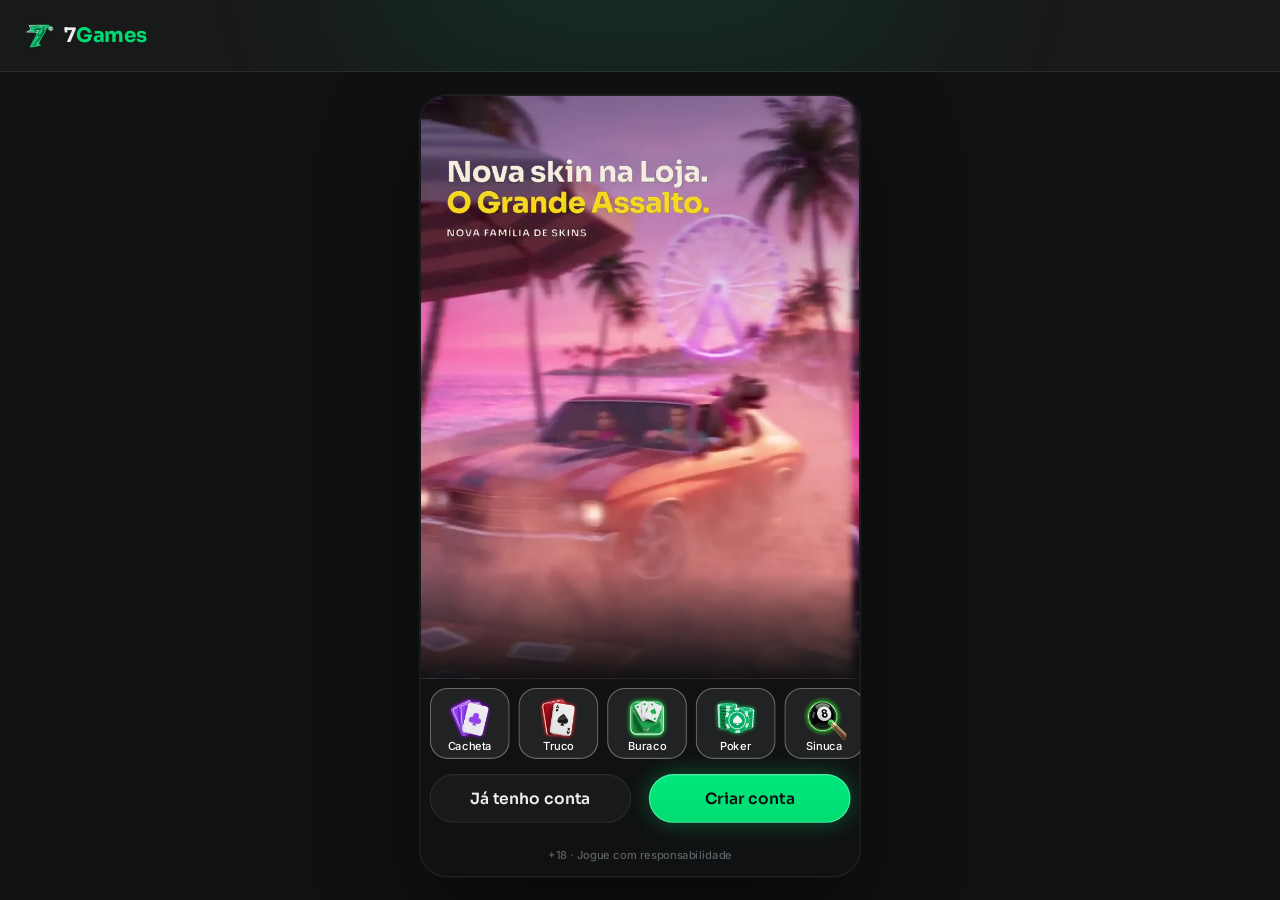
<file: index.html>
<!doctype html>
<html lang="pt-BR">
<head>
<meta charset="utf-8">
<meta name="viewport" content="width=device-width, initial-scale=1, viewport-fit=cover, user-scalable=no">
<meta name="robots" content="noindex, nofollow">
<meta name="theme-color" content="#141e2a">
<meta name="mobile-web-app-capable" content="yes">
<meta name="apple-mobile-web-app-capable" content="yes">
<meta name="apple-mobile-web-app-status-bar-style" content="black-translucent">
<title>7Games · protótipo</title>
<link rel="icon" href="assets/ui/logo_icon.webp">
<link rel="preconnect" href="https://fonts.googleapis.com">
<link rel="preconnect" href="https://fonts.gstatic.com" crossorigin>
<link rel="stylesheet" href="https://fonts.googleapis.com/css2?family=Inter:wght@400;500;600;700&family=Sora:wght@600;700;800&display=swap">
<link rel="stylesheet" href="css/tokens.css?v=7games-11261814">
<link rel="stylesheet" href="css/ui.css?v=7games-11261814">
<link rel="stylesheet" href="css/screens.css?v=7games-11261814">
<link rel="stylesheet" href="css/game.css?v=7games-11261814">
<link rel="stylesheet" href="css/desk.css?v=7games-11261814">
<link rel="stylesheet" href="css/missoes.css?v=7games-11261814">
</head>
<body>
<svg width="0" height="0" style="position:absolute" aria-hidden="true">
  <defs><clipPath id="hexclip" clipPathUnits="objectBoundingBox"><path id="hexpath" d=""/></clipPath></defs>
  <symbol id="s-E" viewBox="0 0 16 20"><path d="M8 0C5 4 0 7.5 0 11.5C0 14 2 16 4.5 16C5.7 16 6.8 15.5 7.5 14.7C7.3 16.6 6.5 18.3 5 20H11C9.5 18.3 8.7 16.6 8.5 14.7C9.2 15.5 10.3 16 11.5 16C14 16 16 14 16 11.5C16 7.5 11 4 8 0Z"/></symbol>
  <symbol id="s-C" viewBox="0 0 20 18.4"><path d="M10 18.35L8.55 17.03C3.4 12.36 0 9.28 0 5.5C0 2.420 2.42 0 5.5 0C7.24 0 8.91 0.81 10 2.09C11.09 0.81 12.76 0 14.5 0C17.58 0 20 2.42 20 5.5C20 9.28 16.6 12.36 11.45 17.04L10 18.35Z"/></symbol>
  <symbol id="s-O" viewBox="0 0 15 20"><path d="M7.5 0L15 10L7.5 20L0 10L7.5 0Z"/></symbol>
  <symbol id="s-P" viewBox="0 0 18 18.5"><path d="M9 0C11.3 0 13.2 1.9 13.2 4.2C13.2 5 13 5.7 12.6 6.3C13 6.2 13.4 6.1 13.8 6.1C16.1 6.1 18 8 18 10.3C18 12.6 16.1 14.5 13.8 14.5C12.5 14.5 11.3 13.9 10.5 12.9C10.7 14.9 11.6 16.8 13.1 18.5H4.9C6.4 16.8 7.3 14.9 7.5 12.9C6.7 13.9 5.5 14.5 4.2 14.5C1.9 14.5 0 12.6 0 10.3C0 8 1.9 6.1 4.2 6.1C4.6 6.1 5 6.2 5.4 6.3C5 5.7 4.8 5 4.8 4.2C4.8 1.9 6.7 0 9 0Z"/></symbol>
  <symbol id="i-copy" viewBox="0 0 448 512"><path d="M208 0H332.1c12.7 0 24.9 5.1 33.9 14.1l67.9 67.9c9 9 14.1 21.2 14.1 33.9V336c0 26.5-21.5 48-48 48H208c-26.5 0-48-21.5-48-48V48c0-26.5 21.5-48 48-48zM48 128h80v64H64V448H256V416h64v48c0 26.5-21.5 48-48 48H48c-26.5 0-48-21.5-48-48V176c0-26.5 21.5-48 48-48z"/></symbol>
  <symbol id="i-share" viewBox="0 0 448 512"><path d="M352 224c53 0 96-43 96-96s-43-96-96-96s-96 43-96 96c0 4 .2 8 .7 11.9l-94.1 47C145.4 170.2 121.9 160 96 160c-53 0-96 43-96 96s43 96 96 96c25.9 0 49.4-10.2 66.6-26.9l94.1 47c-.5 3.9-.7 7.8-.7 11.9c0 53 43 96 96 96s96-43 96-96s-43-96-96-96c-25.9 0-49.4 10.2-66.6 26.9l-94.1-47c.5-3.9 .7-7.8 .7-11.9s-.2-8-.7-11.9l94.1-47C302.6 213.8 326.1 224 352 224z"/></symbol>
  <symbol id="i-wa" viewBox="0 0 448 512"><path d="M380.9 97.1C339 55.1 283.2 32 223.9 32c-122.4 0-222 99.6-222 222 0 39.1 10.2 77.3 29.6 111L0 480l117.7-30.9c32.4 17.7 68.9 27 106.1 27h.1c122.3 0 224.1-99.6 224.1-222 0-59.3-25.2-115-67.1-157zm-157 341.6c-33.2 0-65.7-8.9-94-25.7l-6.7-4-69.8 18.3L72 359.2l-4.4-7c-18.5-29.4-28.2-63.3-28.2-98.2 0-101.7 82.8-184.5 184.6-184.5 49.3 0 95.6 19.2 130.4 54.1 34.8 34.9 56.2 81.2 56.1 130.5 0 101.8-84.9 184.6-186.6 184.6zm101.2-138.2c-5.5-2.8-32.8-16.2-37.9-18-5.1-1.9-8.8-2.8-12.5 2.8-3.7 5.6-14.3 18-17.6 21.8-3.2 3.7-6.5 4.2-12 1.4-32.6-16.3-54-29.1-75.5-66-5.7-9.8 5.7-9.1 16.3-30.3 1.8-3.7.9-6.9-.5-9.7-1.4-2.8-12.5-30.1-17.1-41.2-4.5-10.8-9.1-9.3-12.5-9.5-3.2-.2-6.9-.2-10.6-.2-3.7 0-9.7 1.4-14.8 6.9-5.1 5.6-19.4 19-19.4 46.3 0 27.3 19.9 53.7 22.6 57.4 2.8 3.7 39.1 59.7 94.8 83.8 35.2 15.2 49 16.5 66.6 13.9 10.7-1.6 32.8-13.4 37.4-26.4 4.6-13 4.6-24.1 3.2-26.4-1.3-2.5-5-3.9-10.5-6.6z"/></symbol>
  <symbol id="i-pen" viewBox="0 0 512 512"><path d="M362.7 19.3L314.3 67.7 444.3 197.7l48.4-48.4c25-25 25-65.5 0-90.5L453.3 19.3c-25-25-65.5-25-90.5 0zm-71 71L58.6 323.5c-10.4 10.4-18 23.3-22.2 37.4L1 481.2C-1.5 489.7 .8 498.8 7 505s15.3 8.5 23.7 6.1l120.3-35.4c14.1-4.2 27-11.8 37.4-22.2L421.7 220.3 291.7 90.3z"/></symbol>
  <symbol id="i-plus" viewBox="0 0 448 512"><path d="M256 80c0-17.7-14.3-32-32-32s-32 14.3-32 32v144H48c-17.7 0-32 14.3-32 32s14.3 32 32 32h144v144c0 17.7 14.3 32 32 32s32-14.3 32-32V288h144c17.7 0 32-14.3 32-32s-14.3-32-32-32H256V80z"/></symbol>
  <symbol id="i-chev-l" viewBox="0 0 320 512"><path d="M9.4 233.4c-12.5 12.5-12.5 32.8 0 45.3l192 192c12.5 12.5 32.8 12.5 45.3 0s12.5-32.8 0-45.3L77.3 256 246.6 86.6c12.5-12.5 12.5-32.8 0-45.3s-32.8-12.5-45.3 0l-192 192z"/></symbol>
  <symbol id="i-chev-r" viewBox="0 0 320 512"><path d="M310.6 233.4c12.5 12.5 12.5 32.8 0 45.3l-192 192c-12.5 12.5-32.8 12.5-45.3 0s-12.5-32.8 0-45.3L242.7 256 73.4 86.6c-12.5-12.5-12.5-32.8 0-45.3s32.8-12.5 45.3 0l192 192z"/></symbol>
  <symbol id="i-chev-l-light" viewBox="0 0 320 512"><path d="M20.7 267.3c-6.2-6.2-6.2-16.4 0-22.6l192-192c6.2-6.2 16.4-6.2 22.6 0s6.2 16.4 0 22.6L54.6 256 235.3 436.7c6.2 6.2 6.2 16.4 0 22.6s-16.4 6.2-22.6 0l-192-192z"/></symbol>
  <symbol id="i-chev-r-light" viewBox="0 0 320 512"><path d="M299.3 244.7c6.2 6.2 6.2 16.4 0 22.6l-192 192c-6.2 6.2-16.4 6.2-22.6 0s-6.2-16.4 0-22.6L265.4 256 84.7 75.3c-6.2-6.2-6.2-16.4 0-22.6s16.4-6.2 22.6 0l192 192z"/></symbol>
  <symbol id="i-x" viewBox="0 0 384 512"><path d="M324.5 411.1c6.2 6.2 16.4 6.2 22.6 0s6.2-16.4 0-22.6L214.6 256 347.1 123.5c6.2-6.2 6.2-16.4 0-22.6s-16.4-6.2-22.6 0L192 233.4 59.5 100.9c-6.2-6.2-16.4-6.2-22.6 0s-6.2 16.4 0 22.6L169.4 256 36.9 388.5c-6.2 6.2-6.2 16.4 0 22.6s16.4 6.2 22.6 0L192 278.6 324.5 411.1z"/></symbol>
  <symbol id="i-search" viewBox="0 0 512 512"><path d="M384 208A176 176 0 1 0 32 208a176 176 0 1 0 352 0zM343.3 366C307 397.2 259.7 416 208 416C93.1 416 0 322.9 0 208S93.1 0 208 0S416 93.1 416 208c0 51.7-18.8 99-50 135.3L507.3 484.7c6.2 6.2 6.2 16.4 0 22.6s-16.4 6.2-22.6 0L343.3 366z"/></symbol>
  <symbol id="i-check" viewBox="0 0 512 512"><path d="M256 512A256 256 0 1 0 256 0a256 256 0 1 0 0 512zM369 209L241 337c-9.4 9.4-24.6 9.4-33.9 0l-64-64c-9.4-9.4-9.4-24.6 0-33.9s24.6-9.4 33.9 0l47 47L335 175c9.4-9.4 24.6-9.4 33.9 0s9.4 24.6 0 33.9z"/></symbol>
  <symbol id="i-eye" viewBox="0 0 576 512"><path d="M288 32c-80.8 0-145.5 36.8-192.6 80.6C48.6 156 17.3 208 2.5 243.7c-3.3 7.9-3.3 16.7 0 24.6C17.3 304 48.6 356 95.4 399.4C142.5 443.2 207.2 480 288 480s145.5-36.8 192.6-80.6c46.8-43.5 78.1-95.4 93-131.1c3.3-7.9 3.3-16.7 0-24.6c-14.9-35.7-46.2-87.7-93-131.1C433.5 68.8 368.8 32 288 32zM144 256a144 144 0 1 1 288 0 144 144 0 1 1 -288 0zm144-64c0 35.3-28.7 64-64 64c-7.1 0-13.9-1.2-20.3-3.3c-5.5-1.8-11.9 1.6-11.7 7.4c.3 6.9 1.3 13.8 3.2 20.7c13.7 51.2 66.4 81.6 117.6 67.9s81.6-66.4 67.9-117.6c-11.1-41.5-47.8-69.4-88.6-71.1c-5.8-.2-9.2 6.1-7.4 11.7c2.1 6.4 3.3 13.2 3.3 20.3z"/></symbol>
  <symbol id="i-send" viewBox="0 0 512 512"><path d="M498.1 5.6c10.1 7 15.4 19.1 13.5 31.2l-64 416c-1.5 9.7-7.4 18.2-16 23s-18.9 5.4-28 1.6L284 427.7l-68.5 74.1c-8.9 9.7-22.9 12.9-35.2 8.1S160 493.2 160 480V396.4c0-4 1.5-7.8 4.2-10.7L331.8 202.8c5.8-6.3 5.6-16-.4-22s-15.7-6.4-22-.7L106 360.8 17.7 316.6C7.1 311.3 .3 300.7 0 288.9s5.9-22.8 16.1-28.7l448-256c10.7-6.1 23.9-5.5 34 1.4z"/></symbol>
  <symbol id="i-star" viewBox="0 0 576 512"><path d="M316.9 18C311.6 7 300.4 0 288.1 0s-23.4 7-28.8 18L195 150.3 51.4 171.5c-12 1.8-22 10.2-25.7 21.7s-.7 24.2 7.9 32.7L137.8 329 113.2 474.7c-2 12 3 24.2 12.9 31.3s23 8 33.8 2.3l128.3-68.5 128.3 68.5c10.8 5.7 23.9 4.9 33.8-2.3s14.9-19.3 12.9-31.3L438.5 329 542.7 225.9c8.6-8.5 11.7-21.2 7.9-32.7s-13.7-19.9-25.7-21.7L381.2 150.3 316.9 18z"/></symbol>
  <symbol id="i-star-o" viewBox="0 0 576 512"><path d="M287.9 0c9.2 0 17.6 5.2 21.6 13.5l68.6 141.3 153.2 22.6c9 1.3 16.5 7.6 19.3 16.3s.5 18.1-5.9 24.5L433.6 328.4l26.2 155.6c1.5 9-2.2 18.1-9.7 23.5s-17.3 6-25.3 1.7l-137-73.2L151 509.1c-8.1 4.3-17.9 3.7-25.3-1.7s-11.2-14.5-9.7-23.5l26.2-155.6L31.1 218.2c-6.5-6.4-8.7-15.9-5.9-24.5s10.3-14.9 19.3-16.3l153.2-22.6L266.3 13.5C270.4 5.2 278.7 0 287.9 0zm0 79L235.4 187.2c-3.5 7.1-10.2 12.1-18.1 13.3L99 217.9 184.9 303c5.5 5.5 8.1 13.3 6.8 21L171.4 443.7l105.2-56.2c7.1-3.8 15.6-3.7 22.6 0l105.2 56.2L384.2 324.1c-1.3-7.7 1.2-15.5 6.8-21l85.9-85.1L358.6 200.5c-7.8-1.2-14.6-6.1-18.1-13.3L287.9 79z"/></symbol>
</svg>

<!-- desktop (js/desk.js): header largo, menu e chat ao vivo em volta da coluna 9:16 -->
<header class="dkh" id="dkh"></header>
<aside class="dkl" id="dkl" aria-label="Menu"></aside>
<aside class="dkr" id="dkr" aria-label="Chat ao vivo"></aside>

<div class="stage-wrap"><div class="phone" id="phone">
  <div class="status" aria-hidden="true"><span>9:41</span><span class="island"></span>
    <span class="icons"><svg width="18" height="12" viewBox="0 0 18 12" fill="#fff"><rect x="0" y="8" width="3" height="4" rx="1"/><rect x="5" y="5.5" width="3" height="6.5" rx="1"/><rect x="10" y="3" width="3" height="9" rx="1"/><rect x="15" y="0" width="3" height="12" rx="1"/></svg><svg width="16" height="12" viewBox="0 0 16 12" fill="#fff"><path d="M8 2.2c2.3 0 4.4.9 6 2.4l1.1-1.1A10 10 0 0 0 8 .6 10 10 0 0 0 .9 3.5L2 4.6a8.4 8.4 0 0 1 6-2.4zm0 3.3c1.4 0 2.7.5 3.7 1.4l1.1-1.1A7 7 0 0 0 8 3.9a7 7 0 0 0-4.8 1.9l1.1 1.1c1-.9 2.3-1.4 3.7-1.4zm0 3.3c.6 0 1.1.2 1.5.6L8 11 6.5 9.4c.4-.4.9-.6 1.5-.6z"/></svg><svg width="27" height="13" viewBox="0 0 27 13" fill="none"><rect x=".5" y=".5" width="23" height="12" rx="3.5" stroke="#fff" opacity=".4"/><rect x="2" y="2" width="20" height="9" rx="2" fill="#fff"/><rect x="25" y="4.5" width="1.6" height="4" rx=".8" fill="#fff" opacity=".4"/></svg></span>
  </div>
  <div class="app" id="app">
    <!-- telas do app (renderizadas pelo js/screens.js) -->
    <section class="scr" id="view"></section>

    <!-- tela de jogo: os motores (js/games.js) desenham dentro dela -->
    <section class="scr game-scr" id="scr-game" hidden>
      <header class="hud" id="hud"></header>
      <div class="jogo" id="jogo"><div class="board" id="board"></div></div>
      <nav class="mnav" id="mnav">
        <button data-g="voltar"><span class="back"><svg><use href="#i-chev-l-light"/></svg></span><span>Voltar</span></button>
        <button data-g="chat"><img class="ic" src="assets/icons/chat.webp" alt=""><span>Chat</span></button>
        <button data-g="mesa"><img class="ic" src="assets/icons/friends.webp" alt=""><span>Mesa</span></button>
        <button data-g="voz"><img class="ic" id="micIco" src="assets/icons/microphone-off.webp" alt=""><span>Voz</span></button>
        <button data-g="ajustes"><img class="ic" src="assets/icons/gear.webp" alt=""><span>Ajustes</span></button>
      </nav>
    </section>

    <div class="toast" id="toast"><span class="hint-pill" id="toastTxt"></span></div>
    <div id="sheet"></div>
    <div id="overlay"></div>
  </div>
</div></div>

<script src="js/core.js?v=7games-11261814"></script>
<script src="js/ui.js?v=7games-11261814"></script>
<script src="js/screens.js?v=7games-11261814"></script>
<script src="js/loja.js?v=7games-11261814"></script>
<script src="js/social.js?v=7games-11261814"></script>
<script src="js/torneios.js?v=7games-11261814"></script>
<script src="js/sala.js?v=7games-11261814"></script>
<script src="js/missoes.js?v=7games-11261814"></script>
<script src="js/games.js?v=7games-11261814"></script>
<script src="js/sinuca.js?v=7games-11261814"></script>
<script src="js/desk.js?v=7games-11261814"></script>
<script src="js/boot.js?v=7games-11261814"></script>
</body>
</html>
</file>
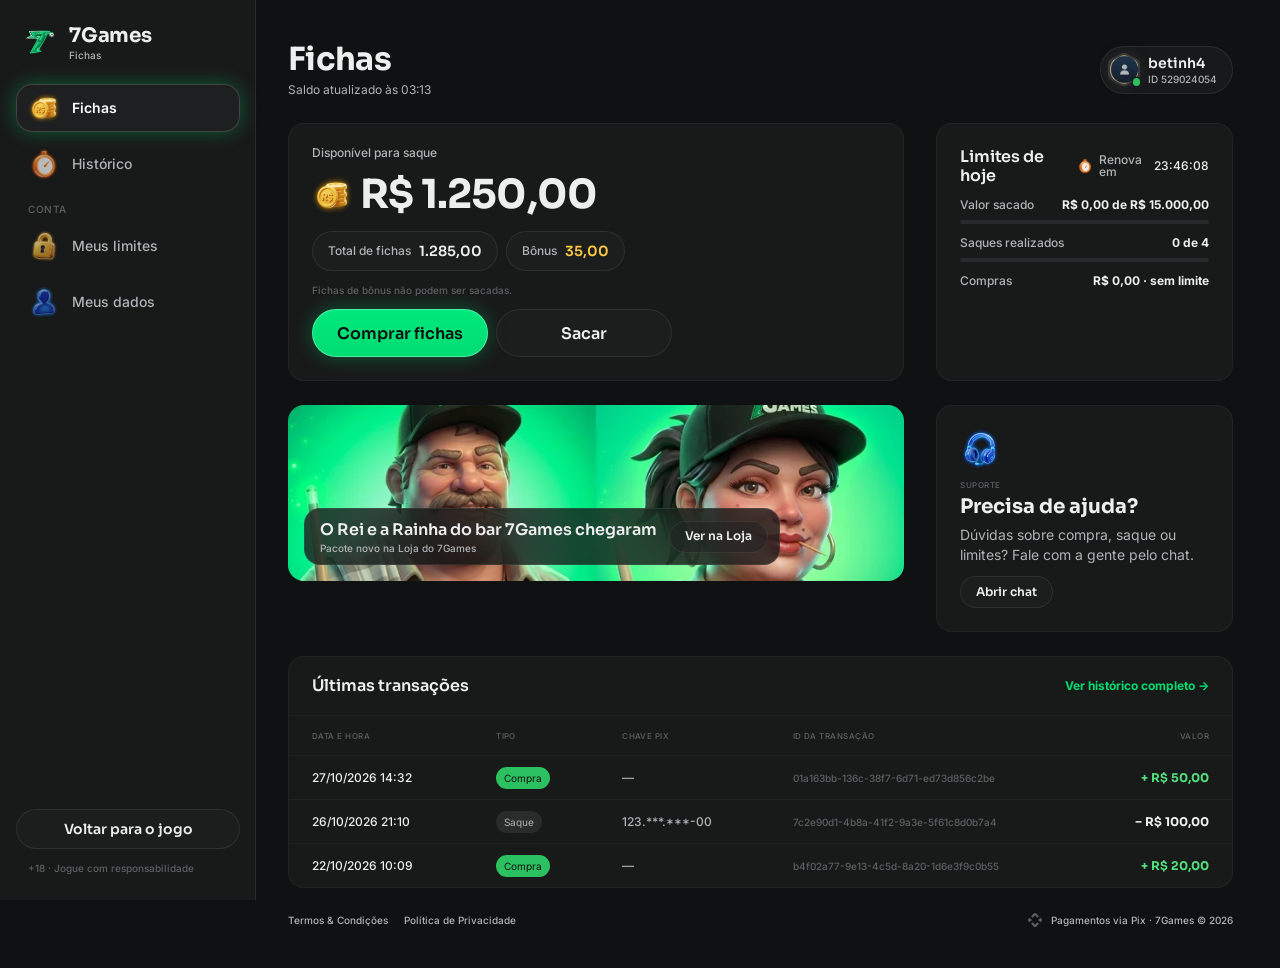
<file: fichas/index.html>
<!doctype html>
<html lang="pt-BR">
<head>
<meta charset="utf-8">
<meta name="viewport" content="width=device-width, initial-scale=1, viewport-fit=cover">
<meta name="robots" content="noindex, nofollow">
<meta name="theme-color" content="#101112">
<title>Fichas · 7Games</title>
<link rel="icon" href="../assets/ui/logo_icon.webp">
<link rel="preconnect" href="https://fonts.googleapis.com">
<link rel="preconnect" href="https://fonts.gstatic.com" crossorigin>
<link rel="stylesheet" href="https://fonts.googleapis.com/css2?family=Inter:wght@400;500;600;700&family=Sora:wght@600;700;800&display=swap">
<link rel="stylesheet" href="../css/tokens.css?v=20261119a">
<link rel="stylesheet" href="../css/ui.css?v=20261119a">
<link rel="stylesheet" href="fichas.css?v=20261119a">
</head>
<body>
<svg width="0" height="0" style="position:absolute" aria-hidden="true">
  <defs><clipPath id="hexclip" clipPathUnits="objectBoundingBox"><path id="hexpath" d=""/></clipPath></defs>
  <symbol id="i-chev-l-light" viewBox="0 0 320 512"><path d="M20.7 267.3c-6.2-6.2-6.2-16.4 0-22.6l192-192c6.2-6.2 16.4-6.2 22.6 0s6.2 16.4 0 22.6L54.6 256 235.3 436.7c6.2 6.2 6.2 16.4 0 22.6s-16.4 6.2-22.6 0l-192-192z"/></symbol>
  <symbol id="i-x" viewBox="0 0 384 512"><path d="M324.5 411.1c6.2 6.2 16.4 6.2 22.6 0s6.2-16.4 0-22.6L214.6 256 347.1 123.5c6.2-6.2 6.2-16.4 0-22.6s-16.4-6.2-22.6 0L192 233.4 59.5 100.9c-6.2-6.2-16.4-6.2-22.6 0s-6.2 16.4 0 22.6L169.4 256 36.9 388.5c-6.2 6.2-6.2 16.4 0 22.6s16.4 6.2 22.6 0L192 278.6 324.5 411.1z"/></symbol>
  <symbol id="i-check" viewBox="0 0 448 512"><path d="M438.6 105.4c12.5 12.5 12.5 32.8 0 45.3l-256 256c-12.5 12.5-32.8 12.5-45.3 0l-128-128c-12.5-12.5-12.5-32.8 0-45.3s32.8-12.5 45.3 0L160 338.7 393.4 105.4c12.5-12.5 32.8-12.5 45.3 0z"/></symbol>
  <symbol id="i-copy" viewBox="0 0 448 512"><path d="M208 0H332.1c12.7 0 24.9 5.1 33.9 14.1l67.9 67.9c9 9 14.1 21.2 14.1 33.9V336c0 26.5-21.5 48-48 48H208c-26.5 0-48-21.5-48-48V48c0-26.5 21.5-48 48-48zM48 128h80v64H64V448H256V416h64v48c0 26.5-21.5 48-48 48H48c-26.5 0-48-21.5-48-48V176c0-26.5 21.5-48 48-48z"/></symbol>
  <symbol id="i-pix" viewBox="0 0 24 24"><path d="M6.1 6.3 10.1 2.3a2.7 2.7 0 0 1 3.8 0l4 4-2.3 2.3-2.9-2.9a1 1 0 0 0-1.4 0L8.4 8.6 6.1 6.3zm11.8 11.4-4 4a2.7 2.7 0 0 1-3.8 0l-4-4 2.3-2.3 2.9 2.9a1 1 0 0 0 1.4 0l2.9-2.9 2.3 2.3zM2.3 10.1l1.6-1.6L7.4 12l-3.5 3.5-1.6-1.6a2.7 2.7 0 0 1 0-3.8zm19.4 0a2.7 2.7 0 0 1 0 3.8l-1.6 1.6-3.5-3.5 3.5-3.5 1.6 1.6z"/></symbol>
</svg>

<div class="fx">
  <aside class="side" id="side" aria-label="Menu"></aside>
  <div class="main">
    <header class="mtop" id="mtop"></header>
    <main class="page" id="page"></main>
    <footer class="foot" id="foot"></footer>
  </div>
</div>
<div class="veil" id="veil" hidden><section class="drawer" id="drawer" role="dialog" aria-modal="true"></section></div>
<div class="toast" id="toast"><span class="hint-pill" id="toastTxt"></span></div>

<script src="fichas.js?v=20261119a"></script>
</body>
</html>
</file>
<file: css/tokens.css>
/* 7Games · tokens do DS EstrelaGames (Rjx31bgpOt4m1U8DVKyWtd · modo 7Games), valores resolvidos 1:1 */
:root{
  color-scheme: dark;
  /* background */
  --bg-default:#101112; --bg-subtle:#181919; --bg-strong:#212223; --bg-raised:#28292a; --bg-inset:#010101; --bg-highlight:#ffffff14; --bg-chrome:#181919; --bg-divider:#28292a; --bg-band:#00000052;
  --bga-default-50:#10111280; --bga-default-75:#101112bf; --bga-subtle-50:#18191980; --bga-subtle-75:#181919bf;
  --bga-strong-25:#21222340; --bga-strong-50:#21222380; --bga-strong-75:#212223bf;
  --bga-secondary-16:#00dc7229; --bga-secondary-32:#00dc7252; --bga-accent-12:#ffc8411f;
  /* border */
  --border-muted:#ffffff14; --border-default:#212223; --border-strong:#383a3b; --border-focus:#00e87d;
  --border-hl-top:#ffffff29; --border-gold-top:#a7f5bfe5; --border-gold-bottom:#00e87d5c;
  /* text */
  --text-default:#edeeee; --text-muted:#b0b4b6; --text-link:#00dc72; --text-subtle:#5d6062; --text-disabled:#454849;
  --text-brand:#00dc72; --text-success:#52de7e; --text-error:#ff6b6e; --text-prize:#ffc841;
  --text-on-color:#ffffff; --text-on-color-muted:#ffffffd9; --text-on-color-subtle:#ffffffb2; --text-on-light:#101112;
  /* system */
  --sys-info:#0ef387; --sys-success:#2cc160; --sys-success-strong:#8cf0a9; --sys-warning:#ffbe2e; --sys-error:#ef4452;
  --sysa-success-25:#2cc16040; --sysa-error-25:#ef445240; --sysa-info-25:#3b74f540;
  --notification-error:#ef4452;
  /* effects */
  --hl-subtle:#ffffff29; --hl:#ffffff52; --hl-strong:#ffffff7a;
  --shadow-faint:#0000001f; --shadow-subtle:#0000003d; --shadow:#00000066; --shadow-strong:#00000080;
  --glow-info:#00e87d52; --glow-accent:#ffbe2e52; --glow-success:#52de7ea3; --glow-gold:#00dc7252; --glow-blue:#00dc72; --glow-red:#ff6b6e;
  /* surfaces */
  --surface-card-top:#181919; --surface-card-bottom:#101112; --surface-elevated-top:#28292a; --surface-elevated-bottom:#181919;
  /* buttons */
  --btn-primary-top:#00e87d; --btn-primary-bg:#1a7f48; --btn-secondary-border:#0ef387;
  --btn-disabled-top:#28292a; --btn-disabled-bg:#28292a; --btn-disabled-text:#454849;
  /* tabs */
  --tab-default-text:#b0b4b6; --tab-container:#212223; --input-border:#212223;
  --tab-padrao:#00e87d; --tab-padrao-tint:#00e87d3d; --tab-rosa:#e93d82; --tab-rosa-tint:#e93d823d;
  /* games */
  --game-truco:#e5484d; --game-paulista:#3b74f5; --game-cacheta:#8752f2; --game-tranca:#2cc160; --game-buraco:#1f9a4a;
  --game-poker:#0fa968; --game-sinuca:#2fa35a; --game-todos:#0ef387; --game-domino:#14b8a6; --game-dama:#f76b15; --game-xadrez:#5b6cff;
  --game-paulista-tint:#3b74f53d; --game-truco-tint:#e5484d3d; --game-cacheta-tint:#8752f23d; --game-buraco-tint:#1f9a4a3d; --game-poker-tint:#0fa9683d; --game-sinuca-tint:#2fa35a3d;
  /* crew */
  --crew-engenheiro:#4fb3ff; --crew-comandante:#f5c542; --crew-piloto:#ff5a36; --crew-navegador:#e86bff; --crew-explorador:#4dffb8;
  --crew-bar:#ff9f43; --crew-reis:#34d399; --crew-nobru:#3d8bff; --crew-inhui:#ff4fb0;
  /* famílias da página Skins (mesma cor da chamada do Truco) */
  --crew-laje:#ff7f50; --crew-portaria:#3ddc84; --crew-live:#b45cff; --crew-feira:#ffa62b; --crew-navalha:#ff4fb0; --crew-varzea:#5be37d; --crew-oficina:#3db8ff; --crew-posto:#ff3b4a; --crew-fliper:#a45cff; --crew-grau:#4fa3ff; --crew-palpite:#f2b233; --crew-assalto:#ff4fa3;
  /* stake / table */
  --stake-padrao-top:#145a32; --stake-padrao-bottom:#102e1b; --stake-iniciante-top:#1f9a4a; --stake-iniciante-bottom:#1f502c;
  --table-card-top:#1f5a4a; --table-card-bottom:#0f2e2a; --table-stake:#ffc841;
  --plus-bg:#52de7e; --plus-icon:#101112;
  --btn-success-top:#52de7e; --btn-success-bg:#1f9a4a; /* DS button-glass ☰ Type=Success (Comprar) */
  /* cards */
  --card-face:#ffffff; --card-border:#9ea2a4; --suit-red:#c72c3d; --suit-black:#141922; --back-top:#196b3d; --back-bottom:#093d20;
  /* seat timer */
  --seat-timer-track:#ffffff1f; --seat-timer:#0ef387;
  /* type */
  --f-display:"Sora", "Inter", system-ui, sans-serif;
  --f-ui:"Inter", system-ui, -apple-system, sans-serif;
  --f-call:"Industry", "Sora", sans-serif;
  /* marca · 7Games (sobrescreve) */
  --back-top:#1a7f48; --back-bottom:#102e1b; --btn-primary-text:#101112; --btn-primary-bg:#00dc72; --crew-nobru:#0EF387; --crew-inhui:#0EF387; --crew-rainha7games:#00DC72;
}
/* estilos de texto do DS */
.t-d3xl{font:700 64px/1.2 var(--f-display);letter-spacing:-.02em}
.t-d2xl{font:700 48px/1.2 var(--f-display);letter-spacing:-.02em}
.t-dxl{font:700 40px/1.2 var(--f-display);letter-spacing:-.02em}
.t-dl{font:700 32px/1.2 var(--f-display);letter-spacing:-.02em}
.t-dm{font:700 24px/1.2 var(--f-display);letter-spacing:-.01em}
.t-ds{font:700 20px/1.2 var(--f-display);letter-spacing:-.01em}
.t-dxs{font:600 16px/1.2 var(--f-display)}
.t-d2xs{font:600 14px/1.2 var(--f-display)}
.t-d3xs{font:600 12px/1.2 var(--f-display)}
.t-hm{font:700 20px/1.2 var(--f-ui)}
.t-ll{font:500 16px/1 var(--f-ui)} .t-lm{font:500 14px/1 var(--f-ui)} .t-ls{font:500 12px/1 var(--f-ui)} .t-lxs{font:500 10px/1 var(--f-ui)} .t-l2xs{font:500 8px/1 var(--f-ui)}
.t-link{font:700 12px/1.5 var(--f-ui)}
.t-p2xl{font:400 20px/1.5 var(--f-ui)} .t-pm{font:400 14px/1.5 var(--f-ui)} .t-ps{font:400 12px/1.5 var(--f-ui)}
</file>
<file: css/ui.css>
/* EstrelaGames · base + componentes do DS (Apple Gamer Style · Glass). Medidas 1:1 com o Figma (frame 375). */
*{box-sizing:border-box}
html,body{height:100%;margin:0}
body{background:#05080c;color:var(--text-default);font-family:var(--f-ui);-webkit-font-smoothing:antialiased;overflow:hidden;-webkit-text-size-adjust:100%}
button{font:inherit;color:inherit;border:0;background:none;padding:0;margin:0;cursor:pointer;-webkit-tap-highlight-color:transparent;text-align:inherit}
button:focus-visible,[role="button"]:focus-visible{outline:2px solid var(--border-focus);outline-offset:2px}
/* cards clicáveis são div[role=button]: o WebKit (iPhone) não estica os filhos de um <button> com flex */
[role="button"]{cursor:pointer;-webkit-tap-highlight-color:transparent;-webkit-user-select:none;user-select:none;outline:0}
input{font:inherit;color:inherit;border:0;background:none;outline:0;padding:0;margin:0;min-width:0}
img,video{display:block;max-width:100%;user-select:none;-webkit-user-drag:none}
video::-webkit-media-controls,video::-webkit-media-controls-start-playback-button,video::-webkit-media-controls-overlay-play-button{display:none!important;-webkit-appearance:none} /* sem botão de play: os vídeos são fundo */
svg{display:block}
[hidden]{display:none!important}
.ic{flex:none;object-fit:contain;pointer-events:none}

/* ---------- aparelho ---------- */
.stage-wrap{position:fixed;inset:0;display:flex;align-items:center;justify-content:center}
.phone{position:relative;width:375px;height:812px;background:var(--bg-subtle);overflow:hidden;border-radius:48px;box-shadow:0 0 0 10px #0c1016,0 0 0 11px #2a3340,0 40px 80px rgba(0,0,0,.6);transform-origin:center;display:flex;flex-direction:column}
.status{position:relative;flex:none;height:44px;display:flex;align-items:center;justify-content:space-between;padding:0 26px 0 32px;font:600 15px/1 var(--f-ui);background:var(--bg-subtle);z-index:60;pointer-events:none}
.status .island{position:absolute;left:50%;top:10px;width:118px;height:32px;margin-left:-59px;border-radius:20px;background:#000}
.status .icons{display:flex;gap:6px;align-items:center}
.app{position:relative;flex:1;min-height:0;overflow:hidden}
@media (max-width:520px){
  .phone{width:100vw;height:100vh;height:100dvh;border-radius:0;box-shadow:none;transform:none!important}
  .status{display:none}
  .app{padding-top:env(safe-area-inset-top,0px)}
}
.scr{position:absolute;inset:0;display:flex;flex-direction:column;background:var(--bg-subtle);overflow:hidden}
.app>.scr{top:env(safe-area-inset-top,0px)}
@media (min-width:521px){.app>.scr{top:0}}
.scroll{flex:1;min-height:0;overflow-y:auto;overflow-x:hidden;-webkit-overflow-scrolling:touch;scrollbar-width:none;overscroll-behavior:contain}
.scroll::-webkit-scrollbar,.hscroll::-webkit-scrollbar{display:none}
/* linha com rolagem lateral: sem clip, sangra até a borda da tela (regra Oct 26) */
.hscroll{display:flex;overflow-x:auto;overflow-y:visible;scrollbar-width:none;margin:0 -8px;padding:0 8px;scroll-padding:0 8px;-webkit-overflow-scrolling:touch}

/* ---------- ícones 3D ---------- */
.i16{width:16px;height:16px}.i20{width:20px;height:20px}.i24{width:24px;height:24px}.i28{width:28px;height:28px}.i32{width:32px;height:32px}.i36{width:36px;height:36px}.i40{width:40px;height:40px}.i48{width:48px;height:48px}

/* ---------- header-game (Mobile · Glass) ---------- */
.hdr{position:relative;flex:none;height:64px;display:flex;align-items:center;gap:4px;padding:8px 12px;background:var(--bg-subtle);overflow:hidden;z-index:20}
.hdr::before{content:"";position:absolute;left:48px;top:-70px;width:280px;height:140px;border-radius:50%;background:var(--glow-blue);filter:blur(60px);opacity:.15;pointer-events:none}
.hdr .side{position:relative;flex:1;min-width:0;display:flex;align-items:center;gap:4px}
.hdr .logo{width:24px;height:36px;display:grid;place-items:center;flex:none}
.hdr .logo img{width:25px;height:24px}
.cpill{flex:1;min-width:0;height:34px;display:flex;align-items:center;gap:2px;padding:4px;border-radius:999px;background:linear-gradient(90deg,#52de7e1a,#21222306),var(--bga-strong-50);box-shadow:inset 0 0 0 1px var(--border-muted);overflow:hidden}
.cpill.bonus{padding:4px 8px 4px 4px;background:linear-gradient(90deg,#21222306,#ffc8411a),var(--bga-strong-50)}
.cpill .ic{width:24px;height:24px}
.cpill .t{flex:1;min-width:0;display:flex;flex-direction:column;gap:2px;text-align:left}
.cpill .t small{font:500 8px/1 var(--f-ui);color:var(--text-muted)}
.cpill .t b{font:700 12px/10px var(--f-ui);color:var(--text-default);white-space:nowrap;overflow:hidden;text-overflow:ellipsis}
.cpill.bonus .t b{color:var(--text-prize)}
.cpill .plus{width:20px;height:20px;border-radius:10px;background:var(--plus-bg);display:grid;place-items:center;flex:none}
.cpill .plus svg{width:12px;height:12px;fill:var(--plus-icon)}
/* saldo com seta: abre o dropdown (DS header-game ◉ Expanded) */
.cpill .chev{width:20px;height:20px;display:grid;place-items:center;flex:none}
.cpill .chev svg{width:10px;height:10px;fill:var(--text-muted);transform:rotate(90deg);transition:transform .2s}
.cpill.open{box-shadow:inset 0 0 0 1px var(--border-strong)} .cpill.open .chev svg{transform:rotate(-90deg)}
.hdr .hbuy{flex:1;min-width:0}
/* dropdown do saldo (DS balance-panel) · celular: preso embaixo do header */
.baldrop{position:absolute;left:0;right:0;top:64px;bottom:0;z-index:45;background:var(--bga-default-75);animation:fade .15s both}
.balp{display:flex;flex-direction:column;gap:16px;max-height:100%;overflow:auto;padding:16px 16px 24px;background:var(--bg-subtle);border-radius:0 0 24px 24px;box-shadow:inset 0 -1px 0 var(--hl-subtle),0 16px 40px rgba(0,0,0,.4);animation:balIn .22s cubic-bezier(.2,.8,.2,1) both}
@keyframes balIn{from{transform:translateY(-12px);opacity:0}}
.balp .top{display:flex;justify-content:space-between;align-items:center}
.balp .top small{font:500 12px/1.2 var(--f-ui);color:var(--text-muted)}
.balp .tv{display:flex;align-items:center;gap:4px}
.balp .eye,.balp .x{display:grid;place-items:center;width:28px;height:28px}
.balp .eye svg{width:20px;height:20px;fill:var(--text-muted)}
.balp .x svg{width:12px;height:12px;fill:var(--text-muted);transform:rotate(-90deg)}
.balp .rows{display:flex;flex-direction:column;gap:12px}
.balp .kv{display:flex;justify-content:space-between;gap:12px;font:400 14px/1.4 var(--f-ui);color:var(--text-muted)}
.balp .kv b{font-weight:400;color:var(--text-default);font-variant-numeric:tabular-nums;text-align:right}
.balp hr{border:0;height:1px;background:var(--border-muted);margin:0}
.balp .acts{display:flex;gap:12px} .balp .acts .btn{flex:1}
/* Bônus Fidelidade (DS _loyalty-bonus): Resgatar quando tem valor · Juntando com a seta que abre as regras */
.fid{display:flex;flex-direction:column;gap:12px;padding:8px 12px 8px 8px;border-radius:24px;background:var(--bga-strong-50);box-shadow:inset 0 0 0 1px var(--border-muted)}
.fid.ready{flex-direction:row;align-items:center;gap:8px}
.fid .ic{width:28px;height:28px;flex:none}
.fid .t{flex:1;min-width:0;display:flex;flex-direction:column;gap:2px;text-align:left}
.fid .t b{font:400 14px/1.3 var(--f-ui);color:var(--text-default)}
.fid .t small{font:500 10px/1.2 var(--f-ui);color:var(--text-muted)}
.fid .v{font:400 14px/1 var(--f-ui);font-variant-numeric:tabular-nums}
.fid .row{display:flex;align-items:center;gap:8px;width:100%}
.fid .chev{width:20px;height:20px;display:grid;place-items:center;flex:none}
.fid .chev svg{width:10px;height:10px;fill:var(--text-muted);transform:rotate(90deg);transition:transform .2s}
.fid.open{border-radius:16px;padding:8px 12px 12px 8px} .fid.open .chev svg{transform:rotate(-90deg)}
.fid .more{display:flex;flex-direction:column;gap:12px}
.fid .wk{display:flex;flex-direction:column;gap:4px;padding:12px;border-radius:12px;background:var(--bga-default-50);box-shadow:inset 0 0 0 1px var(--border-muted)}
.fid .wk small{font:500 12px/1.2 var(--f-ui);color:var(--text-muted)}
.fid .wk b{font:700 20px/1.2 var(--f-display);color:var(--text-prize);font-variant-numeric:tabular-nums}
.fid p{margin:0;font:400 12px/1.5 var(--f-ui);color:var(--text-muted)}
.fid .kv{font-size:12px}
.hbell{position:relative;width:36px;height:36px;border-radius:18px;background:var(--bga-strong-50);box-shadow:inset 0 0 0 1px var(--border-muted);display:grid;place-items:center;flex:none}
.hbell .ic{width:28px;height:28px}
.hbell i{position:absolute;left:28px;top:0;width:8px;height:8px;border-radius:50%;background:var(--notification-error)}
.hbell i[hidden]{display:none}

/* ---------- header-avatar (hexágono com borda da tripulação) ---------- */
.hav{position:relative;display:inline-block;flex:none;width:var(--w,44px);height:var(--h,48px)}
.hav .gl{position:absolute;left:-4.5%;top:0;width:109%;aspect-ratio:1;border-radius:50%;background:var(--cc);filter:blur(calc(var(--w,44px) * .16));opacity:.45;pointer-events:none}
.hav .hx{position:absolute;inset:0;-webkit-clip-path:url(#hexclip);clip-path:url(#hexclip);background:var(--cc)}
.hav .hx img{position:absolute;inset:2px;width:calc(100% - 4px);height:calc(100% - 4px);object-fit:cover;object-position:center top;-webkit-clip-path:url(#hexclip);clip-path:url(#hexclip);background:var(--bg-raised)}
.hav .on{position:absolute;left:77%;top:75%;width:23%;aspect-ratio:1;border-radius:50%;background:var(--sys-success);box-shadow:0 0 0 1.5px var(--bg-subtle)}
.hav.xs{--w:24px;--h:26px}.hav.s{--w:32px;--h:35px}.hav.m{--w:44px;--h:48px}.hav.l{--w:56px;--h:60px}
.hav.xs .hx img,.hav.s .hx img{inset:1.5px;width:calc(100% - 3px);height:calc(100% - 3px)}
.hav.empty{height:var(--w)}
.hav.empty .av0{position:absolute;inset:4.5%;width:91%;height:91%}
.hav.empty .add{position:absolute;left:63.6%;top:63.6%;width:27.3%;height:27.3%;border-radius:50%;background:var(--plus-bg);box-shadow:0 0 0 1.2px var(--bg-subtle);display:grid;place-items:center}
.hav.empty .add svg{width:58%;height:58%;fill:var(--plus-icon)}

/* ---------- avatar circular (avatar-estrela-games) ---------- */
.av{position:relative;display:inline-block;vertical-align:middle;flex:none;width:var(--s,48px);height:var(--s,48px);border-radius:50%;background:linear-gradient(180deg,var(--surface-elevated-top),var(--surface-elevated-bottom));box-shadow:inset 0 0 0 var(--bw,2px) #ffffff29}
.av img{position:absolute;inset:var(--bw,2px);width:calc(100% - 2*var(--bw,2px));height:calc(100% - 2*var(--bw,2px));border-radius:50%;object-fit:cover;object-position:center top}
.av.s{--s:32px;--bw:1px}.av.m{--s:48px;--bw:2px}.av.l{--s:80px;--bw:3px}.av.xl{--s:120px;--bw:4px}
.av .lvl{position:absolute;left:50%;bottom:-4px;transform:translateX(-50%);padding:1px 6px;border-radius:999px;background:var(--bg-raised);box-shadow:0 0 0 2px var(--bg-default);font:600 12px/14px var(--f-display);white-space:nowrap}
.av.empty .ph{position:absolute;inset:25%;width:50%;height:50%;fill:#ffffff52}
.av .addb{position:absolute;left:63.3%;top:63.3%;width:36.7%;height:36.7%;border-radius:50%;background:var(--plus-bg);display:grid;place-items:center;box-shadow:0 0 0 3px var(--bg-subtle)}
.av .addb svg{width:50%;height:50%;fill:#fff}

/* ---------- navbar-glass ---------- */
.nav{position:absolute;left:16px;right:16px;bottom:calc(12px + env(safe-area-inset-bottom,0px));height:64px;display:flex;align-items:stretch;padding:4px;border-radius:24px;background:var(--bga-strong-75);box-shadow:inset 0 0 0 1px var(--border-muted);-webkit-backdrop-filter:blur(24px);backdrop-filter:blur(24px);z-index:30}
.nav>button{position:relative;flex:1;min-width:0;display:flex;flex-direction:column;align-items:center;justify-content:center;border-radius:20px}
.nav>button .ic{width:32px;height:32px;opacity:.75}
.nav>button>span{font:500 10px/1 var(--f-ui);color:var(--text-subtle);white-space:nowrap}
.nav>button.on{flex:none;width:104px;justify-content:flex-end;gap:2px;padding-bottom:6px;background:var(--bga-secondary-16);box-shadow:inset 0 0 0 1px var(--hl-subtle),0 0 20px var(--glow-info)}
.nav>button.on .ic{position:absolute;left:28px;top:-14px;width:48px;height:48px;opacity:1}
.nav>button.on .lr{width:100%;display:flex;align-items:center;justify-content:space-between;padding:0 8px}
.nav>button.on .lr span{font:500 10px/1 var(--f-ui);color:var(--text-on-color)}
.nav .lr i{width:16px;height:16px;display:grid;place-items:center}
.nav .lr svg{width:10px;height:16px;fill:var(--text-on-color)}

/* ---------- game-block ---------- */
.gb{position:relative;flex:none;width:72px;height:64px;border-radius:16px;display:flex;flex-direction:column;align-items:center;justify-content:center;padding:4px 0;background:var(--tab-container);box-shadow:inset 0 0 0 1px var(--hl);font:500 10px/1 var(--f-ui);color:var(--text-on-color);white-space:nowrap}
.gb .ic{width:40px;height:40px}
.gb.on{justify-content:flex-end;padding:0 0 6px;background:var(--gc);box-shadow:0 4px 12px var(--gs,transparent)}
.gb.on .ic{position:absolute;left:50%;top:-12px;width:60px;height:60px;margin-left:-30px}
.gb .lk{position:absolute;right:4px;top:4px;width:14px;height:14px;opacity:.8}
.gb.on .lk{display:none}
.games-row{gap:8px;padding-top:12px;margin-top:-12px}
.games-row .gb{width:72px}

/* ---------- tabs ---------- */
.tabs{display:flex;gap:2px;height:44px;padding:4px;border-radius:12px;background:var(--bg-raised);box-shadow:inset 0 0 0 1px var(--input-border)}
.tabs>button{position:relative;flex:1;min-width:0;height:34px;border-radius:8px;display:flex;align-items:center;justify-content:center;padding:8px 16px;font:500 12px/1 var(--f-ui);color:var(--tab-default-text);white-space:nowrap}
.tabs>button.on{background:var(--tc-tint);font:700 12px/18px var(--f-ui);color:var(--text-default)}
.tabs>button.on::after{content:"";position:absolute;left:50%;bottom:0;width:24px;height:3px;margin-left:-12px;border-radius:2px;background:var(--tc);box-shadow:0 0 8px var(--tc)}
.tabs>button .lk{font:500 9px/1 var(--f-ui);margin-left:4px;opacity:.7}
.tabs{--tc:var(--tab-padrao);--tc-tint:var(--tab-padrao-tint)}
.tabs.t-azul{--tc:var(--game-paulista);--tc-tint:var(--game-paulista-tint)}
.tabs.t-vermelha{--tc:var(--game-truco);--tc-tint:var(--game-truco-tint)}
.tabs.t-roxa{--tc:var(--game-cacheta);--tc-tint:var(--game-cacheta-tint)}
.tabs.t-verde{--tc:var(--game-buraco);--tc-tint:var(--game-buraco-tint)}
.tabs.t-rosa{--tc:var(--tab-rosa);--tc-tint:var(--tab-rosa-tint)}

/* ---------- button-glass ---------- */
.btn{display:inline-flex;align-items:center;justify-content:center;gap:8px;white-space:nowrap;transition:transform .12s,filter .12s;flex:none}
.btn:active{transform:scale(.97)}
.btn.l{height:48px;padding:0 24px;border-radius:24px;font:600 16px/1.2 var(--f-display)}
.btn.m{height:40px;padding:0 20px;border-radius:20px;font:600 14px/1.2 var(--f-display)}
.btn.s{height:32px;padding:0 16px;border-radius:16px;font:600 12px/1.2 var(--f-display)}
.btn.xl{height:56px;padding:0 24px;border-radius:28px;font:600 16px/1.2 var(--f-display)}
.btn.m44{height:44px;border-radius:22px}
.btn.pri{background:linear-gradient(180deg,var(--btn-primary-top),var(--btn-primary-bg));box-shadow:inset 0 0 0 1px var(--hl),0 0 20px var(--glow-info);color:var(--btn-primary-text)}
.btn.sec{background:var(--bga-strong-50);box-shadow:inset 0 0 0 1px var(--border-muted);color:var(--text-default)}
.btn.ok{background:linear-gradient(180deg,var(--btn-success-top),var(--btn-success-bg));box-shadow:inset 0 0 0 1px var(--hl),0 0 20px var(--glow-success);color:#fff}
.btn:disabled,.btn.dis{background:var(--btn-disabled-bg);box-shadow:none;color:var(--btn-disabled-text);pointer-events:none}
.btn.danger-txt{background:none;box-shadow:none;color:var(--text-error);font:500 14px/1 var(--f-ui)}
.btn.fill{flex:1;min-width:0}
.btn.wide{width:100%}
.btn .ic{width:20px;height:20px}

/* ---------- button-icon ---------- */
.bicon{width:40px;height:40px;border-radius:20px;display:grid;place-items:center;flex:none;background:var(--bga-strong-50);box-shadow:inset 0 0 0 1px var(--border-muted)}
.bicon .ic{width:24px;height:24px}
.bicon.s{width:32px;height:32px;border-radius:16px}.bicon.s .ic{width:20px;height:20px}
.bicon svg{width:14px;height:14px;fill:var(--text-default)}
.bicon.s28{width:28px;height:28px;border-radius:14px}.bicon.s28 svg{width:16px;height:16px}

/* ---------- tag ---------- */
.tag{display:inline-flex;align-items:center;gap:4px;padding:2px 8px;border-radius:999px;font:400 12px/18px var(--f-ui);white-space:nowrap;flex:none}
.tag.neutral{background:#ffffff14;color:var(--text-muted)}
.tag.gold{padding:3px 8px;background:#00dc7229;color:#fff;box-shadow:inset 0 0 0 1px #a7f5bf8c}
.tag.success{background:var(--sys-success);color:var(--bg-default)}
.tag.danger{background:var(--sys-error);color:var(--text-default)}
.tag.info{background:var(--sys-info);color:var(--text-default)}
.tag.live{background:var(--sys-error);color:var(--text-default)}
.tag.beginner{background:var(--game-buraco);color:var(--text-default)}

/* ---------- section-title ---------- */
.stitle{display:flex;align-items:center;justify-content:space-between;gap:16px}
.stitle .tx{flex:1;min-width:0;display:flex;flex-direction:column;gap:2px}
.stitle b{font:700 20px/1.2 var(--f-display);letter-spacing:-.01em}
.stitle small{font:500 12px/1 var(--f-ui);color:var(--text-muted)}
.trow{display:flex;align-items:center;justify-content:space-between;gap:8px}
.trow b{font:600 14px/1.2 var(--f-display)}
.trow small{font:500 10px/1 var(--f-ui);color:var(--text-subtle)}

/* ---------- page-top ---------- */
.ptop{flex:none;display:flex;align-items:center;justify-content:space-between;gap:8px;padding:8px;min-height:45px}
.ptop .l{display:flex;align-items:center;gap:8px;min-width:0}
.ptop .back{width:28px;height:28px;border-radius:14px;display:grid;place-items:center;background:var(--bga-strong-50);box-shadow:inset 0 0 0 1px var(--border-muted);flex:none}
.ptop .back svg{width:10px;height:16px;fill:var(--text-default)}
.ptop .tx{display:flex;flex-direction:column;min-width:0}
.ptop .tx b{font:600 16px/1.2 var(--f-display);white-space:nowrap;overflow:hidden;text-overflow:ellipsis}
.ptop .tx small{display:flex;align-items:center;gap:4px;font:500 10px/1 var(--f-ui);color:var(--text-muted)}
.ptop .tx small i{width:6px;height:6px;border-radius:50%;background:var(--sys-success)}

/* ---------- input-search / input ---------- */
.search{display:flex;align-items:center;gap:8px;height:40px;padding:0 16px 0 12px;border-radius:20px;background:var(--bga-strong-50);box-shadow:inset 0 0 0 1px var(--border-muted)}
.search svg{width:16px;height:16px;fill:var(--text-muted);flex:none}
.search input{flex:1;font:500 12px/1 var(--f-ui);color:var(--text-default)}
.search input::placeholder{color:var(--text-muted)}
.field{display:flex;flex-direction:column;gap:8px}
.field>label{font:500 14px/1 var(--f-ui);color:var(--text-default)}
.field .box{display:flex;align-items:center;gap:8px;height:40px;padding:8px 12px;border-radius:12px;background:var(--bga-strong-50);box-shadow:inset 0 0 0 1px var(--border-muted)}
.field .box:focus-within{box-shadow:inset 0 0 0 1px var(--border-focus)}
.field .box input{flex:1;font:400 14px/1.5 var(--f-ui);color:var(--text-default)}
.field .box input::placeholder{color:var(--text-disabled)}
.field .box button svg{width:20px;height:20px;fill:var(--text-muted)}

/* ---------- otp ---------- */
.otp{display:flex;gap:8px;justify-content:center}
.otp .bx{width:48px;height:56px;border-radius:12px;background:#ffffff14;display:grid;place-items:center;font:700 24px/1.2 var(--f-display);color:var(--text-default);box-shadow:inset 0 0 0 1px var(--border-muted)}
.otp .bx.act{background:#ffffff1f;box-shadow:inset 0 0 0 2px var(--border-focus),0 0 12px var(--glow-info)}
.otp .bx.act::after{content:"";width:2px;height:24px;background:var(--border-focus);animation:blink 1s steps(1) infinite}
@keyframes blink{50%{opacity:0}}
.otp-in{position:absolute;opacity:0;pointer-events:none;width:1px;height:1px}

/* ---------- progress ---------- */
.prog{height:4px;border-radius:999px;background:#ffffff1f;overflow:hidden;flex:1}
.prog i{display:block;height:100%;border-radius:inherit;background:var(--tab-padrao);transition:width .3s}

/* ---------- stake-pill ---------- */
.stakes{position:relative;height:128px;overflow:hidden;margin:0 -8px}
.stakes .track{position:absolute;top:8px;left:50%;transform:translateX(-50%);display:flex;align-items:center;gap:8px;height:112px}
.sp{position:relative;flex:none;display:flex;flex-direction:column;border-radius:16px;padding:4px 4px 0;background:linear-gradient(180deg,var(--surface-elevated-top),var(--surface-card-bottom));box-shadow:inset 0 0 0 1px #ffffff29,0 16px 40px var(--shadow);transition:width .25s,height .25s}
.sp .st{position:relative;flex:1;align-self:stretch;border-radius:12px;display:flex;flex-direction:column;align-items:center;justify-content:center;gap:4px;background:linear-gradient(180deg,var(--stake-padrao-top),var(--stake-padrao-bottom));box-shadow:inset 0 0 0 1px var(--hl-subtle),inset 0 2px 8px var(--shadow)}
.sp .v{display:flex;align-items:center;gap:4px;font:600 14px/1.2 var(--f-display);white-space:nowrap}
.sp .v .ic{width:14px;height:14px}
.sp .q{position:absolute;top:4px;right:4px;display:flex;align-items:center;gap:3px;padding:2px 5px;border-radius:8px;background:var(--bga-strong-50);font:500 8px/1 var(--f-ui);white-space:nowrap}
.sp .q::before{content:"";width:5px;height:5px;border-radius:50%;background:var(--sys-success)}
.sp .tg{padding:2px 6px;border-radius:6px;background:var(--bga-strong-50);font:500 8px/1 var(--f-ui);color:var(--text-success)}
.sp .ft{flex:none;display:flex;align-items:center;justify-content:center;gap:3px;padding:4px 0 5px;white-space:nowrap}
.sp .ft small{font:500 8px/1 var(--f-ui);color:var(--text-muted)}
.sp .ft b{font:500 8px/1 var(--f-ui)}
.sp.ini .st{background:linear-gradient(180deg,var(--stake-iniciante-top),var(--stake-iniciante-bottom))}
.sp.S{width:68px;height:68px;padding:4px}
.sp.S .q,.sp.S .ft,.sp.S .tg{display:none}
.sp.M{width:88px;height:88px}
.sp.M .v{font:600 16px/1.2 var(--f-display)} .sp.M .v .ic{width:18px;height:18px}
.sp.L{width:112px;height:112px}
.sp.L .v{font:700 20px/1.2 var(--f-display);letter-spacing:-.01em} .sp.L .v .ic{width:24px;height:24px}
.sp.L .ft b{font:500 10px/1 var(--f-ui)}
.sp.on{box-shadow:inset 0 0 0 2px var(--btn-secondary-border),0 0 20px var(--glow-info)}
.sp.on .st{background:linear-gradient(180deg,var(--btn-primary-top),var(--btn-primary-bg))}
.sp.on.ini .st{background:linear-gradient(180deg,var(--stake-iniciante-top),var(--stake-iniciante-bottom))}
.stake-grid{display:grid;grid-template-columns:repeat(3,minmax(0,1fr));gap:12px}
.stake-grid .sp{width:auto;height:88px}

/* ---------- table-glass (mesa aberta) ---------- */
.tg-row{display:grid;grid-template-columns:repeat(2,minmax(0,1fr));gap:16px 8px}
.tgl{position:relative;height:92px;border-radius:46px;padding:4px;display:flex;background:linear-gradient(180deg,var(--surface-elevated-top),var(--surface-card-bottom));box-shadow:inset 0 0 0 1px #ffffff29,0 16px 40px var(--shadow);text-align:left}
.tgl .felt{flex:1;align-self:stretch;min-width:0;display:flex;align-items:center;padding:10px 12px 6px 70px;border-radius:41px;background:linear-gradient(180deg,var(--table-card-top),var(--table-card-bottom));box-shadow:inset 0 0 0 1px var(--hl-subtle),inset 0 2px 8px var(--shadow)}
.tgl .vals{display:flex;flex-direction:column;gap:4px;min-width:0}
.tgl .vals b{font:600 14px/1.2 var(--f-display);color:var(--table-stake);white-space:nowrap}
.tgl .vals small{font:500 10px/1 var(--f-ui);color:#ffffffb2;white-space:nowrap}
.tgl .seats{display:flex;align-items:center;gap:2px;height:20px}
.tgl .seats .pl{display:flex}
.tgl .seats .pl span{width:20px;height:20px;border-radius:10px;overflow:hidden;background:var(--cc);margin-right:-6px;box-shadow:0 0 0 1px var(--table-card-bottom)}
.tgl .seats .pl span img{width:100%;height:100%;object-fit:cover;object-position:center top}
.tgl .seats em{font:600 12px/14px var(--f-display);font-style:normal;margin-left:8px}
.tgl .tab{position:absolute;left:50%;top:-8px;transform:translateX(-50%);padding:2px 8px;border-radius:8px;background:var(--surface-elevated-top);box-shadow:inset 0 0 0 1px var(--border-muted);font:500 10px/12px var(--f-ui);color:var(--text-subtle);white-space:nowrap}
.tgl .deck{position:absolute;left:14px;top:25px;width:52px;height:52px}
.tgl.locked .felt>*{opacity:.55}
.tgl.pool{border-radius:16px}
.tgl.pool .felt{border-radius:12px;position:relative;overflow:hidden;background:linear-gradient(180deg,#2fa35a,#145c32)}
.tgl.pool .felt::before{content:"";position:absolute;left:30%;top:0;bottom:0;border-left:1px solid #ffffff29}
.tgl.pool .pk{position:absolute;width:10px;height:10px;border-radius:50%;background:#000000b2;box-shadow:inset 0 0 0 1px #ffffff1f}

/* ---------- action-tile ---------- */
.atile{width:80px;height:64px;border-radius:16px;display:flex;flex-direction:column;align-items:center;justify-content:center;background:var(--bga-strong-50);box-shadow:inset 0 0 0 1px var(--border-muted);font:600 14px/1.2 var(--f-display);flex:none}
.atile .ic{width:28px;height:28px}

/* ---------- bottom sheet (sheet glass) ---------- */
.veil{position:absolute;inset:0;z-index:50;background:var(--bga-default-75);display:flex;align-items:flex-end;animation:fade .2s both}
.bsheet{position:relative;width:100%;max-height:calc(100% - 24px);display:flex;flex-direction:column;align-items:stretch;gap:12px;padding:8px 12px calc(24px + env(safe-area-inset-bottom,0px));border-radius:24px 24px 0 0;background:var(--bg-subtle);box-shadow:inset 0 1px 0 var(--hl-subtle),0 16px 40px var(--shadow);animation:up .28s cubic-bezier(.2,.9,.3,1) both;overflow:hidden}
.bsheet.g16{gap:16px}
.bsheet .handle{width:36px;height:4px;border-radius:2px;background:var(--border-muted);align-self:center;flex:none}
.bsheet .scroll{margin:0 -12px;padding:0 12px}
.sh-h{display:flex;align-items:center;gap:12px;flex:none}
.sh-h>.ic{width:36px;height:36px}
.sh-h .tx{flex:1;min-width:0;display:flex;flex-direction:column;gap:2px}
.sh-h .tx b{font:600 16px/1.2 var(--f-display)}
.sh-h .tx small{font:500 10px/1.2 var(--f-ui);color:var(--text-subtle)}
.sh-h .tx small.ok{display:flex;align-items:center;gap:6px;color:var(--sys-success)}
.sh-h .tx small.ok::before{content:"";width:8px;height:8px;border-radius:50%;background:var(--sys-success)}
.xbtn{width:32px;height:32px;border-radius:16px;display:grid;place-items:center;background:var(--bga-strong-50);box-shadow:inset 0 0 0 1px var(--border-muted);flex:none}
.xbtn svg{width:14px;height:14px;fill:var(--text-default)}
@keyframes up{from{transform:translateY(100%)}to{transform:none}}
@keyframes fade{from{opacity:0}}
@keyframes pop{from{transform:scale(.3);opacity:0}}

/* ---------- hint (pílula) / toast ---------- */
.hint-pill{display:inline-flex;align-items:center;gap:4px;padding:4px 12px;border-radius:999px;background:var(--bga-strong-75);box-shadow:inset 0 0 0 1px var(--hl-subtle);font:500 10px/1.2 var(--f-ui);color:var(--text-default);white-space:nowrap;-webkit-backdrop-filter:blur(12px);backdrop-filter:blur(12px)}
.toast{position:absolute;left:50%;top:72px;transform:translate(-50%,-8px);opacity:0;transition:opacity .2s,transform .2s;z-index:90;pointer-events:none;max-width:calc(100% - 32px)}
.toast .hint-pill{font-size:11px;padding:6px 14px;white-space:normal;text-align:center}
.toast.show{opacity:1;transform:translate(-50%,0)}

/* ---------- list / cells ---------- */
.cell{display:flex;flex-direction:column;gap:2px;padding:8px;border-radius:12px;background:var(--bga-strong-50);box-shadow:inset 0 0 0 1px var(--border-muted);min-width:0;flex:1}
.cell small{font:500 10px/1 var(--f-ui);color:var(--text-subtle)}
.cell b{font:600 14px/1.2 var(--f-display);white-space:nowrap}
.card-raised{border-radius:16px;background:var(--bg-raised)}
.muted{color:var(--text-muted)}.subtle{color:var(--text-subtle)}.prize{color:var(--text-prize)}.ok{color:var(--text-success)}.err{color:var(--text-error)}

@media (prefers-reduced-motion: reduce){*,*::before,*::after{animation-duration:.01ms!important;animation-iteration-count:1!important;transition-duration:.01ms!important}}
</file>
<file: css/screens.css>
/* EstrelaGames · layout das telas (frames do Figma · arquivo WkFIFdpiEMFdsQUZqbs5JA) */

/* ---------- Onboarding · M01 Boas-vindas ---------- */
.ob1{background:var(--bg-default)}
.ob1 .hero{position:relative;flex:1;min-height:0;overflow:hidden;background:#05080c}
.ob1 .hero video{position:absolute;inset:0;width:100%;height:100%;object-fit:cover;object-position:center top}
.ob1 .hero::after{content:"";position:absolute;left:0;right:0;bottom:0;height:96px;background:linear-gradient(180deg,#10111200,var(--bg-default));pointer-events:none}
.ob1 .bottom{flex:none;display:flex;flex-direction:column;gap:2px;padding-bottom:env(safe-area-inset-bottom,0px)}
.ob1 .copy{padding:8px 8px 0}
.ob1 .copy .hscroll{gap:8px}
.ob1 .acts{display:flex}
.ob1 .acts>div{flex:1;min-width:0;padding:12px 8px;display:flex}
.ob1 .acts .btn{flex:1}
.ob1 .legal{margin:0;padding:10px 0 14px;text-align:center;font:500 10px/1 var(--f-ui);color:var(--text-subtle)}

/* ---------- Onboarding · M02–M05 cadastro ---------- */
.ob{padding:12px 8px calc(24px + env(safe-area-inset-bottom,0px));gap:24px}
.ob .obtop{flex:none;display:flex;align-items:center;gap:12px}
.ob .obtop .back{width:32px;height:32px;border-radius:16px;display:grid;place-items:center;background:var(--bga-strong-50);box-shadow:inset 0 0 0 1px var(--border-muted);flex:none}
.ob .obtop .back svg{width:10px;height:16px;fill:var(--text-default)}
.ob .obtop span{font:500 12px/1 var(--f-ui);color:var(--text-muted);flex:none}
.ob .obc{flex:1;min-height:0;display:flex;flex-direction:column;justify-content:space-between;gap:24px;overflow-y:auto;scrollbar-width:none}
.ob .obc::-webkit-scrollbar{display:none}
.ob .obtx{display:flex;flex-direction:column;gap:8px}
.ob h1{margin:0;font:700 32px/1.2 var(--f-display);letter-spacing:-.02em}
.ob .obtx p{margin:0;font:400 14px/1.5 var(--f-ui);color:var(--text-muted)}
.ob .form{display:flex;flex-direction:column;gap:20px}
.ob .obft{display:flex;flex-direction:column;gap:12px;flex:none}
.ob .note{margin:0;font:500 10px/1.4 var(--f-ui);color:var(--text-subtle);text-align:center}
.ob .note a{color:var(--text-link);text-decoration:none}
.ob .resend{display:flex;align-items:center;justify-content:space-between;gap:8px;font:500 14px/1 var(--f-ui);color:var(--text-muted)}
.ob .checks{display:flex;flex-direction:column;gap:10px}
.ob .checks div{display:flex;align-items:center;gap:8px;font:500 12px/1 var(--f-ui);color:var(--text-subtle)}
.ob .checks svg{width:16px;height:16px;fill:var(--text-disabled)}
.ob .checks div.on{color:var(--text-default)}
.ob .checks div.on svg{fill:var(--sys-success)}
.ob .avatar-pick{display:flex;justify-content:center}
.ob .avatar-pick .av{box-shadow:inset 0 0 0 3px var(--btn-secondary-border),0 0 20px var(--glow-info)}
.ob .avail{display:flex;align-items:center;gap:6px;font:500 12px/1 var(--f-ui);color:var(--text-success)}
.ob .avail svg{width:14px;height:14px;fill:currentColor}
.ob .avail.err{color:var(--text-error)}
.ob .sugs{display:flex;flex-wrap:wrap;align-items:center;gap:8px}
.ob .sugs .sl{font:500 10px/1 var(--f-ui);color:var(--text-muted)}
.ob .sugs .tag{cursor:pointer;font:600 12px/14px var(--f-display);padding:4px 10px}

/* ---------- Lobby (Home sem skin) ---------- */
.lobby .glowtop{position:absolute;left:48px;top:-70px;width:280px;height:140px;border-radius:50%;background:var(--glow-blue);filter:blur(60px);opacity:.22;pointer-events:none;z-index:0}
.lobby .content{position:relative;display:flex;flex-direction:column;gap:12px;padding:12px 8px 96px}
.lobby .modos{display:flex;align-items:center;gap:8px}
.lobby .modos .tabs{flex:1;min-width:0}
.lobby .sec{display:flex;flex-direction:column;gap:8px}
.lobby .sec.open{gap:16px}
.lobby .soon-note{margin:-4px 0 0;font:500 12px/1.4 var(--f-ui);color:var(--text-subtle);text-align:center;padding:0 16px}

/* ---------- Home com skin (Jogos) ---------- */
.home{gap:12px}
.home .stage{position:relative;flex:1;min-height:0;margin:0 8px;border-radius:12px;overflow:hidden;background:#0b1220;box-shadow:inset 0 0 0 1px var(--border-strong)}
.home .stage video{position:absolute;inset:0;width:100%;height:100%;object-fit:cover;object-position:center top}
.home .stage .shade{position:absolute;left:0;right:0;bottom:0;height:320px;background:linear-gradient(180deg,#18191900,var(--bg-subtle));pointer-events:none}
.home .stage .ct{position:absolute;inset:0;display:flex;flex-direction:column;justify-content:space-between;gap:8px;padding:8px 8px calc(90px + env(safe-area-inset-bottom,0px))}
.home .stage .gl{display:flex;flex-direction:column;gap:8px;width:70px;min-height:0;overflow-y:auto;padding-top:12px;margin-top:-12px;scrollbar-width:none}
.home .stage .gl::-webkit-scrollbar{display:none}
.home .stage .gl .gb{width:70px;flex:none}
.home .stage .gl .gb:not(.on){background:#212223b8;-webkit-backdrop-filter:blur(12px);backdrop-filter:blur(12px)}
.home .stage .acts{display:flex;gap:8px;align-items:center}
.home .stage .acts .btn{flex:1;height:64px;border-radius:24px;font:600 16px/1.2 var(--f-display)}
.home .stage .acts .atile{-webkit-backdrop-filter:blur(12px);backdrop-filter:blur(12px)}
/* lobby (sem skin): Treino ao lado do Jogar, igual à Home com skin (Figma M01/D01, 03/11) */
.lobby .sec .acts{display:flex;gap:8px;align-items:center}
.lobby .sec .acts .btn{flex:1;height:64px;border-radius:24px;font:600 16px/1.2 var(--f-display)}
.home .rw-hint{position:absolute;left:50%;top:72px;transform:translateX(-50%);z-index:25}

/* ---------- fila (partida rápida / mesa) ---------- */
.qslots{display:grid;gap:8px}
.qslot{height:96px;border-radius:12px;background:var(--bga-strong-50);box-shadow:inset 0 0 0 1px var(--border-muted);display:flex;flex-direction:column;align-items:center;justify-content:center;gap:6px;font:500 10px/1 var(--f-ui);color:var(--text-subtle);min-width:0;padding:0 4px;text-align:center}
.qslot.filled{color:var(--text-default)}
.qslot .spin{width:28px;height:28px;border-radius:50%;border:3px solid var(--border-muted);border-top-color:var(--btn-primary-top);animation:spin 1s linear infinite}
.qslot b{font:500 10px/1.2 var(--f-ui);max-width:100%;overflow:hidden;text-overflow:ellipsis;white-space:nowrap}
@keyframes spin{to{transform:rotate(360deg)}}
.qcount{font:700 64px/1 var(--f-display);text-align:center;text-shadow:0 0 24px var(--glow-info)}
.qinfo{margin:0;font:500 12px/1.4 var(--f-ui);color:var(--text-muted);text-align:center}

/* ---------- Loja ---------- */
.pg-top{flex:none;display:flex;flex-direction:column;gap:2px}
.loja .content,.pack .content,.diamantes .content{display:flex;flex-direction:column;gap:16px;padding:0 8px calc(24px + env(safe-area-inset-bottom,0px))} /* sem navbar: a Loja abre pelo botão da Home */
.chips{gap:8px;padding:4px 8px}
.chip{flex:none;height:36px;display:flex;align-items:center;gap:6px;padding:0 12px 0 8px;border-radius:12px;background:var(--bga-strong-50);box-shadow:inset 0 0 0 1px var(--border-muted);font:500 12px/1 var(--f-ui);color:var(--text-default);white-space:nowrap}
.chip .ic{width:20px;height:20px}
.chip.on{background:var(--bga-secondary-16);box-shadow:inset 0 0 0 1.5px var(--btn-secondary-border),0 0 12px var(--glow-info);color:var(--text-on-color)}
.chip.big{height:40px}.chip.big .ic{width:24px;height:24px}
/* skin-pack-card */
.spk{position:relative;display:flex;flex-direction:column;text-align:left;width:100%}
.spk.L{height:176px;justify-content:space-between;padding:12px;border-radius:20px;overflow:hidden;background-color:var(--skin-art-base,#28292a);background-size:cover;box-shadow:inset 0 0 0 1px var(--border-muted)}
.spk.L::before{content:"";position:absolute;inset:0;background:linear-gradient(180deg,#28292a00 45%,#28292a 100%);pointer-events:none}
.spk.L>*{position:relative}
.spk.L .top{display:flex;gap:8px}
.spk.L .info{display:flex;align-items:center;justify-content:space-between;gap:12px}
.spk.L .info .tx{display:flex;flex-direction:column;min-width:0}
.spk.L .info b{font:600 16px/1.2 var(--f-display)}
.spk.L .info small{font:500 10px/1 var(--f-ui);color:var(--text-muted)}
.spk .tag{font-size:12px}
.spk.S{gap:6px}
.spk.S .art{position:relative;height:96px;border-radius:16px;overflow:hidden;background-color:#28292a;background-size:cover;box-shadow:inset 0 0 0 1px var(--border-muted)}
.spk.S .art::before{content:"";position:absolute;inset:0;background:linear-gradient(180deg,#28292a00 45%,#28292ad9 100%)}
.spk.S .art .tag{position:absolute;left:6px;top:6px;padding:2px 8px}
.spk.S .art .price{position:absolute;right:6px;bottom:6px;padding:3px 8px;border-radius:999px;background:var(--bga-strong-75);box-shadow:inset 0 0 0 1px var(--border-muted);font:500 10px/1 var(--f-ui);-webkit-backdrop-filter:blur(12px);backdrop-filter:blur(12px)}
.spk.S .art .lock{position:absolute;left:50%;top:28px;width:40px;height:40px;margin-left:-20px}
.spk.S.blocked .art{background:var(--bga-strong-75)}
.spk.S.blocked.t1 .art{background:linear-gradient(180deg,#e93d8214,#3a2a6440),var(--bga-strong-75)}
.spk.S.blocked.t2 .art{background:linear-gradient(180deg,#1fb6e814,#28292a40),var(--bga-strong-75)}
.spk.S.blocked .art::before{display:none}
.spk.S .tx{display:flex;flex-direction:column;padding-left:2px}
.spk.S .tx b{font:700 12px/1.5 var(--f-ui)}
.spk.S .tx small{font:500 8px/1 var(--f-ui);color:var(--text-muted)}
.packs{display:flex;flex-direction:column;gap:12px;padding:4px 0 8px}
.pgrid{display:grid;grid-template-columns:repeat(3,minmax(0,1fr));gap:12px 8px}
.loja .note{margin:0;font:500 12px/1 var(--f-ui);color:var(--text-muted);line-height:1.3}
.decks{display:grid;grid-template-columns:repeat(2,minmax(0,1fr));gap:12px}
.deckc{display:flex;flex-direction:column;align-items:center;gap:12px;padding:16px 12px;border-radius:16px;background:var(--bga-strong-50);box-shadow:inset 0 0 0 1px var(--border-muted)}
.deckc.on{box-shadow:inset 0 0 0 2px var(--btn-secondary-border),0 0 12px var(--glow-info)}
.deckc .dk{position:relative;width:64px;height:88px}
.deckc b{font:600 14px/1.2 var(--f-display);text-align:center}
/* página do pacote */
.pk-box{display:flex;flex-direction:column;gap:16px;padding:20px 16px;border-radius:16px;background:var(--bg-subtle)}
.pk-box.unl{gap:12px;padding-bottom:24px}
.crew-rows{display:flex;flex-direction:column;gap:16px}
.crew-row{display:flex;gap:4px}
.crew-row>div{flex:1;min-width:0;display:flex;flex-direction:column;align-items:center;gap:6px}
.crew-row>div small{font:500 10px/1 var(--f-ui);color:var(--text-muted);white-space:nowrap;overflow:hidden;text-overflow:ellipsis;max-width:100%}
.crew-row.duo{gap:12px}
.crew-row.duo>div{gap:8px}
.crew-row.duo>div small{font:500 12px/1 var(--f-ui)}
.uopt{display:flex;align-items:center;gap:12px;padding:12px 16px 12px 12px;border-radius:12px;background:var(--bg-raised);text-align:left;width:100%}
.uopt .ic{width:40px;height:40px}
.uopt .tx{flex:1;min-width:0;display:flex;flex-direction:column;gap:2px}
.uopt .tx b{font:500 14px/1 var(--f-ui)}
.uopt .tx small{font:500 10px/1.2 var(--f-ui);color:var(--text-muted)}
.uopt .pr{font:600 16px/1.2 var(--f-display)}
.uopt .pg{display:flex;flex-direction:column;align-items:flex-end;gap:6px;width:72px}
.uopt .pg b{font:600 14px/1.2 var(--f-display)}
.uopt .pg .tr{width:72px;height:6px;border-radius:3px;background:var(--bg-inset);overflow:hidden}
.uopt .pg .tr i{display:block;height:100%;border-radius:3px;background:var(--sys-success)}
.uopt.owned{box-shadow:inset 0 0 0 1px var(--sys-success)}
/* sheet desbloqueado / você ganhou */
.unlock{align-items:center;gap:16px;padding:8px 16px calc(32px + env(safe-area-inset-bottom,0px))}
.unlock .hero{position:relative;width:343px;max-width:100%;height:208px;flex:none}
.unlock .hero .av{position:absolute;margin-left:calc(var(--s) / -2)} /* left = 50% + deslocamento: centro da imagem, em qualquer largura */
.unlock h2{margin:0;font:700 24px/1.2 var(--f-display);letter-spacing:-.01em;text-align:center}
.unlock p{margin:0;font:500 14px/1.15 var(--f-ui);color:var(--text-muted);text-align:center}
.unlock .row{display:flex;gap:12px;width:100%}
.unlock .row .btn{flex:1}
/* character picker */
.picker{padding:0 8px calc(16px + env(safe-area-inset-bottom,0px));gap:12px}
.picker .stg{position:relative;flex:1;min-height:200px;border-radius:20px;overflow:hidden;background:#0b1220;box-shadow:inset 0 0 0 1px var(--border-muted);display:flex;flex-direction:column;justify-content:flex-end;padding:12px}
.picker .stg video{position:absolute;inset:0;width:100%;height:100%;object-fit:cover;object-position:center top}
.picker .stg::before{content:"";position:absolute;inset:0;background:linear-gradient(180deg,#21222300 50%,var(--bg-subtle) 100%);pointer-events:none;z-index:1}
.picker .arrow{position:absolute;top:50%;width:36px;height:36px;margin-top:-18px;border-radius:18px;display:grid;place-items:center;background:var(--bga-strong-75);box-shadow:inset 0 0 0 1px var(--border-muted);-webkit-backdrop-filter:blur(12px);backdrop-filter:blur(12px);z-index:2}
.picker .arrow svg{width:10px;height:16px;fill:var(--text-default)}
.picker .arrow.p{left:8px}.picker .arrow.n{right:8px}
.picker .ident{position:relative;z-index:2;display:flex;flex-direction:column;gap:2px}
.picker .ident b{font:700 20px/1.2 var(--f-display);letter-spacing:-.01em;text-transform:uppercase}
.picker .ident small{display:flex;align-items:center;gap:6px;font:500 10px/1.2 var(--f-ui);color:var(--text-muted)}
.picker .ident small i{width:8px;height:8px;border-radius:50%;background:var(--btn-secondary-border);flex:none}
.picker .crew{flex:none;display:flex;align-items:center;justify-content:center;gap:12px;height:56px}
.picker .crew button{width:48px;height:48px;border-radius:24px;overflow:hidden;background:var(--cc);box-shadow:inset 0 0 0 1px var(--border-muted);opacity:.55;flex:none;transition:all .2s}
.picker .crew button img{width:100%;height:100%;object-fit:cover;object-position:center top}
.picker .crew button.on{width:56px;height:56px;border-radius:28px;opacity:1;box-shadow:0 0 0 2.5px var(--btn-secondary-border),0 0 14px var(--glow-info)} /* seleção = ação: azul do DS, igual ao Figma */
.picker .acts{flex:none;display:flex;gap:8px}
.picker .acts .btn{flex:1}

/* ---------- Batalhas ---------- */
/* ---------- Torneios (opt-in) ---------- */
.tor .content{display:flex;flex-direction:column;gap:16px;padding:16px 16px 112px}
.tor .ttl{display:flex;flex-direction:column;gap:4px}
.tor .ttl h1{margin:0;font:700 24px/1.2 var(--f-display);letter-spacing:-.01em}
.tor .ttl p{margin:0;font:500 14px/1.15 var(--f-ui);color:var(--text-muted)}
.tor .hscroll{margin:0 -16px;padding:12px 16px 0;margin-top:-12px;gap:8px}
.tlist{display:flex;flex-direction:column;gap:16px}
/* tournament-card-estrela-games · borda e pano da table-glass, abas na borda de cima (prêmio no meio, status à esquerda, Infos à direita) */
.tcard{position:relative;display:flex;width:100%;padding:4px;border-radius:40px;background:linear-gradient(180deg,var(--surface-elevated-top),var(--surface-card-bottom));box-shadow:inset 0 0 0 1px #ffffff29,0 16px 40px var(--shadow);text-align:left}
.tcard .felt{flex:1;min-width:0;height:72px;display:flex;align-items:center;gap:12px;padding:8px 16px 8px 20px;border-radius:36px;background:linear-gradient(180deg,var(--table-card-top),var(--table-card-bottom));box-shadow:inset 0 0 0 1px var(--hl-subtle),inset 0 2px 8px var(--shadow)}
.tcard .jg{display:flex;flex-direction:column;align-items:center;gap:2px;flex:none}
.tcard .jg>.ic{width:40px;height:40px}
.tcard .jg small{display:flex;align-items:center;gap:2px;font:500 10px/1 var(--f-ui);color:var(--text-on-color-subtle)}
.tcard .jg small .ic,.tcard .tm .ic{width:12px;height:12px}
.tcard .info{flex:1;min-width:0;display:flex;flex-direction:column;gap:2px}
.tcard .info>b{font:600 14px/1.2 var(--f-display);white-space:nowrap;overflow:hidden;text-overflow:ellipsis}
.tcard .info>small{font:500 12px/1.2 var(--f-ui);color:var(--text-on-color-subtle);white-space:nowrap;overflow:hidden;text-overflow:ellipsis}
.tcard .tm{display:flex;align-items:center;gap:4px;font:500 12px/1.2 var(--f-ui);color:var(--text-on-color-subtle);white-space:nowrap}
.tcard .tm b{font:600 12px/14px var(--f-display);color:var(--text-default);font-variant-numeric:tabular-nums}
.tcard .tm b.live{color:var(--text-error)}
.tcard .ac{display:flex;flex-direction:column;align-items:center;gap:4px;flex:none}
.tcard .ac small{font:500 10px/1 var(--f-ui);color:var(--text-on-color-subtle);white-space:nowrap}
.tcard .ac small b{font-weight:500;color:var(--text-success)}
.tcard .tb{position:absolute;top:-10px;display:flex;align-items:center;gap:4px;padding:2px 12px;border-radius:10px;background:var(--surface-elevated-top);box-shadow:inset 0 0 0 1px var(--border-muted);font:500 12px/16px var(--f-ui);color:var(--text-on-color-subtle);white-space:nowrap}
.tcard .tb.pz{left:50%;transform:translateX(-50%)}
.tcard .tb.pz b{font:600 12px/16px var(--f-display);color:var(--table-stake)}
.tcard .tb.inf{right:40px;padding:2px 8px;color:var(--text-link)}
.tcard .st{position:absolute;left:40px;top:-11px;display:flex}
.tcard.end .jg>.ic{opacity:.56}
.tcard.end .info>b{color:var(--text-on-color-subtle)}
.tag.live i{width:6px;height:6px;border-radius:50%;background:currentColor}
.tempty .ec{width:96px;height:96px;border-radius:50%;display:grid;place-items:center;background:var(--bga-strong-50)}
.tempty .ec .ic{width:56px;height:56px}
/* sheet do torneio · Regras / Prêmios / Ranking */
.tsh .thead{display:flex;align-items:center;gap:12px}
.tsh .thead .gm{width:56px;height:56px;border-radius:16px;display:grid;place-items:center;background:var(--gt);flex:none}
.tsh .thead .gm .ic{width:40px;height:40px}
.tsh .thead .tx{flex:1;min-width:0;display:flex;flex-direction:column;gap:4px}
.tsh .thead b{font:700 20px/1.2 var(--f-display);letter-spacing:-.01em}
.tsh .thead small{font:500 12px/1.2 var(--f-ui);color:var(--text-muted)}
.tcd{display:flex;flex-direction:column;gap:8px;align-self:stretch}
.tcd>small{font:500 12px/1 var(--f-ui);color:var(--text-muted)}
.tcd .cells{display:flex;gap:8px}
.tcd .cells span{flex:1;display:flex;flex-direction:column;align-items:center;padding:8px;border-radius:12px;background:var(--bg-raised);box-shadow:inset 0 0 0 1px var(--border-muted)}
.tcd .cells b{font:700 20px/1.2 var(--f-display);font-variant-numeric:tabular-nums}
.tcd .cells small{font:500 10px/1 var(--f-ui);color:var(--text-muted)}
.tstats{display:flex;gap:8px}
.tstats .c{flex:1;min-width:0;display:flex;align-items:center;gap:12px;height:60px;padding:12px 16px;background:var(--bg-raised)}
.tstats .c .ic{width:36px;height:36px}
.tstats .c span{display:flex;flex-direction:column;min-width:0}
.tstats .c b{font:700 20px/1.2 var(--f-display);letter-spacing:-.01em;white-space:nowrap}
.tstats .c small{font:500 10px/1 var(--f-ui);color:var(--text-subtle)}
.trules{display:flex;flex-direction:column;gap:12px}
.trules div{display:flex;align-items:flex-start;gap:8px}
.trules .ic{width:16px;height:16px;flex:none;margin-top:1px}
.trules span{font:500 14px/1.3 var(--f-ui)}
.tprz,.trank{display:flex;flex-direction:column;gap:8px}
.tprz div{display:flex;align-items:center;gap:12px;padding:12px;border-radius:16px;background:linear-gradient(180deg,var(--surface-card-top),var(--surface-card-bottom));box-shadow:inset 0 0 0 1px var(--border-muted)}
.tprz b{flex:1;min-width:0;font:500 16px/1 var(--f-ui)}
.tprz em{font:500 14px/1 var(--f-ui);font-style:normal;color:var(--text-prize)}
.trank .rrow,.trank .rrow+.rrow{border-radius:16px;background:linear-gradient(180deg,var(--surface-card-top),var(--surface-card-bottom));box-shadow:inset 0 0 0 1px var(--border-muted)}
.trank .rrow.me{background:#0ef3872e;box-shadow:inset 0 0 0 1px var(--btn-primary-top)}
.trank .rrow.top>em{color:var(--text-brand)}
.trank .rrow .pts small.pz{color:var(--text-prize)}
.tcta{display:flex;flex-direction:column;gap:8px}
.tcta .qinfo,.task .qinfo{font-size:10px}
/* sheets de confirmação · confirmar, saldo insuficiente, cancelar, aviso de início */
.task{display:flex;flex-direction:column;align-items:center;gap:16px}
.task>.ic.hero{width:80px;height:80px}
.task .tx{display:flex;flex-direction:column;gap:8px;text-align:center}
.task h2{margin:0;font:700 24px/1.2 var(--f-display);letter-spacing:-.01em}
.task p{margin:0;font:500 14px/1.3 var(--f-ui);color:var(--text-muted)}
.task .tsum{align-self:stretch;display:flex;flex-direction:column;gap:8px;padding:12px 16px;border-radius:16px;background:var(--bg-raised);box-shadow:inset 0 0 0 1px var(--border-muted)}
.task .tsum div{display:flex;justify-content:space-between;align-items:center;font:500 14px/1 var(--f-ui);color:var(--text-muted)}
.task .tsum b{font:600 14px/1.2 var(--f-display);color:var(--text-default)}
.task .tsum b.err{color:var(--text-error)}
.task .tsum i{height:1px;background:var(--border-muted)}
.task .row{align-self:stretch;display:flex;gap:12px}
/* sheets da mesa (jogadores, chat da mesa) */
.room-list{display:flex;flex-direction:column;border-radius:8px;background:var(--bga-strong-50);overflow:hidden}
.room-list .pr{display:flex;align-items:center;gap:10px;padding:8px 12px;min-height:48px}
.room-list .pr b{flex:1;min-width:0;font:500 14px/1 var(--f-ui)}
.room-list .pr small{font:500 10px/1 var(--f-ui);color:var(--text-subtle)}
.room-list .pr small.ok{color:var(--sys-success)}
.room-list .pr.free b{color:var(--text-subtle)}
.room-info{display:flex;gap:8px}
.room-h{display:flex;justify-content:space-between;font:500 12px/1 var(--f-ui);color:var(--text-muted)}
.leave-btn{padding:12px 0;text-align:center;font:500 14px/1 var(--f-ui);color:var(--text-error);width:100%}
.room-chat{display:flex;flex-direction:column;gap:8px;max-height:132px;overflow-y:auto;scrollbar-width:none}
.room-chat::-webkit-scrollbar{display:none}

/* ---------- Chat ---------- */
.chat .gtabs{flex:none;gap:8px;padding:20px 8px 8px;margin:-12px 0 0}
.chat .feed{flex:1;min-height:0;overflow-y:auto;display:flex;flex-direction:column;padding:8px 0;scrollbar-width:none}
.chat .feed::-webkit-scrollbar{display:none}
.chat .feed .spacer{flex:1}
.chat .sys{padding:4px 0 8px;text-align:center;font:500 10px/1 var(--f-ui);color:var(--text-subtle)}
.cmsg{display:flex;flex-direction:column;gap:8px;padding:4px 16px}
.cmsg .row{display:flex;align-items:flex-start;gap:8px}
.cmsg .ln{flex:1;min-width:0;display:flex;flex-wrap:wrap;align-items:flex-start;gap:6px;padding-top:6px;font:500 14px/1.3 var(--f-ui);color:var(--text-default)}
.cmsg .ln .tx{flex:1;min-width:0;word-wrap:break-word}
.cmsg .ln b{font-weight:500}
.cmsg.of{background:#0ef3871f;box-shadow:inset 3px 0 0 #0ef387}
.cmsg.es{background:#ffc8411f;box-shadow:inset 3px 0 0 #ffc841}
.cmsg .badge{flex:none;display:inline-flex;align-items:center;gap:4px;height:18px;padding:2px 8px 2px 4px;border-radius:999px;font:500 10px/1 var(--f-ui);margin-top:-1px}
.cmsg .badge .ic{width:14px;height:14px}
.cmsg .badge.of{background:#0ef387;color:var(--btn-primary-text)}
.cmsg .badge.es{background:#ffc841;color:#101112}
.av.s.of img{object-fit:contain;padding:5px;background:var(--bg-raised)}
.ccard{display:flex;align-items:center;gap:12px;padding:12px;margin-left:40px;border-radius:16px;background:var(--bga-strong-50);box-shadow:inset 0 0 0 1px var(--border-muted)}
.ccard .ic{width:40px;height:40px}
.ccard .tx{flex:1;min-width:0;display:flex;flex-direction:column}
.ccard .tx small{font:500 8px/1 var(--f-ui);color:var(--text-muted);text-transform:uppercase;letter-spacing:.02em}
.ccard .tx b{font:600 16px/1.2 var(--f-display)}
.ccard .tx span{font:500 10px/1 var(--f-ui);color:var(--text-muted)}
.ccard .btn{flex:none}
.composer{flex:none;display:flex;flex-direction:column;gap:8px;padding:8px 12px calc(88px + env(safe-area-inset-bottom,0px))}
.composer .chint{display:flex;justify-content:space-between;font:500 10px/1 var(--f-ui);color:var(--text-muted)}
.composer .row{display:flex;align-items:center;gap:8px}
.composer .row .bicon svg{width:16px;height:16px;fill:var(--text-default)}
.composer .in{flex:1;min-width:0;height:40px;padding:0 16px;border-radius:20px;background:var(--bga-strong-50);box-shadow:inset 0 0 0 1px var(--border-muted);display:flex;align-items:center}
.composer .in input{flex:1;font:500 12px/1 var(--f-ui)}
.composer .in input::placeholder{color:var(--text-muted)}
.composer .send{width:40px;height:40px;border-radius:20px;display:grid;place-items:center;background:linear-gradient(180deg,var(--btn-primary-top),var(--btn-primary-bg));box-shadow:0 0 20px var(--glow-info);flex:none}
.composer .send svg{width:16px;height:16px;fill:#fff}
.amt-grid{display:grid;grid-template-columns:repeat(4,minmax(0,1fr));gap:8px}
.amt{height:44px;text-align:center;border-radius:12px;background:var(--bga-strong-50);box-shadow:inset 0 0 0 1px var(--border-muted);font:600 14px/1.2 var(--f-display)}
.amt.on{background:var(--bga-secondary-16);box-shadow:inset 0 0 0 1.5px var(--btn-secondary-border),0 0 12px var(--glow-info)}
.total{display:flex;align-items:center;justify-content:space-between;padding:12px 16px;border-radius:12px;background:var(--bg-raised)}
.total small{font:500 12px/1 var(--f-ui);color:var(--text-muted)}
.total b{font:700 20px/1.2 var(--f-display)}
.stepper{display:flex;align-items:center;justify-content:space-between;padding:4px 4px 4px 16px;border-radius:12px;background:var(--bga-strong-50);box-shadow:inset 0 0 0 1px var(--border-muted);font:600 14px/1.2 var(--f-display)}
.stepper div{display:flex;gap:4px}
.gtoast-card{position:absolute;left:16px;right:16px;top:102px;z-index:45;display:flex;align-items:center;gap:12px;padding:12px 16px 12px 12px;border-radius:16px;background:var(--bga-strong-75);-webkit-backdrop-filter:blur(24px);backdrop-filter:blur(24px);box-shadow:0 0 16px var(--sys-success);animation:fade .25s both}
.gtoast-card .ic{width:32px;height:32px}
.gtoast-card div{display:flex;flex-direction:column;gap:2px}
.gtoast-card b{font:600 14px/1.2 var(--f-display)}
.gtoast-card small{font:500 10px/1 var(--f-ui);color:var(--text-muted)}
/* Fichas · o + do saldo mostra "Redirecionando…" e abre a página de Fichas (M01/D01); na volta, o toast do saldo (M02/D02) */
.gtoast-card.fx{top:76px}
.redir{position:absolute;inset:0;z-index:130;display:grid;place-items:center;padding:0 32px;background:var(--bga-default-75);animation:fade .2s both}
.redir .card{width:100%;display:flex;flex-direction:column;align-items:center;gap:16px;padding:24px;border-radius:24px;background:var(--bga-strong-75);-webkit-backdrop-filter:blur(24px);backdrop-filter:blur(24px);box-shadow:0 0 24px var(--sys-info);text-align:center}
.redir .card>.ic{width:64px;height:64px}
.redir .tx{display:flex;flex-direction:column;gap:8px}
.redir .tx b{font:700 20px/1.2 var(--f-display);letter-spacing:-.01em}
.redir .tx span{font:500 12px/1.4 var(--f-ui);color:var(--text-muted)}
.redir .bar{display:block;width:100%;height:4px;border-radius:2px;background:var(--bg-inset);overflow:hidden}
.redir .bar i{display:block;width:0;height:100%;border-radius:2px;background:var(--tab-padrao);animation:redir 1.3s cubic-bezier(.3,.6,.4,1) forwards}
@keyframes redir{to{width:100%}}

/* ---------- Notificações (dropdown do sino) ---------- */
.ndrop{position:absolute;inset:calc(64px + env(safe-area-inset-top,0px)) 0 0;z-index:48;background:var(--bga-default-75);animation:fade .18s both}
.ndrop .panel{position:absolute;left:8px;right:8px;top:4px;max-height:calc(100% - 100px);display:flex;flex-direction:column;gap:12px;padding:12px;border-radius:20px;background:var(--bg-subtle);box-shadow:inset 0 0 0 1px var(--hl-subtle),0 16px 40px var(--shadow);animation:drop .22s cubic-bezier(.2,.9,.3,1) both}
@keyframes drop{from{transform:translateY(-12px);opacity:0}}
.ndrop .nh{display:flex;align-items:center;justify-content:space-between}
.ndrop .nh b{font:600 16px/1.2 var(--f-display)}
.ndrop .nh button{font:700 12px/1.5 var(--f-ui);color:var(--text-link)}
.nlist{display:flex;flex-direction:column;gap:8px;overflow-y:auto;scrollbar-width:none;min-height:0}
.nlist::-webkit-scrollbar{display:none}
.nitem{display:flex;align-items:flex-start;gap:12px;padding:12px;border-radius:16px;background:var(--bga-strong-50);box-shadow:inset 0 0 0 1px var(--border-muted);text-align:left;width:100%;cursor:pointer}
.nitem .itile{border-radius:12px;background:var(--bga-strong-50)}.nitem .itile .ic{width:28px;height:28px}
.nitem .tr{display:flex;align-items:center;gap:8px}
.nitem .tr i{width:8px;height:8px;border-radius:50%;background:var(--tab-padrao);flex:none}
.nitem .fav{flex:none;width:16px;height:16px}.nitem .fav .ic{width:16px;height:16px;opacity:.3}.nitem .fav.on .ic{opacity:1}
.nitem .tx{flex:1;min-width:0;display:flex;flex-direction:column;gap:4px}
.nitem .tx .tr b{flex:1;min-width:0;font:600 14px/1.2 var(--f-display)}
.nitem .tx>span:not(.tr){font:500 12px/1.2 var(--f-ui);color:var(--text-muted)}
.nitem .tx small{font:500 10px/1 var(--f-ui);color:var(--text-subtle)}
.nempty{display:flex;flex-direction:column;align-items:center;gap:8px;padding:24px 16px;text-align:center}
.nempty .ic{width:64px;height:64px}
.nempty b{font:600 16px/1.2 var(--f-display)}
.nempty span{font:500 12px/1.4 var(--f-ui);color:var(--text-muted)}

/* ---------- Perfil / Ajustes / Ranking / Histórico ---------- */
.pcontent{display:flex;flex-direction:column;gap:16px;padding:4px 8px 104px}
.phero{display:flex;align-items:center;gap:12px;padding:12px;border-radius:16px;background:var(--bga-strong-50);box-shadow:inset 0 0 0 1px var(--border-muted);min-height:96px}
.phero .hav .on{width:14px;height:14px;left:50px;top:54px;box-shadow:0 0 0 2px var(--bg-subtle)}
.phero .tx{flex:1;min-width:0;display:flex;flex-direction:column;gap:2px}
.phero .tx b{font:700 20px/1.2 var(--f-display);text-transform:uppercase;letter-spacing:-.01em;white-space:nowrap;overflow:hidden;text-overflow:ellipsis}
.phero .tx span{display:flex;align-items:center;gap:6px;font:500 10px/1 var(--f-ui);color:var(--text-muted)}
.phero .tx span i{width:8px;height:8px;border-radius:50%;background:var(--cc);flex:none}
.phero .tx small{font:500 8px/1 var(--f-ui);color:var(--text-subtle)}
.gcard{display:flex;flex-direction:column;border-radius:16px;background:var(--bga-strong-50);box-shadow:inset 0 0 0 1px var(--border-muted);overflow:hidden}
.stats{padding:4px 0}
.stats .r{display:flex}
.stats .c{flex:1;display:flex;align-items:center;gap:12px;height:60px;padding:14px 16px}
.stats .c .ic{width:36px;height:36px}
.stats .c span{display:flex;flex-direction:column}
.stats .c b{font:700 20px/1.2 var(--f-display);letter-spacing:-.01em}
.stats .c small{font:500 10px/1 var(--f-ui);color:var(--text-subtle)}
.li{display:flex;align-items:center;gap:12px;min-height:64px;padding:12px;text-align:left;width:100%}
.itile{width:40px;height:40px;border-radius:10px;display:grid;place-items:center;flex:none;background:linear-gradient(180deg,var(--surface-elevated-top),var(--surface-elevated-bottom))}
.itile .ic{width:32px;height:32px}
.li+.li{box-shadow:inset 0 1px 0 var(--border-muted)}
.li .tx{flex:1;min-width:0;display:flex;flex-direction:column;gap:4px}
.li .tx b{font:500 16px/1 var(--f-ui)}
.li .tx small{font:500 10px/1.2 var(--f-ui);color:var(--text-subtle)}
.li .val{font:500 14px/1 var(--f-ui);color:var(--text-muted);white-space:nowrap}
.li .val.warn{color:var(--sys-warning)}
.li .val.link{color:var(--text-link)}
.li>svg{width:8px;height:14px;fill:var(--text-subtle);flex:none}
.li .ic{width:28px;height:28px}
.tgl-sw{width:44px;height:26px;border-radius:13px;background:var(--bg-strong);position:relative;flex:none;transition:background .2s}
.tgl-sw::after{content:"";position:absolute;left:3px;top:3px;width:20px;height:20px;border-radius:50%;background:#fff;transition:transform .2s}
.tgl-sw.on{background:var(--sys-success)}
.tgl-sw.on::after{transform:translateX(18px)}
.grp{display:flex;flex-direction:column;gap:6px}
.grp>small{padding:0 4px;font:500 10px/1 var(--f-ui);color:var(--text-subtle);letter-spacing:.04em}
.logout{height:55px;text-align:center;border-radius:16px;background:var(--bga-strong-50);box-shadow:inset 0 0 0 1px var(--border-muted);font:600 14px/1.2 var(--f-display);color:var(--text-error);width:100%}
.hfilters{gap:8px}
.hsum{display:flex;gap:12px}
.hsum>div{flex:1;min-width:0;display:flex;flex-direction:column;gap:4px;padding:12px;border-radius:12px;background:linear-gradient(180deg,var(--surface-card-top),var(--surface-card-bottom))}
.hsum small{font:500 10px/1 var(--f-ui);color:var(--text-subtle)}
.hsum b{font:600 14px/1.2 var(--f-display)}
.hday{font:500 10px/1 var(--f-ui);color:var(--text-subtle);letter-spacing:.04em}
.hlist{display:flex;flex-direction:column;gap:8px}
.hrow{display:flex;align-items:center;gap:12px;padding:10px 12px;border-radius:12px;background:linear-gradient(180deg,var(--surface-card-top),var(--surface-card-bottom));box-shadow:inset 0 1px 0 #ffffff29}
.hrow>i{width:10px;height:10px;border-radius:50%;background:var(--gc);flex:none}
.hrow .tx{flex:1;min-width:0;display:flex;flex-direction:column;gap:2px}
.hrow .tx b{font:500 16px/1 var(--f-ui);white-space:nowrap;overflow:hidden;text-overflow:ellipsis}
.hrow .tx small{font:500 10px/1 var(--f-ui);color:var(--text-subtle)}
/* ranking */
.rk .content{display:flex;flex-direction:column;gap:12px;padding:4px 8px 16px}
.rrace{position:relative;height:240px;flex:none}
.rrace .glw{position:absolute;left:40px;top:24px;width:280px;height:180px;border-radius:50%;background:var(--gc,var(--game-todos));filter:blur(60px);opacity:.35}
.podium{position:absolute;left:8px;right:8px;top:4px;bottom:0;display:flex;align-items:flex-end;justify-content:center;gap:8px}
.podium .p{flex:1;display:flex;flex-direction:column;align-items:center;gap:6px;min-width:0}
.podium .p b{font:600 14px/1.2 var(--f-display);white-space:nowrap;overflow:hidden;text-overflow:ellipsis;max-width:100%}
.podium .p small{font:500 10px/1 var(--f-ui);color:var(--text-muted)}
.podium .p .blk{width:100%;border-radius:12px;background:var(--bga-strong-50);box-shadow:inset 0 0 0 1px var(--border-muted);display:grid;place-items:center;font:700 32px/1.2 var(--f-display);letter-spacing:-.02em}
.podium .p.n1 .blk{height:104px;background:linear-gradient(180deg,var(--btn-primary-top),var(--btn-primary-bg));box-shadow:0 0 20px var(--glow-info)}.podium .p.n2 .blk{height:72px}.podium .p.n3 .blk{height:56px}
.rlist{border-radius:16px;background:var(--bga-strong-50);box-shadow:inset 0 0 0 1px var(--border-muted);overflow:hidden;flex:none}
.rrow{display:flex;align-items:center;gap:12px;padding:10px 12px;min-height:53px;width:100%;text-align:left}
.rrow+.rrow{box-shadow:inset 0 1px 0 var(--border-muted)}
.rrow>em{width:22px;font:700 14px/1 var(--f-display);font-style:normal;text-align:center;color:var(--text-muted)}
.rrow .tx{flex:1;min-width:0;display:flex;flex-direction:column;gap:3px}
.rrow .tx b{font:600 14px/1.2 var(--f-display);white-space:nowrap;overflow:hidden;text-overflow:ellipsis}
.rrow .tx small{font:500 10px/1 var(--f-ui);color:var(--text-subtle)}
.rrow .pts{display:flex;flex-direction:column;align-items:flex-end;gap:3px}
.rrow .pts b{font:600 14px/1.2 var(--f-display)}
.rrow .pts small{font:500 10px/1 var(--f-ui);color:var(--text-success)}
.rrow .pts small.dn{color:var(--text-error)}.rrow .pts small.eq{color:var(--text-subtle)}
.rrow.me{border-radius:16px;background:#0ef3872e;box-shadow:inset 0 0 0 1px var(--btn-primary-top)}
.rme{flex:none;padding:4px 8px calc(8px + env(safe-area-inset-bottom,0px));box-shadow:inset 0 1px 0 #ffffff29}
/* card do jogador */
.pcard{display:flex;flex-direction:column;align-items:center;gap:12px;padding:20px 16px 24px;text-align:center}
.pcard .onl{display:flex;align-items:center;gap:6px;font:500 12px/1 var(--f-ui);color:var(--sys-success)}
.pcard .onl::before{content:"";width:8px;height:8px;border-radius:50%;background:var(--sys-success)}
.pcard h3{margin:0;font:700 24px/1.2 var(--f-display)}
.pcard .sub{font:500 12px/1 var(--f-ui);color:var(--text-muted)}
.pcard .st3{display:flex;gap:8px;width:100%}
.pcard .st3 .cell{align-items:center}
.pcard .st3 .cell b{font:700 20px/1.2 var(--f-display)}
.pcard .rk-h{align-self:flex-start;font:600 10px/1 var(--f-ui);color:var(--text-subtle);letter-spacing:.04em}
.pcard .rk-rows{width:100%;display:flex;flex-direction:column;gap:8px}
.pcard .rk-rows div{display:flex;align-items:center;gap:12px;padding:10px 12px;border-radius:12px;background:var(--bga-strong-50);text-align:left}
.pcard .rk-rows .ic{width:28px;height:28px}
.pcard .rk-rows span{flex:1;display:flex;flex-direction:column;gap:2px;font:600 14px/1.2 var(--f-display)}
.pcard .rk-rows span small{font:500 10px/1 var(--f-ui);color:var(--text-muted)}
.pcard .rk-rows b{font:700 16px/1.2 var(--f-display)}
.pcard .rk-rows em{font:500 10px/1 var(--f-ui);font-style:normal;color:var(--text-success)}
.pcard .row{display:flex;gap:12px;width:100%}
.pcard .row .btn{flex:1}
.room-chat .cmsg{padding:4px 0}
.room-chat .ccard{margin-left:40px}
.chat .feed>*,.room-chat>*{flex-shrink:0}


.rkf{display:flex;align-items:center;gap:8px;height:40px;flex:none;margin:0 -8px;padding:0 8px}
.rkf .chip{flex:none}
.gb.mini{flex:1;width:auto;min-width:0;height:64px;padding:2px 0 4px;gap:2px;background:none;box-shadow:none;font-size:9px;overflow:visible}
.gb.mini .ic{width:36px;height:36px}
.gb.mini.on{background:var(--gc);justify-content:center;padding:2px 0 4px}
.gb.mini.on .ic{position:static;width:36px;height:36px;margin:0}
.gb.mini .lk{display:none}

/* Sinuca: jogo 3D em tela cheia (iframe sinuca/index.html#embed) */
.sinuca-scr{z-index:40;background:#05080c;padding-bottom:env(safe-area-inset-bottom,0px)}
.sinuca-scr iframe{display:block;width:100%;height:100%;border:0;background:#05080c}
.lobby .credit{margin:0;padding:0 16px;font:500 9px/1.4 var(--f-ui);color:var(--text-subtle);opacity:.8;text-align:center}

/* ---------- diamantes (Figma Loja › 6 · Diamantes D01–D07) ---------- */
.ic.dia{width:14px;height:14px;flex:none}
.btn .ic.dia{width:16px;height:16px;margin-right:-4px}
.spk.S .art .price{display:flex;align-items:center;gap:2px;padding:2px 8px 2px 4px}
.uopt .pr{display:flex;align-items:center;gap:4px}
.uopt .pr .ic.dia{width:20px;height:20px}
.pk-box .unote{margin:0;font:500 10px/1.3 var(--f-ui);color:var(--text-muted)}
/* _Diamantes/saldo: o mesmo vidro do saldo do header, com tom azul do diamante */
.ptop .dpill{flex:none;width:auto;gap:4px;background:linear-gradient(90deg,#4fb8ff1f,#21222306),var(--bga-strong-50)}
.ptop .dpill .t{flex:none}
.dsaldo{display:flex;align-items:center;gap:12px;padding:16px;border-radius:16px;background:var(--bg-raised)}
.dsaldo .ic{width:48px;height:48px}
.dsaldo .tx{display:flex;flex-direction:column;gap:4px}
.dsaldo small{font:500 12px/1 var(--f-ui);color:var(--text-muted)}
.dsaldo b{font:700 24px/1.2 var(--f-display)}
.dgrid{display:grid;grid-template-columns:repeat(2,minmax(0,1fr));gap:12px}
.dpack{position:relative;display:flex;flex-direction:column;align-items:center;gap:4px;padding:16px 12px 12px;border-radius:16px;background:var(--bga-strong-50);box-shadow:inset 0 0 0 1px var(--border-muted)}
.dpack .tag{position:absolute;right:8px;top:8px}
.dpack .art{width:80px;height:80px;object-fit:contain}
.dpack b{font:700 24px/1.2 var(--f-display)}
.dpack small{font:500 10px/1 var(--f-ui);color:var(--text-muted)}
.dpack .btn{width:100%;margin-top:8px}
.diamantes .note{margin:0;font:500 12px/1.3 var(--f-ui);color:var(--text-muted)}
/* D03 · confirmação da loja do celular (referência da tela do sistema) */
.native .nprod{display:flex;align-items:center;gap:12px;width:100%}
.native .nic{width:56px;height:56px;border-radius:12px;display:grid;place-items:center;background:var(--bg-raised);flex:none}
.native .nic img{width:36px;height:36px}
.native .nprod .tx{display:flex;flex-direction:column;gap:4px;min-width:0}
.native .nprod b{font:500 14px/1.2 var(--f-ui)}
.native .nprod small{font:500 10px/1 var(--f-ui);color:var(--text-muted)}
.native .ndet{width:100%;border-radius:12px;background:var(--bg-raised)}
.native .ndet>div{display:flex;align-items:center;justify-content:space-between;padding:12px 16px;font:500 12px/1.2 var(--f-ui)}
.native .ndet>div+div{box-shadow:inset 0 1px 0 var(--border-muted)}
.native .ndet small{font:inherit;color:var(--text-muted)}
.native .ndet b{font:600 16px/1.2 var(--f-display)}
.native .nnote{font-size:10px;line-height:1.3}
/* D04 · "Você recebeu" */
.unlock .hero .dart{position:absolute;left:50%;top:32px;width:144px;height:144px;margin-left:-72px;object-fit:contain}

/* ---------- Ranking (06/11) · Diário | Semanal + Alto | Médio | Baixo empilhados ---------- */
.rkfl{display:flex;flex-direction:column;flex:none}

/* ---------- Criar sala (06/11 · Figma ✲ ❘ Criar sala CS01–CS17) ---------- */
.bsheet.sala{max-height:calc(100% - 56px);overflow-y:auto;scrollbar-width:none;overscroll-behavior:contain}
.bsheet.sala::-webkit-scrollbar{display:none}
.bsheet.sala>*{flex:none}
.sala .fld{display:flex;flex-direction:column;gap:8px}
.sala .lbl{font:500 12px/1 var(--f-ui);color:var(--text-subtle)}
.sala .amt{display:flex;align-items:center;gap:8px;min-height:64px;padding:12px 12px 12px 16px;border-radius:16px;background:var(--bg-raised);box-shadow:inset 0 0 0 1px var(--border-muted);cursor:text}
.sala .amt:focus-within{box-shadow:inset 0 0 0 1.5px var(--border-focus),0 0 12px var(--glow-info)}
.sala .amt .cur{font:600 20px/1 var(--f-display);color:var(--text-muted)}
.sala .amt input{flex:1;min-width:0;font:700 32px/1.2 var(--f-display);letter-spacing:-.01em;color:var(--text-default);caret-color:var(--border-focus)}
.sala .amt input::placeholder{color:var(--text-disabled)}
.sala .amt .edit{width:32px;height:32px;border-radius:16px;display:grid;place-items:center;flex:none;background:var(--bga-strong-50);box-shadow:inset 0 0 0 1px var(--border-muted)}
.sala .amt .edit svg{width:14px;height:14px;fill:var(--text-default)}
.sala .amt.err,.sala .amt.err:focus-within{box-shadow:inset 0 0 0 1.5px var(--sys-error)}
.sala .amt.err input{color:var(--text-error)}
.sala .quick{display:grid;grid-template-columns:repeat(4,minmax(0,1fr));gap:8px}
.sala .quick .btn{width:100%;padding:0 8px}
.sala .help{font:500 10px/1.4 var(--f-ui);color:var(--text-muted)}
.sala .help.err{color:var(--text-error)}
.sala .gcard .li{min-height:64px}
.sala .gcard .li .chev{width:10px;height:16px;fill:var(--text-muted);flex:none}
.sala .otp{align-self:center}
.sala .pwrow{display:flex;align-items:center;justify-content:space-between;gap:8px}
.sala .pwrow small{font:500 10px/1 var(--f-ui);color:var(--text-muted)}
.sala .lnk{font:600 12px/1 var(--f-display);color:var(--text-link);padding:4px 0}
.sala .sc-x{display:flex;justify-content:flex-end;margin-bottom:-40px;position:relative;z-index:1}
.sala .sc-hero{display:flex;flex-direction:column;align-items:center;gap:8px;text-align:center}
.sala .sc-hero .ic.big{width:72px;height:72px}
.sala .sc-hero h2{margin:0;font:700 24px/1.2 var(--f-display);letter-spacing:-.01em}
.sala .sc-hero p{margin:0;font:500 14px/1.35 var(--f-ui);color:var(--text-muted)}
.sala .tags{display:flex;flex-wrap:wrap;justify-content:center;gap:8px;margin-top:4px}
.sala .cpf{flex:1;min-width:0;display:flex;align-items:center;gap:12px;min-height:56px;padding:8px 8px 8px 16px;border-radius:12px;background:var(--bg-raised);box-shadow:inset 0 0 0 1px var(--border-muted);cursor:pointer;text-align:left}
.sala .cpf.ok{box-shadow:inset 0 0 0 1px var(--sys-success)}
.sala .cpf .tx{flex:1;min-width:0;display:flex;flex-direction:column;gap:3px}
.sala .cpf small{font:500 10px/1 var(--f-ui);color:var(--text-muted)}
.sala .cpf b{font:600 14px/1.2 var(--f-display);white-space:nowrap;overflow:hidden;text-overflow:ellipsis}
.sala .cpb{width:40px;height:40px;border-radius:20px;display:grid;place-items:center;flex:none;background:var(--bga-strong-50);box-shadow:inset 0 0 0 1px var(--border-muted)}
.sala .cpb svg{width:16px;height:16px;fill:var(--text-default)}
.sala .cprow{display:flex;gap:8px}
.sala .shr{display:flex;gap:12px}
.sala .shr .btn{flex:1;min-width:0;gap:8px}
.sala .shr .btn svg{width:16px;height:16px;fill:currentColor;flex:none}
.sala .flist{display:flex;flex-direction:column;padding:4px 0;border-radius:16px;background:var(--bg-raised);box-shadow:inset 0 0 0 1px var(--border-muted)}
.sala .fr{display:flex;align-items:center;gap:12px;min-height:48px;padding:8px 12px}
.sala .fr .tx{flex:1;min-width:0;display:flex;flex-direction:column;gap:3px}
.sala .fr .tx b{font:500 14px/1.2 var(--f-ui);white-space:nowrap;overflow:hidden;text-overflow:ellipsis}
.sala .fr .tx small{font:500 10px/1 var(--f-ui);color:var(--text-muted)}
.sala .note{margin:0;font:500 10px/1.4 var(--f-ui);color:var(--text-muted);text-align:center}
.sala .sh-p{margin:0;font:500 14px/1.35 var(--f-ui);color:var(--text-muted)}
.sala .room-list .pr.free b{color:var(--text-subtle)}
.sh-h .tx small.go{display:flex;align-items:center;gap:6px;color:var(--text-prize)}
.sh-h .tx small.go::before{content:"";width:8px;height:8px;border-radius:50%;background:var(--text-prize)}
.otp.err .bx{box-shadow:inset 0 0 0 1.5px var(--sys-error);color:var(--text-error)}

/* ---------- Convite da sala (link aberto sem login · Figma CS11) ---------- */
.convite{background:var(--bg-subtle)}
.cv{position:relative;flex:1;min-height:0;display:flex;flex-direction:column;justify-content:space-between;overflow:hidden;padding:16px 16px 0}
.cv .cvglow{position:absolute;left:50%;top:40px;width:320px;height:320px;margin-left:-160px;border-radius:50%;background:var(--glow-blue,#0ef387);opacity:.32;filter:blur(96px);pointer-events:none}
.cv-top{position:relative;display:flex;flex-direction:column;align-items:center;gap:24px;overflow-y:auto;scrollbar-width:none;min-height:0}
.cv-top::-webkit-scrollbar{display:none}
.cv .marca{display:flex;align-items:center;gap:8px;font:600 20px/1.2 var(--f-display)}
.cv .marca img{width:32px;height:32px;object-fit:contain}
.cv-host{position:relative;width:136px;height:136px;flex:none;display:grid;place-items:center}
.cv-host .gic{position:absolute;right:-8px;bottom:-4px;width:56px;height:56px}
.cv-tx{display:flex;flex-direction:column;gap:8px;text-align:center}
.cv-tx h1{margin:0;font:700 32px/1.15 var(--f-display);letter-spacing:-.02em;text-wrap:balance}
.cv-tx p{margin:0;font:400 16px/1.45 var(--f-ui);color:var(--text-muted)}
.cv-card{align-self:stretch;display:flex;flex-direction:column;gap:12px;padding:16px;border-radius:16px;background:var(--bg-raised);box-shadow:inset 0 0 0 1px var(--border-muted)}
.cv-card .cell{background:var(--bg-subtle)}
.cv-pl{display:flex;align-items:center;gap:12px}
.cv-pl .avs{display:flex}
.cv-pl .avs .av{margin-right:-8px;box-shadow:0 0 0 2px var(--bg-raised);border-radius:50%}
.cv-pl small{flex:1;min-width:0;padding-left:8px;font:500 12px/1.3 var(--f-ui);color:var(--text-subtle)}
.cv-lock{display:flex;align-items:center;gap:8px}
.cv-lock .ic{width:20px;height:20px}
.cv-lock small{font:500 10px/1.3 var(--f-ui);color:var(--text-muted)}
.cv-bot{position:relative;flex:none;margin:0 -16px;padding-bottom:env(safe-area-inset-bottom,0px)}
.cv-bot .acts{display:flex}
.cv-bot .acts>div{flex:1;min-width:0;padding:12px 8px;display:flex}
.cv-bot .acts .btn{flex:1}
.cv-bot .legal{margin:0;padding:6px 0 14px;text-align:center;font:500 10px/1 var(--f-ui);color:var(--text-subtle)}

/* ---------- Loja em R$ + promoção (Figma Loja › 7 LJ01–LJ03 e › 8 Promoção · DS tag ☰ Type=Super promoção / Promoção, skin-pack-card ◇ Status=Promoção) ---------- */
.spk.S .art .price{display:flex;align-items:center;gap:4px;padding:4px 8px;font:600 12px/1 var(--f-display)}
.tag.promo{gap:4px;background:#ff7300;color:#101112}
.tag.promo.sup{background:linear-gradient(90deg,#ffd800,#ffb000 50%,#ff7300);box-shadow:0 0 8px #ff730066}
.tag.promo .ic{width:14px;height:14px}
.tpill{display:inline-flex;align-items:center;gap:4px;padding:4px 8px;border-radius:999px;background:var(--bga-strong-75);box-shadow:inset 0 0 0 1px var(--border-muted);-webkit-backdrop-filter:blur(12px);backdrop-filter:blur(12px);font:600 12px/1 var(--f-display);color:var(--text-default);white-space:nowrap}
.tpill .ic{width:14px;height:14px}
.tpill b{font:inherit;font-variant-numeric:tabular-nums}
.tpill.flat{padding:0;background:none;box-shadow:none;-webkit-backdrop-filter:none;backdrop-filter:none}
s.old{position:relative;text-decoration:none;color:var(--text-muted);font:500 10px/1 var(--f-ui);white-space:nowrap}
s.old::after{content:"";position:absolute;left:0;right:0;top:50%;height:1px;background:currentColor}
/* card especial: borda no degradê da estrela + brilho laranja · preço antigo riscado em cima do Comprar */
.spk.L.promo{box-shadow:0 0 24px #ff730052}
.spk.L.promo::after{content:"";position:absolute;inset:0;border-radius:20px;padding:2px;background:linear-gradient(90deg,#ffd800,#ffb000 50%,#ff7300);-webkit-mask:linear-gradient(#000 0 0) content-box,linear-gradient(#000 0 0);-webkit-mask-composite:xor;mask:linear-gradient(#000 0 0) content-box exclude,linear-gradient(#000 0 0);pointer-events:none}
.spk.L .top{align-items:center}
.spk.L .pcol{display:flex;flex-direction:column;align-items:flex-end;gap:4px;flex:none}
.spk.L .pcol s.old{color:var(--text-default);text-shadow:0 1px 4px #000c}
.spk.L .info b{display:-webkit-box;-webkit-line-clamp:2;-webkit-box-orient:vertical;overflow:hidden}
.spk.S .art .price.promo b{font:inherit}
/* faixa da promoção na tela do pacote (promo-bar): tag + contador · preço antigo riscado */
.picker .pbar{flex:none;display:flex;align-items:center;justify-content:space-between;gap:8px;padding:8px 12px;border-radius:16px;background:var(--bga-strong-75);box-shadow:inset 0 0 0 1px var(--border-muted)}
.picker .pbar .of{display:flex;align-items:center;gap:8px;min-width:0}
.picker .pbar s.old{color:var(--text-default);font-size:12px}
.spk.S .tx b{white-space:nowrap;overflow:hidden;text-overflow:ellipsis}

/* ---------- botão da Loja na Home (Figma 19/nov · DS game-block ☰ Game=Loja): a Loja saiu da navbar · loop de 2 s como no Motion do DS ---------- */
.home .stage .lojab{position:absolute;right:8px;top:20px;z-index:3;width:70px;height:64px;border-radius:16px;display:flex;flex-direction:column;align-items:center;justify-content:flex-end;padding:0 0 6px;background:#212223;box-shadow:0 0 12px #ff73007a;font:500 10px/1 var(--f-ui);color:var(--text-on-color);cursor:pointer;animation:lojaGlow 2s ease-in-out infinite}
.home .stage .lojab::before{content:"";position:absolute;inset:0;border-radius:16px;padding:2px;background:linear-gradient(90deg,#ffd800,#ffb000 50%,#ff7300);-webkit-mask:linear-gradient(#000 0 0) content-box,linear-gradient(#000 0 0);-webkit-mask-composite:xor;mask:linear-gradient(#000 0 0) content-box exclude,linear-gradient(#000 0 0);pointer-events:none}
.home .stage .lojab .ring{position:absolute;inset:0;border-radius:16px;padding:2px;background:linear-gradient(90deg,#ffd800,#ffb000 50%,#ff7300);-webkit-mask:linear-gradient(#000 0 0) content-box,linear-gradient(#000 0 0);-webkit-mask-composite:xor;mask:linear-gradient(#000 0 0) content-box exclude,linear-gradient(#000 0 0);opacity:0;pointer-events:none;animation:lojaRing 2s ease-out infinite}
.home .stage .lojab .ic{position:absolute;left:50%;top:-12px;width:60px;height:60px;margin-left:-30px;animation:lojaIc 2s ease-in-out infinite}
.home .stage .lojab .tag{position:absolute;right:-4px;top:-10px;padding:2px 8px;font-size:12px;animation:lojaTag 2s ease-in-out infinite}
@keyframes lojaRing{0%{opacity:.9;transform:scale(1)}40%,100%{opacity:0;transform:scale(1.2)}}
@keyframes lojaIc{0%{transform:scale(1)}20%{transform:scale(1.12)}40%{transform:scale(1) rotate(0)}50%{transform:rotate(-6deg)}60%{transform:rotate(6deg)}70%,100%{transform:rotate(0)}}
@keyframes lojaTag{0%,60%{transform:scale(1)}70%{transform:scale(1.18)}80%,100%{transform:scale(1)}}
@keyframes lojaGlow{0%,100%{box-shadow:0 0 12px #ff73007a}20%{box-shadow:0 0 24px #ff7300a8}70%{box-shadow:0 0 20px #ff730090}}
@media (prefers-reduced-motion:reduce){.home .stage .lojab,.home .stage .lojab *{animation:none}}

/* ---------- Loja por classe (Figma Loja › 9 · CL01–CL08): classes Comum · Rara · Mística · Lendária ---------- */
.tag.cls{font-weight:600}
.tag.cls.comum,.price.cls.comum{background:linear-gradient(90deg,#c9ced6,#8a919b);color:#101112}
.tag.cls.rara,.price.cls.rara{background:linear-gradient(90deg,#ffe07a,#f2b233 50%,#d98e1f);color:#101112}
.tag.cls.mistica,.price.cls.mistica{background:linear-gradient(90deg,#c38bff,#8e5cff 50%,#6a3be0);color:#fff}
.tag.cls.lendaria,.price.cls.lendaria{background:linear-gradient(90deg,#ff4fa3,#c04bd8 50%,#8e5cff);color:#fff}
.spk.S .art .price.cls{box-shadow:none}
.tag.destaque{background:var(--sys-error);color:#fff;box-shadow:0 0 12px #ef445273}
.tag.destaque .ic{width:12px;height:12px}
/* lobby: destaques em carrossel (3, rola para o lado) */
.loja .carw{display:flex;flex-direction:column;gap:8px}
.loja .car{display:flex;gap:8px;overflow-x:auto;scroll-snap-type:x mandatory;scroll-padding:0 8px;margin:0 -8px;padding:0 8px;scrollbar-width:none}
.loja .car::-webkit-scrollbar{display:none}
.loja .car .carc{flex:none;width:calc(100% - 40px);scroll-snap-align:start}
.loja .carw .dots{display:flex;justify-content:center;gap:6px}
.loja .carw .dots i{width:6px;height:6px;border-radius:3px;background:#ffffff4d;transition:width .2s,background .2s}
.loja .carw .dots i.on{width:16px;background:#fff}
/* tela da família: palco · classes · o que vem · Comparar | Comprar (cabe sem rolar; telas baixas rolam) */
.picker.fam{gap:12px;overflow-y:auto;scrollbar-width:none}
.picker.fam::-webkit-scrollbar{display:none}
.picker.fam>*{flex:none}
.picker.fam .stg{flex:1 0 148px;min-height:148px}
.picker.fam .stg video{object-position:center 20%}
.picker .ident .tag{align-self:flex-start;margin-bottom:4px}
.picker.fam .clab{margin:0;font:500 10px/1.2 var(--f-ui);color:var(--text-muted)}
.picker.fam .clsr{display:grid;grid-template-columns:repeat(3,minmax(0,1fr));gap:8px}
.picker.fam .clsr.n4{grid-template-columns:repeat(4,minmax(0,1fr))}
.copt{--g:linear-gradient(90deg,#c9ced6,#8a919b);--gl:#b8bec673;position:relative;display:flex;align-items:center;gap:8px;min-width:0;padding:8px;border-radius:14px;background:#212223bf;box-shadow:inset 0 0 0 1px #ffffff29;cursor:pointer}
.copt.rara{--g:linear-gradient(90deg,#ffe07a,#f2b233 50%,#d98e1f);--gl:#f2b23373}
.copt.mistica{--g:linear-gradient(90deg,#c38bff,#8e5cff 50%,#6a3be0);--gl:#a66bff73}
.copt.lendaria{--g:linear-gradient(90deg,#ff4fa3,#c04bd8 50%,#8e5cff);--gl:#ff4fa373}
.copt.on{box-shadow:0 0 16px var(--gl)}
.copt.on::after{content:"";position:absolute;inset:0;border-radius:14px;padding:2px;background:var(--g);-webkit-mask:linear-gradient(#000 0 0) content-box,linear-gradient(#000 0 0);-webkit-mask-composite:xor;mask-composite:exclude;pointer-events:none}
.copt .pr2{position:relative;flex:none;width:40px;height:40px}
.copt .pr2>span{position:absolute;width:28px;height:28px;padding:2px;border-radius:50%;background:var(--g)}
.copt .pr2>span:first-child{left:0;top:0}
.copt .pr2>span+span{left:12px;top:12px}
.copt .pr2.one>span{left:4px;top:4px;width:32px;height:32px}
.copt .pr2 img{display:block;width:100%;height:100%;border-radius:50%;object-fit:cover;object-position:center top;background:#28292a}
.copt .tx{display:flex;flex-direction:column;gap:2px;min-width:0}
.copt .tx b{font:600 12px/14px var(--f-display);white-space:nowrap}
.copt .tx small{font:500 10px/1 var(--f-ui);color:var(--text-muted);white-space:nowrap}
.copt .tx small.ok{color:var(--sys-success)}
.copt>.tag.destaque{position:absolute;left:50%;top:-12px;transform:translateX(-50%);z-index:2;padding:2px 8px;font-size:12px;line-height:18px}
.clsr.n4 .copt{flex-direction:column;gap:4px;padding:8px 4px;text-align:center}
.clsr.n4 .copt .tx{align-items:center}
.picker.fam .ovem{display:flex;flex-direction:column;gap:2px}
.picker.fam .ovem b{font:700 20px/24px var(--f-display);letter-spacing:-.01em}
.picker.fam .ovem small{font:500 12px/16px var(--f-ui);color:var(--text-muted)}
.picker.fam .tiles{display:grid;grid-template-columns:repeat(4,minmax(0,1fr));gap:8px}
.btile{height:64px;min-width:0;padding:0 2px;display:flex;flex-direction:column;align-items:center;justify-content:center;gap:1px;border-radius:16px;background:var(--bga-strong-50);box-shadow:inset 0 0 0 1px var(--border-muted)}
.btile .ic{width:24px;height:24px;margin-bottom:1px}
.btile b{font:600 13px/1.15 var(--f-display)}
.btile small{max-width:100%;font:500 8px/1.1 var(--f-ui);color:var(--text-muted);white-space:nowrap;overflow:hidden;text-overflow:ellipsis}
.btile.off{opacity:.4}
.picker.fam .acts .cmpb{flex:0 0 auto;padding:0 24px}
/* Comparar classes (sheet) e "X Rara é sua!" */
.cmpsh h2{margin:8px 0 0}
.cmpw{width:100%}
.cmp{width:100%;border-collapse:collapse}
.cmp th{height:32px;font-weight:400}
.cmp td{height:32px;border-top:1px solid #ffffff14;text-align:center;font:600 12px/1 var(--f-ui)}
.cmp td:first-child{text-align:left;font-weight:500;color:var(--text-muted);white-space:nowrap}
.cmp .bl{display:inline-flex;align-items:center;gap:6px}
.cmp .bl .ic{width:16px;height:16px}
.cmp .ok{font-style:normal;color:var(--sys-success)}
.cmp .no{font-style:normal;color:var(--text-subtle)}
.cmp tr.pr td{color:var(--text-default)}
.cmp.n4 td,.cmp.n4 th .tag{font-size:11px}
.unlock .tgs{display:flex;flex-wrap:wrap;justify-content:center;gap:8px}

/* ---------- Inventário (Figma ↳ Inventário · M01 / M01b): tiles 72 do Personalizar em grade de 4 ---------- */
.inv .pcontent{gap:24px}
.inv .isec{display:flex;flex-direction:column;gap:8px}
.inv .isec>h3{margin:0;font:600 16px/1.2 var(--f-display);letter-spacing:-.01em;color:var(--text-default)}
.inv .igrid{display:grid;grid-template-columns:repeat(4,1fr);gap:12px 8px;justify-items:center}
.inv .fgrid{display:grid;grid-template-columns:repeat(2,1fr);gap:8px;align-items:stretch}
.inv .fcard{display:flex;flex-direction:column;gap:8px;padding:8px;border-radius:16px;background:var(--bga-strong-50);box-shadow:inset 0 0 0 1px var(--border-muted);min-width:0}
.inv .fcard.wide{grid-column:1/-1}
.inv .fh{display:flex;flex-wrap:wrap;align-items:center;justify-content:space-between;gap:4px;min-height:22px;padding-left:4px}
.inv .fh b{font:500 10px/1.2 var(--f-ui);color:var(--text-default)}
.inv .fh b.sub{color:var(--text-subtle)}
.inv .pair{display:grid;grid-template-columns:repeat(2,1fr);gap:4px;justify-items:center}
.inv .pair.one{grid-template-columns:1fr}
.inv .lvls{display:grid;grid-template-columns:repeat(2,1fr);gap:8px}
.inv .lvl{display:flex;flex-direction:column;align-items:flex-start;gap:4px}
.inv .lvl .pair{align-self:stretch}
.inv .more{display:flex;align-items:center;justify-content:center;gap:4px;margin-top:auto;padding:4px 0;background:none;border:0;font:500 10px/1.2 var(--f-ui);color:var(--text-link);cursor:pointer}
.inv .more svg{width:12px;height:12px;fill:currentColor;color:currentColor}
.inv .more svg.dn{transform:rotate(90deg)}
.inv .more svg.up{transform:rotate(-90deg)}
.ctile.itl{cursor:pointer}
.ctile.itl .mini img.ph{width:100%;height:100%;object-fit:cover}
.ctile.itl .mini>.ic{width:40px;height:40px}
.ctile.itl .mini .ck{position:absolute;right:4px;top:4px;width:16px;height:16px;border-radius:50%;z-index:2;background:var(--btn-secondary-border) url("data:image/svg+xml,%3Csvg xmlns='http://www.w3.org/2000/svg' viewBox='0 0 12 12'%3E%3Cpath d='M2.5 6.2l2.2 2.2 4.8-4.9' fill='none' stroke='%23fff' stroke-width='1.8' stroke-linecap='round' stroke-linejoin='round'/%3E%3C/svg%3E") center/10px no-repeat}
.cues{position:relative;width:72px;height:72px}
.cues i{position:absolute;left:-14px;top:34px;width:100px;height:4px;border-radius:2px;background:linear-gradient(90deg,#3d7bff 0 3%,#f4f2ea 3% 7%,#f0d9a6 7% 52%,#c9ced6 52% 55%,var(--cc) 55% 100%);box-shadow:0 1px 2px #0008}
.cues i:first-child{transform:rotate(135deg)}
.cues i:last-child{transform:rotate(45deg)}
</file>
<file: css/game.css>
/* EstrelaGames · tela de jogo: match-top · tabuleiro 375×649 · match-nav · chamada de truco · resultado (DS EstrelaGames) */
.game-scr{background:var(--bg-default)}
/* ---------- match-top (HUD) ---------- */
.hud{position:relative;flex:none;display:flex;flex-direction:column;gap:8px;padding:10px 12px;background:var(--bg-subtle);box-shadow:inset 0 -1px 0 var(--border-muted);-webkit-backdrop-filter:blur(24px);backdrop-filter:blur(24px);z-index:5}
.hud .row{display:flex;align-items:center;justify-content:space-between;min-height:37px}
.hud .side{display:flex;align-items:center;gap:8px;min-width:92px}
.hud .side.r{justify-content:flex-end}
.hud .side .stack{display:flex;align-items:center}
.hud .side .stack>*+*{margin-left:-12px}
.hud .side .pts{display:flex;flex-direction:column}
.hud .side .pts .label{font:500 10px/1 var(--f-ui);color:var(--text-muted);white-space:nowrap}
.hud .side .pts b{display:block;font:700 20px/24px var(--f-display);letter-spacing:-.01em;font-variant-numeric:tabular-nums}
.hud .side.r .pts{align-items:flex-end;text-align:right}
.hud .timer{display:flex;flex-direction:column;align-items:center;justify-content:center;padding:4px 12px;border-radius:12px;background:var(--bga-strong-50);min-width:92px}
.hud .timer .tt{display:flex;align-items:center;gap:4px;font:600 16px/19px var(--f-display);font-variant-numeric:tabular-nums}
.hud .timer .tt img{width:16px;height:16px}
.hud .timer .label{font:500 10px/1 var(--f-ui);color:var(--text-muted)}
.rounds{display:flex;gap:4px;margin-top:2px;height:10px;align-items:center}
.rounds i{width:7px;height:7px;border-radius:50%;background:#ffffff2e}
.rounds i.a{background:var(--sys-success);box-shadow:0 0 6px var(--sys-success)} .rounds i.b{background:var(--game-truco);box-shadow:0 0 6px var(--game-truco)} .rounds i.e{background:#9aa6b6}
.hud .info{display:flex;align-items:center;justify-content:space-between;gap:8px;padding-top:8px;box-shadow:inset 0 1px 0 var(--border-muted);min-height:33px}
.hud .info .g{display:flex;align-items:center;gap:6px;min-width:0;white-space:nowrap;overflow:hidden}
.hud .info .g img{width:20px;height:20px;flex:none}
.hud .info .g b{font:700 12px/18px var(--f-ui)}
.hud .info .g .label{font:500 10px/1 var(--f-ui);color:var(--text-muted);overflow:hidden;text-overflow:ellipsis}
.hud .prize{display:flex;align-items:center;gap:4px;padding:2px 8px 2px 6px;border-radius:999px;background:var(--bga-strong-50);box-shadow:inset 0 0 0 1px var(--border-muted);font:700 12px/18px var(--f-ui);color:var(--text-success);flex:none;white-space:nowrap}
.hud .prize img{width:16px;height:16px}
.vale-tag{color:var(--text-prize);font-weight:700}
/* ---------- match-nav ---------- */
.mnav{position:relative;flex:none;display:flex;height:calc(64px + env(safe-area-inset-bottom,0px));padding:4px 4px calc(4px + env(safe-area-inset-bottom,0px));background:var(--bg-subtle);box-shadow:inset 0 1px 0 var(--border-muted);-webkit-backdrop-filter:blur(24px);backdrop-filter:blur(24px);z-index:5}
.mnav button{flex:1;min-width:0;display:flex;flex-direction:column;align-items:center;justify-content:center;gap:2px;padding:6px 0;border-radius:20px;font:500 10px/1 var(--f-ui);color:var(--text-subtle)}
.mnav button .ic{width:32px;height:32px}
.mnav button .back{width:32px;height:32px;display:grid;place-items:center}
.mnav button .back svg{width:13px;height:20px;fill:var(--text-default)}
.mnav button:active{background:var(--bga-strong-50)}
/* ---------- área do jogo ---------- */
.jogo{flex:1;position:relative;overflow:hidden;background:var(--bg-default);min-height:0}
.board{position:absolute;left:50%;top:0;width:375px;height:649px;transform-origin:top center}
.board .mesa{position:absolute;inset:0;background-size:cover;background-position:center}
.mesa-bg{position:absolute;inset:0;background-size:cover;background-position:center}
/* pílulas do jogo (hint-estrela-games) e rótulos */
#scr-game .pill,.call .pill{display:inline-flex;align-items:center;gap:6px;padding:4px 12px;border-radius:999px;background:var(--bga-strong-75);box-shadow:inset 0 0 0 1px var(--hl-subtle);font:500 10px/1.2 var(--f-ui);color:var(--text-default);white-space:nowrap;-webkit-backdrop-filter:blur(12px);backdrop-filter:blur(12px)}
#scr-game .label{font:500 10px/1.2 var(--f-ui);color:var(--text-muted)}
/* botões do jogo (button-glass) */
#scr-game .btn,.call .btn{height:40px;padding:0 20px;border-radius:20px;font:600 14px/1.2 var(--f-display)}
.btn.primary{background:linear-gradient(180deg,var(--btn-primary-top),var(--btn-primary-bg));box-shadow:inset 0 0 0 1px var(--hl),0 0 20px var(--glow-info);color:#fff}
.btn.secondary{background:var(--bga-strong-75);box-shadow:inset 0 0 0 1px var(--border-muted);color:var(--text-default);-webkit-backdrop-filter:blur(12px);backdrop-filter:blur(12px)}
.call .btn.danger,.btn.danger{height:48px;border-radius:24px;font:600 16px/1.2 var(--f-display);background:linear-gradient(180deg,#ef4452,#c72c3d);box-shadow:inset 0 0 0 1px var(--hl),0 0 20px #ef445266;color:#fff}
#scr-game .btn:disabled,#scr-game .btn[disabled]{background:var(--btn-disabled-bg);box-shadow:none;color:var(--btn-disabled-text);opacity:1;filter:none}
/* seat (assento) */
.seat .nick{font:500 12px/1 var(--f-ui);color:var(--text-default);text-shadow:0 1px 2px rgba(0,0,0,.6);white-space:nowrap}
.seat .ring{position:absolute;left:50%;top:50%;width:84px;height:84px;margin:-42px 0 0 -42px;transform:rotate(-90deg);pointer-events:none;opacity:0;transition:opacity .2s}
.seat.turn .ring{opacity:1}
.seat .ring circle{fill:none;stroke-width:4}
.seat .ring .tr{stroke:var(--seat-timer-track)} .seat .ring .pg{stroke:var(--seat-timer);stroke-linecap:round;filter:drop-shadow(0 0 4px #00e87d7a)}
.seat .avbox{position:relative;width:84px;height:84px;display:grid;place-items:center}
.seat .secs{position:absolute;left:50%;bottom:0;transform:translateX(-50%);opacity:0;transition:opacity .2s;padding:2px 8px!important;font-size:10px}
.seat.turn .secs{opacity:1}
.gtoast .pill{font-size:11px!important;padding:6px 14px!important}
.call .content .pill{animation:fade .2s .45s both}
/* table-message (Cacheta) */
.tmsg{border-radius:16px!important;background:var(--bga-strong-75)!important;box-shadow:inset 0 0 0 1px var(--border-muted)!important;-webkit-backdrop-filter:blur(16px)!important;backdrop-filter:blur(16px)!important;gap:6px!important;padding:10px 16px!important}
.tmsg .tx{font:500 12px/1.25 var(--f-ui)!important}

/* ---------- resultado por família (DS match-result ◇ Style=Família) · tela inteira na cor da família da sua skin, como a chamada ---------- */
.call.fam.res{z-index:75}
.call.fam.res .cveil::before{opacity:1}
.call.res .rcol{position:absolute;inset:0;z-index:4;display:flex;flex-direction:column;align-items:center;padding:calc(40px + env(safe-area-inset-top,0px)) 16px calc(24px + env(safe-area-inset-bottom,0px));overflow-x:hidden;overflow-y:auto;text-align:center}
.call.res .rctx{flex:none;margin-bottom:20px;font-size:11px;animation:cfFade .3s .3s backwards}
.call.res .cword{flex:none;margin-top:8px}
.rsub{margin:4px 0 0;max-width:330px;font:600 14px/1.3 var(--f-ui);color:rgba(255,255,255,.88);animation:cfFade .25s 1s backwards}
.rval{display:flex;align-items:center;justify-content:center;gap:8px;margin-top:12px;animation:rvIn .45s 1.05s cubic-bezier(.3,1.5,.5,1) backwards}
.rval b{font:800 40px/1 var(--f-display);letter-spacing:-.02em;color:#ffc841;font-variant-numeric:tabular-nums}
.rval img{width:36px;height:36px}
.rval.muted b{color:#c9ced3;font-size:32px} .rval.muted img{width:28px;height:28px;filter:grayscale(1)}
.call.res.der .rval.muted b{color:#ff6b6e} .call.res.der .rval.muted img{filter:none}
.rval.pop{animation:rvPop .35s cubic-bezier(.3,1.6,.5,1)}
@keyframes rvIn{from{opacity:0;transform:scale(.6)}}
@keyframes rvPop{50%{transform:scale(1.12)}}
.rcap{margin:8px 0 0;font:500 12px/1.2 var(--f-ui);color:rgba(255,255,255,.7);animation:cfFade .25s 1.2s backwards}
.call.res.der .rsub{animation-delay:1.2s} .call.res.der .rval{animation-delay:1.3s} .call.res.der .rcap{animation-delay:1.4s}
.call.res .rlines{margin:8px 0 0;color:rgba(255,255,255,.6);animation:cfFade .25s 1.3s backwards}
.call.res .pkranks{margin-top:16px;animation:rUp .4s 1.35s cubic-bezier(.2,1,.3,1) backwards}
.call.res .pkrank{background:rgba(14,20,27,.55);box-shadow:inset 0 0 0 1px rgba(255,255,255,.1)}
.call.res .score{flex:none;margin-top:16px;background:rgba(14,20,27,.55);box-shadow:inset 0 0 0 1px rgba(255,255,255,.14);-webkit-backdrop-filter:blur(10px);backdrop-filter:blur(10px);animation:rUp .4s 1.35s cubic-bezier(.2,1,.3,1) backwards}
.call.res .team .tx small{color:rgba(255,255,255,.6)}
.call.res .ractions{flex:none;margin-top:auto;padding-top:24px;animation:cfFade .25s 1.5s backwards}
@keyframes rUp{from{opacity:0;transform:translateY(16px)}}
.rconf{position:absolute;inset:0;z-index:3;overflow:hidden;pointer-events:none}
.rconf i{position:absolute;top:-24px;left:var(--x);width:7px;height:12px;border-radius:1px;background:var(--c);animation:rConf var(--du) var(--dl) linear infinite backwards}
@keyframes rConf{0%{transform:translate(0,0) rotate(0);opacity:0}8%{opacity:1}100%{transform:translate(var(--dx),110vh) rotate(var(--r));opacity:.9}}
@media (prefers-reduced-motion:reduce){.rconf{display:none}}
.score{width:100%;max-width:343px;display:flex;align-items:center;justify-content:space-between;gap:8px;padding:12px;border-radius:16px;background:var(--bga-strong-50);box-shadow:inset 0 0 0 1px var(--border-muted)}
.score .sc{font:700 24px/1.2 var(--f-display);font-variant-numeric:tabular-nums;flex:none}
.team{display:flex;align-items:center;gap:8px;min-width:0;flex:1}
.team.r{justify-content:flex-end}
.team .avs{display:flex;flex:none}
.team .avs>*+*{margin-left:-8px}
.team .tx{display:flex;flex-direction:column;gap:2px;text-align:left;min-width:0}
.team.r .tx{text-align:right}
.team .tx b{font:600 14px/1.2 var(--f-display);white-space:nowrap;overflow:hidden;text-overflow:ellipsis}
.team .tx small{font:500 10px/1 var(--f-ui);color:var(--text-muted);white-space:nowrap;overflow:hidden;text-overflow:ellipsis}
.ractions{position:relative;display:flex;gap:12px;width:100%;max-width:343px}
.ractions .btn{flex:1;min-width:0}
.rlines{margin:-8px 0 0;max-width:330px;font:500 10px/1.5 var(--f-ui);color:var(--text-muted)}
.pkranks{display:flex;flex-direction:column;gap:2px;width:100%;max-width:343px;margin-top:-8px}
.pkrank{display:flex;align-items:center;gap:10px;padding:6px 12px;border-radius:12px;background:var(--bga-strong-50);font:500 12px/1 var(--f-ui)}
.pkrank>b{width:22px;font:700 14px/1 var(--f-display)} .pkrank>span:not(.hav){flex:1;text-align:left} .pkrank>i{font-style:normal;color:var(--text-prize);font-weight:700}
.pkrank.me{box-shadow:inset 0 0 0 1px var(--btn-primary-top);background:#0ef3872e}

/* ---------- customize-sheet (Personalizar) ---------- */
.cgrp{display:flex;flex-direction:column;gap:8px;flex:none}
.cgrp>b{font:500 12px/1 var(--f-ui);color:var(--text-default)}
.copts{gap:12px;margin:0 -12px;padding:0 12px}
.ctile{flex:none;width:72px;display:flex;flex-direction:column;align-items:center;gap:6px}
.ctile .mini{position:relative;width:72px;height:72px;border-radius:12px;overflow:hidden;display:grid;place-items:center;background:var(--bga-strong-50);box-shadow:inset 0 0 0 1px var(--hl-subtle)}
.ctile .mini img.tb{width:100%;height:100%;object-fit:cover}
.ctile .mini .tag{position:absolute;left:50%;bottom:4px;transform:translateX(-50%);padding:1px 8px}
.ctile .lb{font:500 10px/1.2 var(--f-ui);color:var(--text-subtle);text-align:center;max-width:76px}
.ctile.on .mini{box-shadow:inset 0 0 0 2px var(--btn-secondary-border),0 0 12px var(--glow-info)}
.ctile.on .lb{color:var(--text-default)}
.ctile.locked .mini>*:not(.tag){opacity:.4}

/* ---------- motor (cartas, tabuleiro, chamada) · base do protótipo testado, tokens do DS ---------- */
/* cards */
.card{position:absolute;border-radius:var(--r);background:var(--card-face);box-shadow:inset 0 0 0 1px var(--card-border),0 4px 12px rgba(0,0,0,.35);width:var(--w);height:var(--h)}
.card .rk{position:absolute;left:var(--p);top:calc(var(--p) - 2px);font:700 var(--fs)/1 var(--f-display);color:var(--sc)}
.card .sm{position:absolute;left:var(--p);top:calc(var(--fs) + var(--p) + 1px);width:var(--ss);height:var(--ss)}
.card .bg{position:absolute;right:var(--p);bottom:var(--p);width:var(--bs);height:var(--bs)}
.card svg{fill:var(--sc);display:block;width:100%;height:100%}
.card.L{--w:64px;--h:88px;--r:8px;--p:6px;--fs:18px;--ss:12px;--bs:28px}
.card.S{--w:40px;--h:56px;--r:6px;--p:4px;--fs:14px;--ss:10px;--bs:16px}
.card.XS{--w:32px;--h:44px;--r:6px;--p:3px;--fs:12px;--ss:8px;--bs:12px}
.card.red{--sc:var(--suit-red)} .card.black{--sc:var(--suit-black)}
.card.back{background:linear-gradient(180deg,var(--back-top),var(--back-bottom));box-shadow:0 4px 12px rgba(0,0,0,.35)}
.card.back::before{content:"";position:absolute;inset:3px;border-radius:calc(var(--r) - 2px);box-shadow:inset 0 0 0 1px var(--hl)}
.card.back .logo{position:absolute;left:50%;top:50%;width:62%;transform:translate(-50%,-50%)}


/* ---------- GAME ---------- */
.rounds{display:flex;gap:4px;margin-top:2px}
.rounds i{width:7px;height:7px;border-radius:50%;background:rgba(255,255,255,.18)}
.rounds i.a{background:var(--sys-success);box-shadow:0 0 6px var(--sys-success)} .rounds i.b{background:var(--game-truco);box-shadow:0 0 6px var(--game-truco)} .rounds i.e{background:#9aa6b6}
.vale-tag{color:var(--text-prize);font-weight:700}
.jogo{flex:1;position:relative;overflow:hidden;background:var(--bg-subtle)}
.board{position:absolute;left:50%;top:0;width:375px;height:649px;transform-origin:top center}
.board .mesa{position:absolute;inset:0;background-size:cover;background-position:center}
#scr-game .seat{position:absolute;display:flex;flex-direction:column;align-items:center;gap:4px;width:72px}
#scr-game .seat .bubble{position:absolute;top:-10px;left:50%;transform:translate(-50%,-100%) scale(.6);opacity:0;transition:opacity .2s,transform .25s cubic-bezier(.2,1.4,.4,1);font:700 16px/1.1 var(--f-display);letter-spacing:-.01em;text-transform:uppercase;padding:8px 12px;border-radius:12px;background:#fff;color:#101112;white-space:nowrap;z-index:6;box-shadow:0 8px 20px rgba(0,0,0,.4);pointer-events:none}
#scr-game .seat .bubble::after{content:"";position:absolute;left:calc(50% - 6px);bottom:-5px;width:12px;height:6px;background:inherit;clip-path:polygon(0 0,100% 0,50% 100%)}
#scr-game .seat .bubble.show{opacity:1;transform:translate(-50%,-100%) scale(1)}
#scr-game .seat .bubble.ok{background:var(--sys-success)}
#scr-game .seat .bubble.no{background:#9ea2a4}
#scr-game .seat.top .bubble{top:30px;left:-6px;transform:translate(-100%,-50%) scale(.6)} .seat.top .bubble.show{transform:translate(-100%,-50%) scale(1)}
#scr-game .seat.top .bubble::after{left:auto;right:-5px;bottom:auto;top:calc(50% - 6px);width:6px;height:12px;clip-path:polygon(0 0,100% 50%,0 100%)}
#scr-game .tagp{position:absolute;padding:3px 8px;border-radius:999px;background:rgba(59,116,245,.85);font:700 10px/1 var(--f-ui)}
#scr-game .pote{position:absolute;width:56px;height:80px}
#scr-game .pote .card{transition:none}
#scr-game .pote .cnt{position:absolute;left:50%;bottom:-6px;transform:translateX(-50%);z-index:3}
#scr-game .seq{position:absolute;left:0;right:0;top:370px;display:flex;justify-content:center;gap:16px;font:700 12px/1 var(--f-display);letter-spacing:.08em;color:rgba(255,255,255,.32)}
#scr-game .seq.dark{color:rgba(0,0,0,.32)}
#scr-game .seq span{display:inline-flex;align-items:center;gap:2px}
#scr-game .seq svg{width:10px;height:10px;fill:currentColor}
#scr-game .seq .man{display:flex;gap:6px}
#scr-game .played{position:absolute;transition:left .35s cubic-bezier(.2,.8,.3,1), top .35s cubic-bezier(.2,.8,.3,1), transform .35s cubic-bezier(.2,.8,.3,1), opacity .3s;z-index:4}
#scr-game .played.win{filter:drop-shadow(0 0 10px var(--text-prize))}
#scr-game .handcard{position:absolute;transition:transform .2s, left .25s, top .25s, opacity .2s;touch-action:manipulation;z-index:8}
#scr-game .handcard.press{transform-origin:center}
#scr-game .handcard.disabled{filter:brightness(.7)}
#scr-game .handcard .card{position:relative}
#scr-game .hint{position:absolute;left:50%;top:584px;transform:translateX(-50%);z-index:9;transition:opacity .2s}
#scr-game .acts{position:absolute;left:16px;right:16px;top:604px;display:flex;justify-content:space-between;z-index:9}
#scr-game .acts .btn{width:120px}
#scr-game .gtoast{position:absolute;left:50%;top:148px;transform:translate(-50%,-6px);opacity:0;transition:all .2s;z-index:12;pointer-events:none}
#scr-game .gtoast.show{opacity:1;transform:translate(-50%,0)}
/* call overlay · balão de fala (DS speech-bubble): véu leve, anel em quem fala, palavra em caixa alta letra a letra */
.call{position:absolute;inset:0;z-index:70;overflow:hidden;pointer-events:auto}
.call .veil2{position:absolute;inset:0;background:var(--bga-default-50);animation:fade .2s ease-out both}
@keyframes fade{from{opacity:0}}
@keyframes pop{from{transform:scale(.3);opacity:0}}
.spring{position:absolute;width:76px;height:76px;margin:-38px 0 0 -38px;border-radius:50%;box-shadow:inset 0 0 0 3px var(--rc,var(--game-truco));pointer-events:none;animation:ringIn .32s .1s cubic-bezier(.3,1.5,.5,1) both}
.spring.pos{--rc:var(--sys-success)} .spring.neg{--rc:#9ea2a4;animation:fade .2s .1s both}
@keyframes ringIn{from{opacity:0;transform:scale(.7)}}
.spb{position:absolute;display:flex;flex-direction:column;gap:4px;padding:12px 16px;border-radius:16px;background:#fff;color:#101112;white-space:nowrap;box-shadow:0 8px 24px rgba(0,0,0,.4);transform-origin:var(--o,50% 100%);animation:spbIn .3s .15s cubic-bezier(.3,1.5,.5,1) both}
.spb::after,.cbub::after{content:"";position:absolute;background:inherit}
.spb.tr,.cbub.tr{--o:100% 50%} .spb.tl,.cbub.tl{--o:0 50%} .spb.tb,.cbub.tb{--o:50% 100%}
.spb.tr::after,.cbub.tr::after{right:-7px;top:calc(50% - 8px);width:8px;height:16px;clip-path:polygon(0 0,100% 50%,0 100%)}
.spb.tl::after,.cbub.tl::after{left:-7px;top:calc(50% - 8px);width:8px;height:16px;clip-path:polygon(100% 0,0 50%,100% 100%)}
.spb.tb::after,.cbub.tb::after{bottom:-7px;left:calc(50% - 8px);width:16px;height:8px;clip-path:polygon(0 0,100% 0,50% 100%)}
.spb b{display:block;font:700 32px/1.2 var(--f-display);letter-spacing:-.02em;text-transform:uppercase}
.spb b i{display:inline-block;font-style:normal}
.spb small{font:600 12px/1.2 var(--f-ui);color:var(--game-truco);animation:fade .2s .75s both}
.spb.pos{background:var(--sys-success)} .spb.neg{background:#9ea2a4}
.spb.pos small,.spb.neg small{color:#101112}
@keyframes spbIn{from{opacity:0;transform:scale(.6)}}
/* chamada: letras sobem e crescem uma a uma, depois o balão dá um soco */
.spb.chamada{animation:spbIn .3s .15s cubic-bezier(.3,1.5,.5,1) both,punch .25s .85s ease-in-out}
.spb.chamada b i{animation:lPop .14s calc(.32s + var(--i) * .062s) cubic-bezier(.3,1.6,.5,1) both}
@keyframes lPop{from{opacity:0;transform:translateY(12px) scale(.3)}}
@keyframes punch{50%{transform:scale(1.06)}}
/* corri: letras caem girando e o balão murcha */
.spb.neg{animation:spbDrop .3s .1s ease-out both,sagB .35s .95s ease-in-out forwards}
.spb.neg b i{animation:lFall .2s calc(.22s + var(--i) * .07s) cubic-bezier(.3,1.5,.5,1) both}
.spb.neg small{animation-delay:.65s}
@keyframes spbDrop{from{opacity:0;transform:translateY(-16px)}}
@keyframes lFall{from{opacity:0;transform:translateY(-22px) rotate(18deg)}}
@keyframes sagB{to{transform:translateY(6px) rotate(-4deg)}}
/* aceito: letras aparecem crescendo de leve */
.spb.pos b i{animation:lGrow .2s calc(.2s + var(--i) * .03s) ease-out both}
.spb.pos small{animation-delay:.5s}
@keyframes lGrow{from{opacity:0;transform:scale(.7)}}
/* pontos de quem correu voam para o placar */
.pfly{position:absolute;padding:4px 12px;border-radius:999px;background:var(--bga-strong-75);color:var(--text-default);font:600 14px/1.2 var(--f-display);pointer-events:none;animation:pIn .15s .7s both,pFly .45s .95s ease-in-out forwards}
.pfly.pos{background:var(--sysa-success-25);color:var(--text-success)}
@keyframes pIn{from{opacity:0}}
@keyframes pFly{80%{opacity:1}to{opacity:0;transform:translate(var(--dx),var(--dy)) scale(.6)}}
#hud .pts b.bump{display:inline-block;animation:bumpN .3s cubic-bezier(.3,1.6,.5,1)}
#hud .pts b.bump.us{animation-duration:.5s} #hud .pts b.bump.them{animation:bumpT .4s cubic-bezier(.3,1.6,.5,1)}
@keyframes bumpT{from{transform:scale(1.5)}}
/* tirinha do placar (DS score-ticker): a linha de baixo do HUD vira um letreiro que corre */
.hudtick{position:absolute;left:8px;right:8px;height:32px;z-index:30;display:flex;align-items:center;overflow:hidden;border-radius:12px;background:#fff;color:#101112;pointer-events:none;animation:hudtickIn .3s cubic-bezier(.3,1.4,.5,1) both;transition:opacity .22s}
.hudtick.pos{background:var(--sys-success)} .hudtick.neg{background:#9ea2a4}
.hudtick.out{opacity:0}
.hudtick .run{display:flex;flex:none;white-space:nowrap;animation:hudtickRun 4.5s linear infinite}
.hudtick .run span{display:inline-flex;align-items:center;gap:12px;padding-right:12px;font:700 20px/1 var(--f-display);letter-spacing:-.01em;text-transform:uppercase}
.hudtick .run i{font-style:normal;font-size:16px;opacity:.55}
@keyframes hudtickIn{from{opacity:0;transform:scaleX(.2)}}
@keyframes hudtickRun{to{transform:translateX(-50%)}}
@keyframes bumpN{from{transform:scale(1.5);color:var(--text-success)}}
/* balão de mensagem do chat (DS chat-bubble) */
.cbub{position:absolute;z-index:60;max-width:200px;padding:8px 12px;border-radius:16px;background:#fff;color:#101112;box-shadow:0 8px 20px rgba(0,0,0,.4);pointer-events:none;transform-origin:var(--o,50% 100%);animation:spbIn .26s cubic-bezier(.3,1.5,.5,1) both;transition:opacity .3s}
.cbub.out{opacity:0}
.cbub em{display:block;font:500 10px/1.2 var(--f-ui);font-style:normal;opacity:.64}
.cbub span{display:-webkit-box;-webkit-line-clamp:2;-webkit-box-orient:vertical;overflow:hidden;font:400 12px/1.4 var(--f-ui);overflow-wrap:anywhere}
.call .resp{position:absolute;left:16px;right:16px;bottom:calc(84px + env(safe-area-inset-bottom,0px));display:flex;flex-direction:column;align-items:center;gap:16px;animation:fade .25s .6s both}
.call .resp .row{display:flex;justify-content:space-between;width:100%}
.call .resp .row .btn{width:140px}
.call .wait{position:absolute;left:50%;bottom:calc(110px + env(safe-area-inset-bottom,0px));transform:translateX(-50%);animation:fade .25s .7s both}
@media (prefers-reduced-motion:reduce){.spb,.spb b i,.spb small,.spring,.cbub,.pfly{animation-duration:.01s!important;animation-delay:0s!important}}
/* personalizar */
/* result */
/* ---------- PIF-PAF ---------- */
.card.M{--w:48px;--h:68px;--r:6px;--p:5px;--fs:15px;--ss:10px;--bs:20px}
#scr-game .avplus{position:absolute;right:-2px;bottom:0;width:16px;height:16px;border-radius:50%;background:var(--sys-success);color:#06200f;font:700 13px/16px var(--f-ui);text-align:center;box-shadow:0 0 0 2px var(--bg-subtle)}
#scr-game .tmsg{position:absolute;left:48px;top:176px;width:280px;height:60px;border-radius:16px;background:rgba(40,60,82,.82);-webkit-backdrop-filter:blur(8px);backdrop-filter:blur(8px);box-shadow:inset 0 1px 0 var(--hl-subtle);display:flex;flex-direction:column;align-items:center;justify-content:center;gap:4px;z-index:6;text-align:center;padding:0 12px}
#scr-game .tmsg .su{display:flex;gap:8px}
#scr-game .tmsg .su svg{width:11px;height:11px}
#scr-game .tmsg .tx{font:500 12px/1.25 var(--f-ui);text-wrap:balance}
#scr-game .pile{position:absolute;z-index:5;transition:filter .2s}
#scr-game .pile .cnt{position:absolute;left:50%;bottom:-8px;transform:translateX(-50%);z-index:3;padding:2px 8px}
#scr-game .pile.can{filter:drop-shadow(0 0 10px rgba(94,149,255,.85))}
#scr-game .pile .slot{position:absolute;inset:0;border-radius:6px;border:2px dashed rgba(255,255,255,.18)}
#scr-game .pile .target{position:absolute;inset:-8px;border-radius:12px;border:2px dashed var(--btn-primary-top);box-shadow:0 0 12px rgba(94,149,255,.6);z-index:4}
#scr-game .pile .pop{animation:pop .3s cubic-bezier(.2,1.5,.4,1) both}
#scr-game .pile .card{position:absolute}
#scr-game .pdica{position:absolute;left:0;right:0;top:344px;text-align:center;font:500 10px/1 var(--f-ui);color:rgba(255,255,255,.72);z-index:5;pointer-events:none}
#scr-game .pcard{position:absolute;width:64px;height:88px;transition:left .22s, top .22s, transform .22s, filter .2s;touch-action:manipulation}
#scr-game .pcard .card{position:relative}
#scr-game .pcard.sel .card{box-shadow:inset 0 0 0 1px var(--card-border),0 0 0 3px var(--sys-info),0 0 16px rgba(59,116,245,.7)}
#scr-game .pcard.dim{filter:brightness(.55)}
#scr-game .pcard.enter{animation:fade .3s both}
#scr-game .ptag{position:absolute;z-index:30;padding:3px 8px;border-radius:999px;font:700 10px/1 var(--f-ui);white-space:nowrap;transform:translateX(-50%);pointer-events:none}
#scr-game .ptag.ok{background:var(--sys-success);color:#05210f}
#scr-game .ptag.neutral{background:rgba(40,60,82,.92);color:var(--text-default);box-shadow:inset 0 0 0 1px var(--hl-subtle)}
#scr-game .ptag.info{background:var(--sys-info)}
#scr-game .pacts{position:absolute;left:16px;right:16px;display:flex;justify-content:space-between;z-index:31;pointer-events:none}
#scr-game .pacts .btn{width:120px;pointer-events:auto}
#scr-game .pacts .btn[hidden]{display:inline-flex!important;visibility:hidden}
#scr-game .stag{position:absolute;left:50%;top:104px;transform:translateX(-50%);background:var(--sys-success);color:#05210f;font:700 10px/1 var(--f-ui);padding:3px 8px;border-radius:999px;white-space:nowrap}
#scr-game .meld{position:absolute;z-index:6;animation:pop .35s cubic-bezier(.2,1.5,.4,1) both}
#scr-game .meld .card{position:relative}
/* ---------- BURACO ---------- */
#scr-game .ptag.gold{background:var(--text-prize);color:#2a1a00}
#scr-game .seat.m{transform:scale(.8);transform-origin:top center}
#scr-game .brow{position:absolute;left:0;width:375px;height:44px;z-index:6}
#scr-game .brow .in{position:absolute;top:0;height:44px;transform-origin:center top}
#scr-game .bjogo{position:absolute;top:0;height:44px}
#scr-game .bjogo.mine{cursor:pointer}
#scr-game .bjogo .card-at{position:absolute;top:0}
#scr-game .bjogo.target::after{content:'';position:absolute;inset:-6px;border-radius:10px;border:2px dashed var(--btn-primary-top);box-shadow:0 0 12px rgba(94,149,255,.6);pointer-events:none}
#scr-game .bjogo .bbadge{position:absolute;right:-8px;top:-8px;padding:1px 6px;z-index:2}
#scr-game .bjogo .ptag{z-index:2}
#scr-game .pile .lk{position:absolute;right:-10px;top:-6px;width:24px;height:24px;z-index:3}
/* ---------- POKER ---------- */
#scr-game .pkpot{position:absolute;left:50%;top:176px;transform:translateX(-50%);display:flex;flex-direction:column;align-items:center;gap:2px;z-index:6;pointer-events:none}
#scr-game .pkpot .l{font:600 10px/1 var(--f-ui);color:var(--text-subtle)}
#scr-game .chip{display:inline-flex;align-items:center;gap:4px;padding:2px 8px 2px 4px;border-radius:999px;background:var(--bga-strong-75);box-shadow:inset 0 0 0 1px var(--hl-subtle);font:600 11px/1.3 var(--f-ui);color:var(--text-default);white-space:nowrap}
#scr-game .chip img{width:16px;height:16px}
#scr-game .chip.big{padding:4px 12px 4px 8px;font:700 15px/1.2 var(--f-display);color:var(--text-prize)}
#scr-game .chip.big img{width:20px;height:20px}
#scr-game .pkbet{position:absolute;transform:translate(-50%,-50%);z-index:7;animation:fade .25s both}
#scr-game .pkslot{position:absolute;width:48px;height:68px;border-radius:6px;border:1.5px dashed rgba(255,255,255,.32);box-sizing:border-box}
#scr-game .pkc{position:absolute;z-index:12;transform-origin:center}
#scr-game .pkc .card{position:relative}
#scr-game .pkc.win .card{box-shadow:inset 0 0 0 1px var(--card-border),0 0 0 2px var(--btn-primary-top),0 0 16px rgba(94,149,255,.65)}
#scr-game .pkc.dim{opacity:.45}
#scr-game .pkc.pop{animation:pkpop .4s cubic-bezier(.2,1.2,.4,1) both}
@keyframes pkpop{from{opacity:0;transform:translateY(-18px) scale(.9)}}
#scr-game .pkc.hole{z-index:20}
#scr-game #pkHint{z-index:25}
#scr-game .pkdealer{position:absolute;width:22px;height:22px;border-radius:50%;background:#fff;color:#14202b;font:800 11px/22px var(--f-ui);text-align:center;box-shadow:0 2px 6px rgba(0,0,0,.32);z-index:8;transition:left .4s,top .4s}
#scr-game .seat .pkst{position:absolute;left:50%;top:calc(100% + 2px);transform:translateX(-50%);padding:2px 8px;font:600 10px/1.2 var(--f-ui);white-space:nowrap}
#scr-game .seat .pkst.allin{background:var(--game-truco);box-shadow:none;color:#fff}
#scr-game .seat.fold{opacity:.45}
#scr-game .pkacts{position:absolute;left:16px;right:16px;top:604px;display:flex;gap:8px;z-index:31}
#scr-game .pkacts .btn{flex:1;min-width:0;padding:0 8px;font-size:14px}
#scr-game .pkacts .btn:disabled{opacity:.4}
#scr-game .pkraise{position:absolute;left:8px;top:380px;width:359px;box-sizing:border-box;padding:16px;border-radius:20px;background:var(--bg-subtle);box-shadow:inset 0 0 0 1px var(--hl-subtle),0 -8px 32px rgba(0,0,0,.45);z-index:40;display:flex;flex-direction:column;gap:12px}
#scr-game .pkraise .hd{display:flex;justify-content:space-between;align-items:center}
#scr-game .pkraise .hd b{font:700 16px/1 var(--f-display)} .pkraise .hd .v{font:700 20px/1 var(--f-display);color:var(--text-prize)}
#scr-game .pktabs{display:flex;gap:2px;padding:4px;border-radius:12px;background:var(--bga-strong-50)}
#scr-game .pktabs button{flex:1;height:34px;border-radius:9px;color:var(--text-subtle);font:600 12px/1 var(--f-ui)}
#scr-game .pktabs button.on{background:rgba(31,154,74,.24);color:#fff;box-shadow:inset 0 -2px 0 var(--game-buraco)}
#scr-game .pkraise input[type=range]{width:100%;accent-color:var(--game-poker)}
#scr-game .pkraise .mm{display:flex;justify-content:space-between;font:500 10px/1 var(--f-ui);color:var(--text-subtle);margin-top:-6px}
#scr-game .pkraise .row{display:flex;gap:8px} .pkraise .row .btn{flex:1;min-width:0;padding:0 8px;white-space:nowrap;font-size:14px} .pkraise .row .btn.primary{flex:1.6}

.hud .timer:not(:has(.rounds)):not(:has(.label))::after{content:"tempo";font:500 10px/1 var(--f-ui);color:var(--text-muted)}
.ctile.on .mini::after{content:"";position:absolute;inset:0;border-radius:12px;box-shadow:inset 0 0 0 2px var(--btn-secondary-border);pointer-events:none}

/* ---------- chamada por família (DS truco-call-estrela-games) · a cor da família de quem fala varre a mesa, o shape traz o vídeo dele e a palavra cai letra por letra ---------- */
.call.fam .cveil{position:absolute;inset:0;overflow:hidden}
.call.fam .cveil::before{content:"";position:absolute;inset:0;background:radial-gradient(120% 64% at 50% 34%,var(--r1) 0%,var(--r2) 52%,var(--r3) 100%);opacity:.95;animation:cfWipe .46s .1s cubic-bezier(.65,0,.25,1) backwards;transition:filter .7s}
.call.fam .cveil::after{content:"";position:absolute;inset:0;background:#fff;opacity:0;pointer-events:none}
.call.fam.lvl4 .cveil::before{animation:cfWipe .46s .1s cubic-bezier(.65,0,.25,1) backwards,cfBeat .55s .9s ease-in-out infinite alternate}
.call.fam.ans .cveil::before{animation:cfFade .15s backwards} .call.fam.ans .sw{display:none}
@keyframes cfWipe{from{-webkit-clip-path:polygon(0 0,0 0,-30% 100%,-30% 100%);clip-path:polygon(0 0,0 0,-30% 100%,-30% 100%)}to{-webkit-clip-path:polygon(0 0,130% 0,100% 100%,-30% 100%);clip-path:polygon(0 0,130% 0,100% 100%,-30% 100%)}}
@keyframes cfBeat{to{filter:brightness(1.25) saturate(1.15)}}
@keyframes cfFade{from{opacity:0}}
.call.fam .sw{position:absolute;top:-10%;height:120%;width:46%;left:-110%;transform:skewX(-16deg);pointer-events:none}
.call.fam .sw.a{background:var(--sa);animation:cfSweep .5s cubic-bezier(.6,0,.2,1) forwards}
.call.fam .sw.b{background:var(--sb);width:30%;animation:cfSweep .5s .08s cubic-bezier(.6,0,.2,1) forwards}
@keyframes cfSweep{to{left:150%}}
.call.fam .ccol{position:absolute;left:0;right:0;top:12%;display:flex;flex-direction:column;align-items:center}
.call.fam .cwho{margin-top:20px;font-size:12px;padding:6px 14px;animation:cfFade .2s .55s backwards}
.call.fam .cword{position:relative;z-index:6;height:84px;margin-top:4px;display:flex;align-items:center;justify-content:center;pointer-events:none}
.call.fam .cword .w{display:inline-flex;font:800 var(--fs,72px)/1 var(--f-display);letter-spacing:-.01em;color:#fff;-webkit-text-stroke:var(--st,9px) #0b0f14;paint-order:stroke fill;transform:skewX(-9deg);filter:drop-shadow(0 6px 0 rgba(0,0,0,.35));transition:color .5s;white-space:nowrap}
.call.fam .cword i{font-style:normal;display:inline-block;animation:cfSlam .36s calc(var(--d0,.6s) + var(--i) * .05s) cubic-bezier(.3,.9,.4,1.25) backwards}
.call.fam .cword .w.shake{animation:cfShake .28s linear}
@keyframes cfSlam{from{transform:translateY(-40px) scale(2.3);opacity:0}}
@keyframes cfShake{20%{transform:skewX(-9deg) translateX(-8px)}40%{transform:skewX(-9deg) translateX(7px)}60%{transform:skewX(-9deg) translateX(-4px)}80%{transform:skewX(-9deg) translateX(2px)}}
.call.fam .cvale{margin-top:4px;font:700 16px/1 var(--f-display);padding:8px 16px;animation:cfFade .2s .95s backwards}
.call.fam.ans .cwho{animation-delay:.1s} .call.fam.ans .cvale{animation-delay:.7s}
.call.fam .pill.pos{background:var(--sysa-success-25);box-shadow:inset 0 0 0 1px var(--border-muted);color:var(--text-success)}
.call.fam .resp{animation-delay:1.05s}
.call.fam .btn.raise{height:48px;width:220px;border-radius:24px;background:var(--bga-strong-75);box-shadow:inset 0 0 0 1px var(--hl);color:#fff;font:600 16px/1.2 var(--f-display);-webkit-backdrop-filter:blur(12px);backdrop-filter:blur(12px)}
/* respostas · aceitaram: clarão e o shape acena · correram: a cor apaga pro vermelho, o shape afunda, as letras caem */
.call.fam.acc .cveil::after{animation:cfFlash .5s ease-out}
@keyframes cfFlash{from{opacity:.45}to{opacity:0}}
.call.fam.acc .cf-shape .cf-body.in{animation:cfNod .55s cubic-bezier(.3,1.6,.5,1)}
@keyframes cfNod{30%{transform:translateY(-14px) scale(1.07)}}
.call.fam.acc .cf-shape{--spd:.55}
.call.fam.run .cveil::before{filter:brightness(.55)}
.call.fam.run .cf-shape{filter:brightness(.62);transition:filter .6s}
/* vermelho no lugar do cinza (DS: apaga .45 + avermelha em modo Cor, system-error #ef4452): pinta o fundo e o shape, os textos ficam por cima */
.call.fam .crt{position:absolute;left:-100vw;right:-100vw;top:-100vh;bottom:-100vh;background:#ef4452;mix-blend-mode:color;opacity:0;pointer-events:none;transition:opacity .7s}
.call.res .crt{inset:0}
.call.fam.run .crt{opacity:1}
.call.fam .ccol>:not(.cf-shape):not(.crt),.call.res.der .rcol>:not(.cf-shape):not(.crt){position:relative;z-index:1}
.call.res.der .rcol{z-index:auto}
.call.fam.run .cf-win video,.call.fam.run .cf-win img{filter:brightness(.9)}
.call.fam.run .cf-shape .cf-body.in{animation:cfSink .7s cubic-bezier(.4,0,.3,1) forwards}
@keyframes cfSink{to{transform:translateY(22px) rotate(-5deg) scale(.94)}}
.call.fam.run .cf-shape.off .cf-body.in{animation:cfCrtOff .5s cubic-bezier(.6,0,.8,.4) .1s forwards}
@keyframes cfCrtOff{40%{transform:scaleY(.04) scaleX(1.05);filter:brightness(2.4)}to{transform:scaleY(.02) scaleX(0);opacity:0}}
.call.fam.run .cf-shape.fall .cf-body.in{animation:cfFallK 1s cubic-bezier(.5,0,.8,.5) forwards}
@keyframes cfFallK{to{transform:translate(-40px,320px) rotate(-70deg);opacity:0}}
.call.fam .cf-shape.dead .cf-fxb,.call.fam .cf-shape.dead .cf-fxf{opacity:0;transition:opacity .5s}
.call.fam .cf-shape.dead>.cf-pole,.call.fam .cf-shape.dead>.cf-net,.call.fam .cf-shape.dead>.cf-stripes{opacity:.2;transition:opacity .5s} .call.fam .cf-shape.dead.off>.cf-stripes,.call.fam .cf-shape.dead.fall>*:not(.cf-body){opacity:0}
.call.fam.run .cword .w{color:#ff6b6e}
.call.fam.run .cword i{--sy:10px;--sr:6deg;animation:cfDropL .5s calc(var(--i) * .06s) cubic-bezier(.3,1.5,.5,1) backwards,cfSag .9s calc(.7s + var(--i) * .05s) ease-in-out forwards}
.call.fam.run .cword i:nth-child(odd){--sy:7px;--sr:-8deg} .call.fam.run .cword i:nth-child(3n){--sy:14px;--sr:11deg}
/* ---------- chamada com a skin Lendária (DS truco-call ◇ Style=Lendária) · o vídeo 9:16 de quem fala ocupa a tela toda (sem shape) e por cima vêm degradê, selo Lendária, palavra, valor e botões ---------- */
.call.lend .cveil::before{display:none}
.call.lend .lv{position:absolute;inset:0;overflow:hidden;background:#120a1e;animation:cfWipe .46s .1s cubic-bezier(.65,0,.25,1) backwards}
.call.lend .lv video{position:absolute;inset:0;width:100%;height:100%;object-fit:cover;object-position:50% 0;transform:scale(var(--z,1));transform-origin:50% 28%;animation:lvIn .8s .12s cubic-bezier(.2,.9,.3,1) backwards;transition:transform .7s cubic-bezier(.3,.8,.3,1),filter .7s}
@keyframes lvIn{from{transform:scale(1.22);filter:brightness(2) saturate(.5)}}
/* cada aumento chega mais perto e escurece um pouco */
.call.lend.lvl2{--z:1.05;--dk:.1} .call.lend.lvl3{--z:1.1;--dk:.18} .call.lend.lvl4{--z:1.15;--dk:.26}
.call.lend .ldk,.call.lend .lgrad,.call.lend .lglow{position:absolute;pointer-events:none}
.call.lend .ldk{inset:0;background:#000;opacity:var(--dk,0)}
.call.lend .lgrad{inset:0;background:linear-gradient(180deg,rgba(9,6,20,.6) 0%,rgba(9,6,20,0) 15%),linear-gradient(0deg,rgba(9,6,20,.95) 0%,rgba(16,8,32,.82) 28%,rgba(22,8,38,.38) 48%,rgba(22,8,38,0) 64%);animation:cfFade .4s .3s backwards}
.call.lend .lglow{left:0;right:0;bottom:0;height:52%;background:radial-gradient(90% 62% at 50% 100%,rgba(255,79,163,.42),rgba(142,92,255,.2) 48%,transparent 74%);mix-blend-mode:screen;animation:cfFade .5s .45s backwards;transition:opacity .7s}
.call.lend.lvl4 .lglow{animation:cfFade .5s .45s backwards,lBeat .55s .9s ease-in-out infinite alternate}
@keyframes lBeat{to{opacity:.55}}
.call.lend .sw.a{background:#ff4fa3} .call.lend .sw.b{background:#8e5cff}
/* conteúdo embaixo, sobre a parte escura do degradê (acima dos botões) */
.call.lend .ccol{top:auto;bottom:calc(236px + env(safe-area-inset-bottom,0px))}
.call.lend.ans .ccol{bottom:calc(140px + env(safe-area-inset-bottom,0px))}
.call.lend .ltag{box-shadow:0 4px 12px #8e5cff73;animation:lTag .35s .45s cubic-bezier(.3,1.6,.5,1) backwards}
@keyframes lTag{from{transform:scale(.4);opacity:0}}
.call.lend .cwho{margin-top:8px}
/* respostas entram sem varrida (a mesa já estava coberta) · aceitaram: clarão e o vídeo dá um tranco pra frente · correram: apaga pro vermelho */
.call.lend.ans{--z:1.06}
.call.lend.ans .lv{animation:cfFade .15s backwards} .call.lend.ans .lv video,.call.lend.ans .lgrad,.call.lend.ans .lglow,.call.lend.ans .ltag{animation:none}
.call.lend.acc .lv video{animation:lNod .55s cubic-bezier(.3,1.6,.5,1)}
@keyframes lNod{35%{transform:scale(calc(var(--z,1) + .06))}}
.call.lend.run .lv video{--z:1;filter:brightness(.6)}
.call.lend.run .lglow{opacity:.6}
@media (prefers-reduced-motion:reduce){.call.lend .lv,.call.lend .lv video,.call.lend .ltag{animation:none!important}}
@keyframes cfDropL{from{transform:translateY(-60px);opacity:0}}
@keyframes cfSag{to{transform:translateY(var(--sy)) rotate(var(--sr))}}
/* shape: .cf-body entra do jeito da família · efeitos atrás (.cf-fxb) e na frente (.cf-fxf) */
.call.fam .cf-shape{position:relative;flex:none;width:var(--w,240px);height:var(--h,240px);transform:scale(var(--k,1));transform-origin:50% 0;margin-bottom:calc((var(--k,1) - 1) * var(--h,240px))}
.call.fam .cf-body{position:absolute;inset:0;z-index:2;filter:drop-shadow(0 18px 28px rgba(0,0,0,.45))}
.call.fam .cf-plate,.call.fam .cf-plate2,.call.fam .cf-win{position:absolute;-webkit-clip-path:var(--clip);clip-path:var(--clip)}
.call.fam .cf-plate{inset:0;background:var(--fc)}
.call.fam .cf-plate2{inset:var(--b1,7px);background:#101112}
.call.fam .cf-win{inset:var(--b2,12px);background:#1a1f27;overflow:hidden;-webkit-clip-path:var(--clipw,var(--clip));clip-path:var(--clipw,var(--clip))}
.call.fam .cf-win video{position:absolute;inset:0;width:100%;height:100%;object-fit:cover;transition:filter .6s}
.call.fam .cf-win img.empty{position:absolute;left:50%;top:50%;width:96px;height:96px;margin:-48px 0 0 -48px;transition:filter .6s}
.call.fam .cf-fxb,.call.fam .cf-fxf{position:absolute;inset:0;pointer-events:none}
.call.fam .cf-fxb{z-index:1} .call.fam .cf-fxf{z-index:3}
.call.fam .cf-fxb i,.call.fam .cf-fxf i{position:absolute;display:block}
.call.fam .cf-body.in{animation:cfPopIn .5s .18s cubic-bezier(.2,1.4,.4,1) backwards}
@keyframes cfPopIn{from{transform:scale(.3);opacity:0}}
@keyframes cfRise{0%{transform:translate(0,0) scale(var(--s0,.5));opacity:0}18%{opacity:var(--o,.6)}100%{transform:translate(var(--dx,0),var(--dy,-200px)) scale(var(--s1,1.4));opacity:0}}
@keyframes cfSpin{to{transform:rotate(360deg)}}
/* medalhão · skin sem família desenhada (Estelar, Nobru & Inhui, Reis do baralho, personagens das marcas): círculo na cor do personagem */
.cf-medal{--clip:circle(50% at 50% 50%);--b1:6px;--b2:12px;--w:232px;--h:232px}
.call.fam .cf-medal .cf-fxb i{left:var(--x);top:40%;width:var(--z);height:var(--z);border-radius:50%;background:var(--fc);filter:blur(8px);--o:.45;--s0:.4;--s1:1.6;animation:cfRise calc(2.6s * var(--spd,1)) var(--dl) ease-out infinite backwards}
/* 1 · Magia do bar · bola 8 que entra rolando + pó de giz */
.cf-bar{--clip:circle(50% at 50% 50%);--b1:0px;--b2:22px;--w:236px;--h:236px}
.call.fam .cf-bar .cf-plate{background:radial-gradient(circle at 35% 30%,#3a4250,#0b0e12 62%)}
.call.fam .cf-bar .cf-plate2{display:none}
.call.fam .cf-bar .cf-win::after,.call.fam .cf-feira .cf-win::after{content:"";position:absolute;inset:0;border-radius:50%;box-shadow:inset 0 0 0 4px var(--fc);z-index:1}
.call.fam .cf-eight{position:absolute;right:12px;top:6px;width:56px;height:56px;border-radius:50%;background:#fff;color:#0b0e12;font:800 30px/56px var(--f-display);text-align:center;z-index:3;box-shadow:0 2px 0 rgba(0,0,0,.25)}
.call.fam .cf-bar .cf-body.in{animation:cfRoll .62s .15s cubic-bezier(.2,.9,.3,1.1) backwards}
@keyframes cfRoll{from{transform:translateX(-330px) rotate(-300deg)}}
.call.fam .cf-bar .cf-fxb i{left:var(--x);bottom:6%;width:var(--z);height:var(--z);border-radius:50%;background:var(--fc);filter:blur(6px);--o:.55;animation:cfRise calc(2.2s * var(--spd,1)) var(--dl) ease-out infinite backwards}
/* 2 · Resenha da Laje · pipa com rabiola + pipinhas */
.cf-laje{--clip:polygon(50% 0,100% 38%,50% 100%,0 38%);--b1:7px;--b2:13px;--w:230px;--h:290px}
.call.fam .cf-laje .cf-body.in{animation:cfKite .7s .15s cubic-bezier(.2,1.1,.3,1) backwards,cfSway 2.4s .85s ease-in-out infinite alternate}
@keyframes cfKite{from{transform:translate(160px,330px) rotate(35deg) scale(.6)}}
@keyframes cfSway{from{transform:rotate(-3deg)}to{transform:rotate(3deg)}}
.call.fam .cf-tail{position:absolute;left:50%;top:99%;width:2px;height:84px;background:rgba(255,255,255,.7);transform-origin:50% 0;animation:cfTail 1.1s ease-in-out infinite alternate;z-index:1}
.call.fam .cf-tail b{position:absolute;left:-9px;width:20px;height:12px;background:var(--fc);-webkit-clip-path:polygon(0 0,50% 50%,0 100%,100% 0,50% 50%,100% 100%);clip-path:polygon(0 0,50% 50%,0 100%,100% 0,50% 50%,100% 100%)}
.call.fam .cf-tail b:nth-child(even){background:#fff}
@keyframes cfTail{from{transform:rotate(-12deg)}to{transform:rotate(12deg)}}
.call.fam .cf-laje .cf-fxb i{left:var(--x);top:70%;width:18px;height:22px;background:var(--c);-webkit-clip-path:polygon(50% 0,100% 38%,50% 100%,0 38%);clip-path:polygon(50% 0,100% 38%,50% 100%,0 38%);--o:.9;--s0:.6;--s1:1;animation:cfRise calc(3s * var(--spd,1)) var(--dl) ease-in-out infinite backwards}
/* 3 · Live do Baralho · tela da live com AO VIVO + corações */
.cf-live{--clip:inset(0 round 30px);--clipw:inset(0 round 22px);--b1:6px;--b2:10px;--w:196px;--h:300px}
.call.fam .cf-live .cf-body{transform:rotate(-3deg)}
.call.fam .cf-live .cf-body.in{animation:cfPhone .6s .15s cubic-bezier(.2,1.2,.3,1) backwards}
@keyframes cfPhone{from{transform:translateY(420px) rotate(10deg)}}
.call.fam .cf-ao{position:absolute;left:20px;top:20px;z-index:3;font:800 11px/1 var(--f-display);color:#fff;background:#e5484d;padding:6px 8px;border-radius:6px;letter-spacing:.04em}
.call.fam .cf-vw{position:absolute;right:20px;top:20px;z-index:3;font:600 11px/1 var(--f-ui);color:#fff;background:rgba(0,0,0,.45);padding:6px 8px;border-radius:6px;display:flex;gap:4px;align-items:center}
.call.fam .cf-vw svg{width:12px;height:12px;fill:#fff}
.call.fam .cf-live .cf-fxf i{right:var(--x);bottom:8%;width:22px;height:20px;background:var(--c);-webkit-clip-path:path('M11 20L9.4 18.6C3.8 13.5 0 10.1 0 6C0 2.6 2.6 0 6 0C7.9 0 9.8 .9 11 2.3C12.2 .9 14.1 0 16 0C19.4 0 22 2.6 22 6C22 10.1 18.2 13.5 12.6 18.6L11 20Z');clip-path:path('M11 20L9.4 18.6C3.8 13.5 0 10.1 0 6C0 2.6 2.6 0 6 0C7.9 0 9.8 .9 11 2.3C12.2 .9 14.1 0 16 0C19.4 0 22 2.6 22 6C22 10.1 18.2 13.5 12.6 18.6L11 20Z');--o:1;--s0:.4;--s1:1.1;animation:cfRise calc(2s * var(--spd,1)) var(--dl) ease-out infinite backwards}
/* 4 · Plantão da Portaria · monitor da câmera que liga como TV antiga */
.cf-portaria{--clip:inset(0 round 24px);--clipw:inset(0 round 12px);--b1:10px;--b2:16px;--w:290px;--h:220px}
.call.fam .cf-portaria .cf-plate{background:linear-gradient(180deg,#39424d,#20262e)}
.call.fam .cf-portaria .cf-plate2{background:#05080a}
.call.fam .cf-portaria .cf-body.in{animation:cfCrtOn .55s .15s cubic-bezier(.2,.9,.3,1) backwards}
@keyframes cfCrtOn{0%{transform:scaleY(.02) scaleX(0);filter:brightness(3)}45%{transform:scaleY(.02) scaleX(1.04);filter:brightness(3)}100%{transform:none}}
.call.fam .cf-portaria .cf-win video{filter:saturate(.7) contrast(1.1)}
.call.fam .cf-portaria .cf-win::after{content:"";position:absolute;inset:0;background:repeating-linear-gradient(0deg,rgba(0,0,0,.28) 0 2px,transparent 2px 4px),linear-gradient(rgba(61,220,132,.16),rgba(61,220,132,.16));pointer-events:none}
.call.fam .cf-rec{position:absolute;left:28px;top:26px;z-index:3;font:700 11px/1 var(--f-display);color:#fff;display:flex;gap:6px;align-items:center;letter-spacing:.06em}
.call.fam .cf-rec::before{content:"";width:9px;height:9px;border-radius:50%;background:#ff3b4a;animation:cfBlink 1s steps(2) infinite}
.call.fam .cf-ts{position:absolute;right:28px;bottom:24px;z-index:3;font:600 11px/1 var(--f-display);color:var(--fc);letter-spacing:.06em}
.call.fam .cf-led{position:absolute;left:50%;bottom:-1px;width:30px;height:4px;margin-left:-15px;border-radius:2px;background:var(--fc);z-index:3}
.call.fam .cf-glitch{position:absolute;left:16px;right:16px;top:40%;height:14%;z-index:3;-webkit-backdrop-filter:hue-rotate(90deg) brightness(1.6);backdrop-filter:hue-rotate(90deg) brightness(1.6);opacity:0;animation:cfGlitch 2.2s 1.2s steps(1) infinite}
@keyframes cfBlink{50%{opacity:0}}
@keyframes cfGlitch{0%{opacity:1;transform:translateX(10px)}6%{opacity:1;transform:translateX(-8px);top:62%}12%,100%{opacity:0}}
/* 5 · Turma da Feira · plaquinha de oferta que gira e para + vapor do pastel */
.cf-feira{--b1:0px;--w:270px;--h:270px;--star:polygon(50.0% 0.0%,57.1% 9.6%,67.1% 3.0%,70.5% 14.5%,82.1% 11.7%,81.4% 23.6%,93.3% 25.0%,88.5% 36.0%,99.2% 41.3%,91.0% 50.0%,99.2% 58.7%,88.5% 64.0%,93.3% 75.0%,81.4% 76.4%,82.1% 88.3%,70.5% 85.5%,67.1% 97.0%,57.1% 90.4%,50.0% 100.0%,42.9% 90.4%,32.9% 97.0%,29.5% 85.5%,17.9% 88.3%,18.6% 76.4%,6.7% 75.0%,11.5% 64.0%,0.8% 58.7%,9.0% 50.0%,0.8% 41.3%,11.5% 36.0%,6.7% 25.0%,18.6% 23.6%,17.9% 11.7%,29.5% 14.5%,32.9% 3.0%,42.9% 9.6%)}
.call.fam .cf-rot{position:absolute;inset:0;animation:cfSpin 18s linear infinite}
.call.fam .cf-feira .cf-plate{-webkit-clip-path:var(--star);clip-path:var(--star)}
.call.fam .cf-feira .cf-plate2{inset:9px;-webkit-clip-path:var(--star);clip-path:var(--star);background:#fff3c8}
.call.fam .cf-feira .cf-win{inset:44px;-webkit-clip-path:circle(50% at 50% 50%);clip-path:circle(50% at 50% 50%)}
.call.fam .cf-feira .cf-body.in{animation:cfBurst .6s .15s cubic-bezier(.2,1.4,.4,1) backwards}
@keyframes cfBurst{from{transform:scale(.2) rotate(-160deg)}}
.call.fam .cf-feira .cf-fxb i{left:var(--x);top:18%;width:var(--z);height:var(--z);border-radius:50%;background:#fff;filter:blur(8px);--o:.5;--s0:.4;--s1:1.8;animation:cfRise calc(2.6s * var(--spd,1)) var(--dl) ease-out infinite backwards}
/* 6 · Navalha & Esmalte · espelho de camarim + postes de barbearia */
.cf-navalha{--clip:ellipse(50% 50% at 50% 50%);--b1:8px;--b2:16px;--w:214px;--h:272px}
.call.fam .cf-bulb{position:absolute;width:13px;height:13px;margin:-6.5px;border-radius:50%;background:#5a3a4a;z-index:3;animation:cfBulb .2s calc(.5s + var(--k) * .06s) forwards}
@keyframes cfBulb{to{background:#fff6dc;box-shadow:0 0 8px #fff6dc}}
.call.fam .cf-pole{position:absolute;top:18%;width:22px;height:64%;border-radius:11px;overflow:hidden;z-index:1;box-shadow:inset 0 0 0 3px #fff;background:repeating-linear-gradient(-45deg,var(--fc) 0 10px,#fff 10px 20px,#0ef387 20px 30px,#fff 30px 40px);background-size:100% 56.6px;animation:cfPole 1s linear infinite}
.call.fam .cf-pole.l{left:-46px} .call.fam .cf-pole.r{right:-46px}
@keyframes cfPole{to{background-position:0 -56.6px}}
/* 7 · Várzea FC · escudo que cai no campo de terra, poeira e rede */
.cf-varzea{--clip:polygon(6% 3%,50% 0,94% 3%,98% 10%,98% 50%,94% 63%,86% 75%,74% 86%,62% 94%,50% 100%,38% 94%,26% 86%,14% 75%,6% 63%,2% 50%,2% 10%);--b1:7px;--b2:14px;--w:236px;--h:270px}
.call.fam .cf-varzea .cf-plate2{background:#fff}
.call.fam .cf-varzea .cf-body.in{animation:cfDrop .5s .15s cubic-bezier(.5,0,.75,0) backwards,cfLand .35s .65s cubic-bezier(.3,1.6,.5,1)}
@keyframes cfDrop{from{transform:translateY(-420px)}}
@keyframes cfLand{30%{transform:scaleY(.9) scaleX(1.06)}}
.call.fam .cf-net{position:absolute;left:-40px;right:-40px;top:-10px;bottom:30px;z-index:0;background:repeating-linear-gradient(45deg,rgba(255,255,255,.18) 0 1.5px,transparent 1.5px 16px),repeating-linear-gradient(-45deg,rgba(255,255,255,.18) 0 1.5px,transparent 1.5px 16px);border-radius:8px;animation:cfFade .3s .6s backwards}
.call.fam .cf-varzea .cf-fxf i{left:var(--x);bottom:-4%;width:var(--z);height:var(--z);border-radius:50%;background:#a87a4f;filter:blur(5px);opacity:0;--o:.75;--s0:.3;--s1:1.6;animation:cfRise 1.3s calc(.62s + var(--dl)) ease-out backwards}
.call.fam .cf-varzea .cf-fxb i{left:var(--x);bottom:0;width:var(--z);height:var(--z);border-radius:50%;background:#a87a4f;filter:blur(7px);--o:.4;--s0:.6;--s1:1.8;animation:cfRise calc(3s * var(--spd,1)) calc(1.4s + var(--dl)) ease-out infinite backwards}
/* 8 · Oficina do Zé · engrenagem girando + faísca de solda */
.cf-oficina{--clip:circle(50% at 50% 50%);--b1:30px;--b2:36px;--w:268px;--h:268px}
.call.fam .cf-oficina .cf-plate{background:none;-webkit-clip-path:none;clip-path:none}
.call.fam .cf-gear{position:absolute;inset:0;animation:cfSpin 6s linear infinite;fill:var(--fc)}
.call.fam .cf-oficina .cf-body.in{animation:cfGearIn .6s .15s cubic-bezier(.2,1.2,.4,1) backwards}
@keyframes cfGearIn{from{transform:scale(.3) rotate(-200deg)}}
.call.fam .cf-oficina .cf-fxf i{left:var(--x);top:80%;width:3px;height:12px;border-radius:2px;background:#ffc46b;box-shadow:0 0 6px #ff9a3c;--o:1;animation:cfSpark calc(.9s * var(--spd,1)) var(--dl) cubic-bezier(.2,.6,.6,1) infinite backwards}
@keyframes cfSpark{0%{transform:translate(0,0) rotate(var(--r));opacity:0}10%{opacity:1}100%{transform:translate(var(--dx),var(--dy)) rotate(var(--r));opacity:0}}
/* 9 · Sinuca do Posto · neon CONVENIÊNCIA 24H que pisca até acender */
.cf-posto{--clip:inset(0 round 28px);--clipw:inset(0 round 18px);--b1:0px;--b2:14px;--w:256px;--h:256px}
.call.fam .cf-posto .cf-plate{background:#170609;-webkit-clip-path:none;clip-path:none;border-radius:28px;box-shadow:inset 0 0 0 3px var(--fc),inset 0 0 18px var(--fc),0 0 22px var(--fc)}
.call.fam .cf-posto .cf-plate2{display:none}
.call.fam .cf-posto .cf-body.in{animation:cfNeonOn .9s .15s linear backwards}
@keyframes cfNeonOn{0%{opacity:0}10%{opacity:1}14%{opacity:.15}24%{opacity:1}30%{opacity:.3}40%,100%{opacity:1}}
.call.fam .cf-h24{position:absolute;left:50%;top:-16px;transform:translateX(-50%);z-index:3;font:800 15px/1 var(--f-display);color:#fff;background:#170609;padding:6px 12px;border-radius:999px;box-shadow:inset 0 0 0 2px var(--fc),0 0 12px var(--fc);letter-spacing:.06em;white-space:nowrap}
.call.fam .cf-stripes{position:absolute;left:-12px;right:-12px;bottom:-22px;height:12px;z-index:1;border-radius:6px;background:repeating-linear-gradient(90deg,var(--fc) 0 24px,#fff 24px 48px);animation:cfFade .2s .8s backwards}
/* 10 · Fliperama do Bairro · tela de fliper em blocos de pixel */
.cf-fliper{--clip:polygon(8% 0,92% 0,92% 4%,96% 4%,96% 8%,100% 8%,100% 92%,96% 92%,96% 96%,92% 96%,92% 100%,8% 100%,8% 96%,4% 96%,4% 92%,0 92%,0 8%,4% 8%,4% 4%,8% 4%);--b1:8px;--b2:14px;--w:248px;--h:248px}
.call.fam .cf-fliper .cf-body.in{animation:cfPixIn .5s .15s steps(5) backwards}
@keyframes cfPixIn{from{transform:scale(.1)}}
.call.fam .cf-p1{position:absolute;left:50%;top:-14px;transform:translateX(-50%);z-index:3;font:800 12px/1 var(--f-display);color:#101112;background:#3df2ff;padding:6px 10px;letter-spacing:.1em;white-space:nowrap}
.call.fam .cf-fliper .cf-fxb i{left:var(--x);bottom:10%;width:var(--z);height:var(--z);background:var(--c);--o:1;--s0:1;--s1:1;animation:cfRise calc(2s * var(--spd,1)) var(--dl) steps(8) infinite backwards}
/* 11 · Turma do Grau · velocímetro com o ponteiro no máximo + linhas de velocidade */
.cf-grau{--clip:circle(50% at 50% 50%);--b1:28px;--b2:34px;--w:262px;--h:262px}
.call.fam .cf-grau .cf-plate{background:none;-webkit-clip-path:none;clip-path:none}
.call.fam .cf-gauge{position:absolute;inset:0}
.call.fam .cf-needle{transform-origin:50% 50%;animation:cfNeedle 1.2s .5s cubic-bezier(.3,1.4,.5,1) backwards}
@keyframes cfNeedle{from{transform:rotate(-250deg)}}
.call.fam .cf-grau .cf-body.in{animation:cfDash .45s .15s cubic-bezier(.2,.9,.2,1) backwards}
@keyframes cfDash{from{transform:translateX(-420px) skewX(-25deg)}70%{transform:translateX(16px) skewX(6deg)}}
.call.fam .cf-grau .cf-fxb i{left:110%;top:var(--y);width:var(--z);height:3px;border-radius:2px;background:var(--c);animation:cfStreak calc(.7s * var(--spd,1)) var(--dl) linear infinite backwards}
@keyframes cfStreak{from{transform:translateX(0);opacity:0}15%{opacity:.9}to{transform:translateX(-560px);opacity:0}}
.call.fam .cf-grau .cf-fxf i{left:-6%;bottom:6%;width:var(--z);height:var(--z);border-radius:50%;background:#c9ced3;filter:blur(6px);--o:.55;--dx:-90px;--dy:-30px;--s0:.4;--s1:1.8;animation:cfRise calc(1.4s * var(--spd,1)) var(--dl) ease-out infinite backwards}
/* 12 · Turma do Palpite · papelzinho que desdobra + confete de samba */
.cf-palpite{--clip:polygon(0 3%,5% 0,10% 3%,15% 0,20% 3%,25% 0,30% 3%,35% 0,40% 3%,45% 0,50% 3%,55% 0,60% 3%,65% 0,70% 3%,75% 0,80% 3%,85% 0,90% 3%,95% 0,100% 3%,100% 97%,95% 100%,90% 97%,85% 100%,80% 97%,75% 100%,70% 97%,65% 100%,60% 97%,55% 100%,50% 97%,45% 100%,40% 97%,35% 100%,30% 97%,25% 100%,20% 97%,15% 100%,10% 97%,5% 100%,0 97%);--clipw:inset(0 round 6px);--b1:7px;--b2:18px;--w:228px;--h:280px}
.call.fam .cf-palpite .cf-plate2{background:#fff6de}
.call.fam .cf-palpite .cf-body.in{animation:cfUnfold .55s .15s cubic-bezier(.2,1.2,.4,1) backwards}
@keyframes cfUnfold{from{transform:perspective(600px) rotateX(85deg) scaleY(.2)}}
.call.fam .cf-no{position:absolute;left:50%;bottom:-2px;transform:translateX(-50%);z-index:3;font:800 11px/1 var(--f-display);color:#6b4a00;letter-spacing:.12em;background:#fff6de;padding:4px 10px;border-radius:999px;white-space:nowrap}
.call.fam .cf-palpite .cf-fxf i{left:var(--x);top:-30%;width:7px;height:12px;border-radius:1px;background:var(--c);animation:cfConf calc(2.4s * var(--spd,1)) var(--dl) linear infinite backwards}
@keyframes cfConf{0%{transform:translate(0,0) rotate(0);opacity:0}10%{opacity:1}100%{transform:translate(var(--dx),460px) rotate(var(--r));opacity:0}}
/* 13 · Mestres do Baralho · cartas abrem em leque e giram em volta (passam por trás e pela frente) */
.cf-mestres{--clip:circle(50% at 50% 50%);--b1:6px;--b2:11px;--w:220px;--h:220px}
.call.fam .cf-card{position:absolute;left:50%;top:50%;width:30px;height:42px;margin:-21px -15px;border-radius:5px;background:#fff;box-shadow:inset 0 0 0 2px var(--fc),0 4px 10px rgba(0,0,0,.35);animation:cfOrbit 4.4s var(--dl) linear infinite,cfOpen .7s .2s cubic-bezier(.2,.9,.3,1) backwards;transition:opacity .5s,translate .7s cubic-bezier(.5,0,.8,.4)}
.call.fam .cf-card::after{content:"";position:absolute;inset:9px 7px;background:var(--fc);-webkit-clip-path:polygon(50% 0,100% 50%,50% 100%,0 50%);clip-path:polygon(50% 0,100% 50%,50% 100%,0 50%);opacity:.85}
@keyframes cfOpen{from{scale:0}}
@keyframes cfOrbit{0.00%{transform:translate(150.0px,0.0px) rotate(18.0deg) scale(0.820);z-index:1}4.17%{transform:translate(144.9px,14.0px) rotate(17.4deg) scale(0.877);z-index:3}8.33%{transform:translate(129.9px,27.0px) rotate(15.6deg) scale(0.930);z-index:3}12.50%{transform:translate(106.1px,38.2px) rotate(12.7deg) scale(0.976);z-index:3}16.67%{transform:translate(75.0px,46.8px) rotate(9.0deg) scale(1.011);z-index:3}20.83%{transform:translate(38.8px,52.2px) rotate(4.7deg) scale(1.033);z-index:3}25.00%{transform:translate(0.0px,54.0px) rotate(0.0deg) scale(1.040);z-index:3}29.17%{transform:translate(-38.8px,52.2px) rotate(-4.7deg) scale(1.033);z-index:3}33.33%{transform:translate(-75.0px,46.8px) rotate(-9.0deg) scale(1.011);z-index:3}37.50%{transform:translate(-106.1px,38.2px) rotate(-12.7deg) scale(0.976);z-index:3}41.67%{transform:translate(-129.9px,27.0px) rotate(-15.6deg) scale(0.930);z-index:3}45.83%{transform:translate(-144.9px,14.0px) rotate(-17.4deg) scale(0.877);z-index:3}50.00%{transform:translate(-150.0px,0.0px) rotate(-18.0deg) scale(0.820);z-index:3}54.17%{transform:translate(-144.9px,-14.0px) rotate(-17.4deg) scale(0.763);z-index:1}58.33%{transform:translate(-129.9px,-27.0px) rotate(-15.6deg) scale(0.710);z-index:1}62.50%{transform:translate(-106.1px,-38.2px) rotate(-12.7deg) scale(0.664);z-index:1}66.67%{transform:translate(-75.0px,-46.8px) rotate(-9.0deg) scale(0.629);z-index:1}70.83%{transform:translate(-38.8px,-52.2px) rotate(-4.7deg) scale(0.607);z-index:1}75.00%{transform:translate(-0.0px,-54.0px) rotate(-0.0deg) scale(0.600);z-index:1}79.17%{transform:translate(38.8px,-52.2px) rotate(4.7deg) scale(0.607);z-index:1}83.33%{transform:translate(75.0px,-46.8px) rotate(9.0deg) scale(0.629);z-index:1}87.50%{transform:translate(106.1px,-38.2px) rotate(12.7deg) scale(0.664);z-index:1}91.67%{transform:translate(129.9px,-27.0px) rotate(15.6deg) scale(0.710);z-index:1}95.83%{transform:translate(144.9px,-14.0px) rotate(17.4deg) scale(0.763);z-index:1}100.00%{transform:translate(150.0px,-0.0px) rotate(18.0deg) scale(0.820);z-index:1}}
.call.fam .cf-mestres.dead .cf-card{opacity:.25;translate:0 120px}
.call.fam .cf-mestres .cf-fxb i{left:var(--x);top:40%;width:var(--z);height:var(--z);border-radius:50%;background:var(--fc);filter:blur(8px);--o:.45;--s0:.4;--s1:1.6;animation:cfRise calc(2.6s * var(--spd,1)) var(--dl) ease-out infinite backwards}
@media (prefers-reduced-motion:reduce){.call.fam .cf-rot,.call.fam .cf-gear,.call.fam .cf-pole,.call.fam .cf-card{animation-duration:20s}}
/* O Grande Assalto (Skins · 14): círculo com borda pôr do sol, sol retrô listrado atrás, tacos de beisebol cruzados e cartas subindo */
.cf-assalto{--clip:circle(50% at 50% 50%);--b1:7px;--b2:13px;--w:220px;--h:220px}
.call.fam .cf-assalto .cf-plate{background:linear-gradient(180deg,#fff,#ff8cc6 50%,#5cc8ff)}
.call.fam .cf-assalto .cf-plate2{background:#160f2e}
.call.fam .cf-sun{position:absolute;left:50%;top:50%;width:300px;height:300px;margin:-170px 0 0 -150px;z-index:0;pointer-events:none;filter:drop-shadow(0 0 24px rgba(255,79,163,.6));animation:cfPopIn .5s .05s cubic-bezier(.2,1.2,.4,1) backwards}
.call.fam .cf-bats{position:absolute;left:50%;top:50%;width:480px;height:420px;margin:-210px 0 0 -240px;z-index:1;pointer-events:none;filter:drop-shadow(0 8px 12px rgba(0,0,0,.4));animation:cfBats .55s .12s cubic-bezier(.2,1.3,.4,1) backwards}
@keyframes cfBats{from{transform:scale(.4) rotate(-20deg);opacity:0}}
.call.fam .cf-assalto .cf-fxf i{left:var(--x);top:62%;width:20px;height:28px;border-radius:3px;background:linear-gradient(180deg,#ff4fa3,#5cc8ff);box-shadow:inset 0 0 0 2px #fff,0 0 10px rgba(255,140,198,.8);animation:cfCardUp calc(2.2s * var(--spd,1)) var(--dl) ease-out infinite backwards}
@keyframes cfCardUp{0%{transform:translate(0,0) rotate(0) scale(.6);opacity:0}15%{opacity:1}100%{transform:translate(var(--dx),var(--dy)) rotate(var(--r)) scale(1);opacity:0}}
.call.fam .cf-assalto.dead>.cf-sun,.call.fam .cf-assalto.dead>.cf-bats{opacity:.25;transition:opacity .5s}
/* energia da carta (skin de família): SVG de 1 s por cima da carta que bateu na mesa · não pega toque */
#board .energia{position:absolute;z-index:6;pointer-events:none}
#board .energia svg{width:100%;height:100%;overflow:visible;display:block}

/* verso da família O Grande Assalto (Skins › 4 · Baralho especial, vetor) */
.card.back.dk-assalto{background:url(../assets/deck/assalto.svg) center/100% 100% no-repeat}
.card.back.dk-assalto .logo,.card.back.dk-assalto::before{display:none}

/* 7Games: logo da marca no centro do pano de todas as mesas */
.board .mesa::after{content:"";position:absolute;left:50%;top:47%;width:132px;height:132px;transform:translate(-50%,-50%);background:url(../assets/ui/logo-mark.svg) center/contain no-repeat;filter:brightness(0) invert(1);opacity:.1;pointer-events:none}
.board .mesa[style*="mesa/truco-"]::after{top:41%}
</file>
<file: css/desk.css>
/* EstrelaGames · desktop (computador com tela ≥ 1024 px na horizontal · js/desk.js liga body.dk; celular e tablet ficam no mobile)
   Header largo em cima, menu à esquerda, chat ao vivo à direita. As telas e os jogos seguem numa coluna 9:16 no meio
   (o mesmo app do celular, sem o header e a navbar de dentro). Larguras: menu 256 (trilho 88 abaixo de 1280), chat 336. */
.dkh,.dkl,.dkr{display:none}
body.dk{--dkl:256px;--dkr:336px;--dkh:72px;--dk-gc:var(--game-truco);background:var(--bg-default)}
body.dk.dk-rail{--dkl:88px;--dkr:0px}
body.dk.dk-ob{--dkl:0px;--dkr:0px}

/* ---------- coluna 9:16 ---------- */
body.dk .stage-wrap{inset:var(--dkh) var(--dkr) 0 var(--dkl)}
body.dk .phone{width:396px;height:704px;border-radius:24px;box-shadow:0 0 0 1px var(--border-default),0 0 0 2px #ffffff0a,0 32px 80px var(--shadow-strong)}
body.dk .status{display:none}
/* o header e a navbar da tela saem da coluna: viram o header e o menu do desktop */
body.dk #view .hdr,body.dk #view .nav{display:none}
body.dk #view.home{padding-top:8px}
body.dk #view .content,body.dk #view .pcontent{padding-bottom:24px}
body.dk .home .stage{margin-bottom:8px}
body.dk .home .stage .ct{padding-bottom:8px}
body.dk #view.chat .composer{padding-bottom:16px}
body.dk .toast,body.dk .home .rw-hint{top:16px}
body.dk .gtoast-card{top:16px}

/* ---------- header ---------- */
body.dk .dkh{position:fixed;left:0;right:0;top:0;height:var(--dkh);z-index:100;display:flex;align-items:center;gap:16px;padding:0 24px 0 0;background:var(--bg-subtle);box-shadow:inset 0 -1px 0 var(--border-muted);overflow:hidden}
.dkh::before{content:"";position:absolute;left:50%;top:-90px;width:640px;height:160px;margin-left:-320px;border-radius:50%;background:var(--glow-blue);filter:blur(80px);opacity:.12;pointer-events:none}
.dkh .brand{position:relative;flex:none;width:256px;height:100%;display:flex;align-items:center;gap:8px;padding:0 24px}
.dkh .brand img{width:32px;height:32px}
.dkh .brand b{font:700 20px/1.2 var(--f-display);letter-spacing:-.01em;color:var(--text-default)}
.dkh .brand b span{color:var(--text-brand)}
.dkh .mid{position:relative;flex:1;min-width:0;display:flex;align-items:center;justify-content:center;gap:8px}
.dkh .cpill{flex:none;width:200px;height:40px;padding:4px 6px 4px 6px}
.dkh .cpill .ic{width:28px;height:28px}
.dkh .cpill .t small{font-size:10px}
.dkh .cpill .t b{font:700 14px/1 var(--f-ui)}
.dkh .cpill .plus{width:24px;height:24px;border-radius:12px}
.dkh .cpill .chev{width:24px;height:24px}
.dkh .hbuy{flex:none}
/* dropdown do saldo no computador: cartão embaixo do saldo do header largo */
.baldrop.dk{position:fixed;inset:0;top:0;z-index:90;background:transparent}
.baldrop.dk .balp{position:fixed;width:360px;border-radius:16px;box-shadow:inset 0 0 0 1px var(--hl-subtle),0 16px 40px rgba(0,0,0,.5)}
.dkh .cpill.bonus{width:168px;padding-right:12px}
.dkh .right{position:relative;flex:none;display:flex;align-items:center;gap:12px}
.dkh .hbell{width:40px;height:40px;border-radius:20px}
.dkh .hbell i{left:30px;top:2px}
.dkh .me{display:flex;align-items:center;gap:8px;height:48px;padding:0 16px 0 4px;border-radius:24px;background:var(--bga-strong-50);box-shadow:inset 0 0 0 1px var(--border-muted)}
.dkh .me .tx{display:flex;flex-direction:column;gap:4px;text-align:left}
.dkh .me .tx b{font:600 14px/1 var(--f-display);color:var(--text-default);max-width:140px;overflow:hidden;text-overflow:ellipsis;white-space:nowrap}
.dkh .me .tx small{font:500 10px/1 var(--f-ui);color:var(--text-muted);white-space:nowrap}
body.dk-ob .dkh .mid,body.dk-ob .dkh .right{visibility:hidden}

/* ---------- menu (um só para o produto todo: os itens da navbar + conta) ---------- */
body.dk .dkl{position:fixed;left:0;top:var(--dkh);bottom:0;width:var(--dkl);z-index:90;display:flex;flex-direction:column;gap:8px;padding:16px;background:var(--bg-subtle);box-shadow:inset -1px 0 0 var(--border-muted);overflow-y:auto;scrollbar-width:none}
body.dk-ob .dkl{display:none}
.dkl::-webkit-scrollbar{display:none}
.dkl .lb{padding:8px 12px 4px;font:500 10px/1 var(--f-ui);letter-spacing:.06em;text-transform:uppercase;color:var(--text-subtle)}
.dkl .it{position:relative;width:100%;height:48px;display:flex;align-items:center;gap:12px;padding:0 12px;border-radius:16px;font:500 14px/1 var(--f-ui);color:var(--text-muted);transition:background .15s,color .15s}
.dkl .it .ic{width:32px;height:32px;opacity:.75}
.dkl .it:hover{background:var(--bga-strong-50);color:var(--text-default)}
.dkl .it.on{background:var(--bga-secondary-16);box-shadow:inset 0 0 0 1px var(--hl-subtle),0 0 20px var(--glow-info);color:var(--text-on-color);font-weight:600}
.dkl .it.on .ic{opacity:1}
.dkl hr{width:100%;height:1px;margin:8px 0;border:0;background:var(--border-muted)}
.dkl .ft{margin-top:auto;padding:16px 12px 0;font:500 10px/1.5 var(--f-ui);color:var(--text-subtle)}
.dkl .busy{display:none;align-items:center;gap:8px;padding:12px;border-radius:12px;background:var(--sysa-success-25);font:500 12px/1.2 var(--f-ui);color:var(--text-default)}
.dkl .busy i{width:8px;height:8px;border-radius:50%;background:var(--sys-success);box-shadow:0 0 8px var(--glow-success);flex:none}
/* trilho (1024–1279): só ícone + rótulo curto, como a navbar do celular */
body.dk-rail .dkl{padding:16px 8px;align-items:center}
body.dk-rail .dkl .it{flex-direction:column;justify-content:center;gap:4px;height:64px;padding:0;font-size:10px}
body.dk-rail .dkl .lb,body.dk-rail .dkl .ft{display:none}
body.dk-rail .dkl .busy span{display:none}
body.dk-rail .dkh .brand{width:auto}
/* em partida, menu e header esperam: sair é pelo Voltar do jogo */
body.dk-busy .dkl .busy{display:flex}
body.dk-busy .dkl .it,body.dk-busy .dkh .mid,body.dk-busy .dkh .right,body.dk-busy .dkh .brand{opacity:.4;pointer-events:none}

/* ---------- chat ao vivo (lado direito) ---------- */
body.dk .dkr{position:fixed;right:0;top:var(--dkh);bottom:0;width:var(--dkr);z-index:90;display:flex;flex-direction:column;background:var(--bg-subtle);box-shadow:inset 1px 0 0 var(--border-muted)}
body.dk-rail .dkr,body.dk-ob .dkr{display:none}
.dkr .dkc-h{flex:none;display:flex;align-items:center;gap:12px;padding:16px 16px 12px}
.dkr .dkc-h .ic{width:40px;height:40px}
.dkr .dkc-h .tx{flex:1;min-width:0;display:flex;flex-direction:column;gap:4px}
.dkr .dkc-h b{font:600 16px/1.2 var(--f-display)}
.dkr .dkc-h small{display:flex;align-items:center;gap:6px;font:500 12px/1.2 var(--f-ui);color:var(--text-muted)}
.dkr .dkc-h small i{width:8px;height:8px;border-radius:50%;background:var(--sys-success);box-shadow:0 0 8px var(--glow-success);flex:none}
.dkr .dkc-tabs{flex:none;display:flex;gap:4px;padding:8px 12px 4px}
.dkr .dkc-tabs .gb.mini{height:56px;border-radius:12px}
.dkr .dkc-tabs .gb.mini .ic{width:32px;height:32px}
.dkr .dkc-tabs[hidden]{display:none}
.dkr .feed{flex:1;min-height:0;overflow-y:auto;display:flex;flex-direction:column;padding:8px 0;scrollbar-width:none;box-shadow:inset 0 1px 0 var(--border-muted)}
.dkr .feed::-webkit-scrollbar{display:none}
.dkr .feed>*{flex-shrink:0}
.dkr .feed .spacer{flex:1}
.dkr .feed .sys{padding:4px 0 8px;text-align:center;font:500 10px/1 var(--f-ui);color:var(--text-subtle)}
.dkr .composer{padding:12px 12px 16px;box-shadow:inset 0 1px 0 var(--border-muted)}
.dkr.flash .composer .in{box-shadow:inset 0 0 0 1.5px var(--btn-secondary-border),0 0 12px var(--glow-info)}

/* ---------- notificações: o painel cai do sino do header ---------- */
body.dk .ndrop{position:fixed;inset:var(--dkh) 0 0 0;z-index:120;background:transparent}
body.dk .ndrop .panel{left:auto;right:16px;top:8px;width:400px;max-height:calc(100% - 32px)}
</file>
<file: css/missoes.css>
/* EstrelaGames · Missões (Figma ✲ Missões, aprovado 26/11 · DS ❖ Missões) — mesmos tons da Home: blocos strong-25 sem borda, itens com borda de 8% */

/* ---------- coluna da direita do palco (games · right): Loja + Missões, 8 px entre eles ---------- */
.home .stage .gr{position:absolute;right:8px;top:20px;z-index:3;display:flex;flex-direction:column;align-items:center;gap:8px;width:72px}
.home .stage .gr .lojab{position:relative;right:auto;top:auto;z-index:2;flex:none}

/* ---------- botão de Missões (DS missions-button): só o círculo, anel contador, rótulo em pílula e selo · loop de 2 s como a Loja ---------- */
.misb{position:relative;z-index:1;flex:none;width:72px;height:72px;cursor:pointer;color:var(--text-on-color)}
.misb .disc,.misb .arc,.misb .pulse{position:absolute;left:4px;top:0;width:64px;height:64px;border-radius:50%}
.misb .disc{background:#212223;box-shadow:0 0 8px #3b82f666}
.misb .arc{background:conic-gradient(#5ec8ff,#3b82f6 calc(var(--p) * .5%),#7c5cff calc(var(--p) * 1%),#ffffff1f 0);-webkit-mask:radial-gradient(farthest-side,transparent calc(100% - 4px),#000 calc(100% - 4px));mask:radial-gradient(farthest-side,transparent calc(100% - 4px),#000 calc(100% - 4px));filter:drop-shadow(0 0 3px #5ec8ff99)}
.misb .pulse{box-shadow:inset 0 0 0 2px #5ec8ff;opacity:0;animation:misPulse 2s ease-out infinite}
.misb .ic{position:absolute;left:14px;top:10px;width:44px;height:44px;animation:lojaIc 2s ease-in-out infinite}
.misb .lb{position:absolute;left:50%;bottom:0;transform:translateX(-50%);padding:2px 8px;border-radius:999px;background:var(--bga-strong-75);box-shadow:inset 0 0 0 1px var(--border-muted);font:500 10px/12px var(--f-ui);white-space:nowrap}
.misb .tag{position:absolute;right:-2px;top:-6px;padding:2px 8px;font-size:12px;animation:lojaTag 2s ease-in-out infinite}
.misb.nov .disc{box-shadow:0 0 8px #ff73007a}
.misb.nov .arc{background:conic-gradient(#ffd800,#ffb000 50%,#ff7300);filter:drop-shadow(0 0 3px #ff9900aa)}
.misb.nov .pulse{box-shadow:inset 0 0 0 2px #ffb000}
.misb .fire{position:absolute;left:4px;top:-28px;width:64px;height:64px;transform-origin:50% 90%;animation:misFire 2s ease-in-out infinite}
@keyframes misPulse{0%{opacity:.9;transform:scale(1)}40%,100%{opacity:0;transform:scale(1.2)}}
@keyframes misFire{0%,100%{transform:scale(1) rotate(0)}15%{transform:scale(1.08) rotate(-2deg)}30%{transform:scale(.96) rotate(-4deg)}45%{transform:scale(1.06) rotate(0)}60%{transform:scale(.98) rotate(3deg)}80%{transform:scale(1.05) rotate(-3deg)}}
@media (prefers-reduced-motion:reduce){.misb,.misb *{animation:none}}

/* ---------- tela ---------- */
.mis .content{display:flex;flex-direction:column;gap:12px;padding:4px 8px calc(24px + env(safe-area-inset-bottom,0px))} /* sem navbar: abre pelo botão da Home */

/* card de nível (DS loyalty-level-card ↕ Size=Small): insígnia da patente (patent-badge Default), a mesma insígnia grande e apagada à direita, degradê na cor da patente */
.lvc{position:relative;overflow:hidden;flex:none;display:flex;flex-direction:column;align-items:center;gap:4px;padding:16px;border-radius:20px;background:var(--bga-strong-25);box-shadow:inset 0 0 0 1px var(--border-muted);cursor:pointer}
.lvc::before{content:"";position:absolute;inset:0;background:linear-gradient(180deg,var(--pc),transparent);opacity:.22;pointer-events:none}
.lvc .bg{position:absolute;right:-73px;top:50%;width:192px;height:192px;margin-top:-96px;opacity:.12;pointer-events:none}
.lvc .pat{position:relative;width:56px;height:56px;filter:drop-shadow(0 4px 10px #8fa3b880)}
.lvc .nm{position:relative;font:800 20px/24px var(--f-display);color:var(--text-default)}
.lvc .pts{position:relative;display:flex;align-items:center;gap:6px;height:21px;font:500 14px/21px var(--f-ui);color:var(--text-muted)}
.lvc .pts b{font-weight:700;color:var(--text-default);transition:color .2s}
.lvc .gain{display:none;padding:0 8px;border-radius:999px;background:var(--sysa-success-25);color:var(--text-success);font:700 12px/18px var(--f-ui)}
.lvc.rec .pts b{color:var(--text-success)}
.lvc.rec .gain{display:inline-block;animation:gainPop .3s ease-out}
.lvc .prog{position:relative;flex:none;width:100%;margin-top:4px}
.lvc .prog i{transition:none}
.lvc small{position:relative;margin-top:4px;font:500 10px/1.2 var(--f-ui);color:var(--text-muted)}
@keyframes gainPop{0%{transform:scale(.6);opacity:0}70%{transform:scale(1.12)}100%{transform:scale(1);opacity:1}}
.fly-pat{position:fixed;z-index:9999;pointer-events:none;filter:drop-shadow(0 4px 8px #0008)}

/* login diário (DS daily-login): sequência com fogo, 7 dias, o Dia 7 dourado com presente */
.lgc{flex:none;display:flex;flex-direction:column;gap:12px;padding:16px;border-radius:16px;background:var(--bga-strong-25)}
.lgc .top{display:flex;align-items:center;gap:12px}
.lgc .top>.ic{width:40px;height:40px;flex:none}
.lgc .tx{flex:1;min-width:0;display:flex;flex-direction:column;gap:4px}
.lgc .tx b{font:500 16px/1.2 var(--f-ui);color:var(--text-default)}
.lgc .tx small{font:500 10px/1.2 var(--f-ui);color:var(--text-muted)}
.lgc .streak{flex:none;display:flex;align-items:center;gap:4px;padding:4px 10px 4px 4px;border-radius:999px;background:#ff730029}
.lgc .streak .ic{width:20px;height:20px}
.lgc .streak b{font:700 12px/18px var(--f-ui);color:var(--text-prize)}
.lgc .days{display:flex;gap:4px}
.lgc .day{position:relative;flex:1;min-width:0;height:84px;display:flex;flex-direction:column;align-items:center;justify-content:center;gap:4px;padding:8px 2px;border-radius:12px;background:var(--bga-strong-25);box-shadow:inset 0 0 0 1px var(--border-muted)}
.lgc .day small{font:500 8px/1 var(--f-ui);color:var(--text-muted)}
.lgc .day .art{width:24px;height:24px;display:grid;place-items:center}
.lgc .day .art .ic{width:24px;height:24px}
.lgc .day .art .hex{width:22px;height:24px} /* só o hexágono da patente (patent-badge Small), do tamanho do check */
.lgc .day b{font:500 10px/1 var(--f-ui);color:var(--text-default)}
.lgc .day.res b{color:var(--text-muted);opacity:.56}
.lgc .day.hoje{background:var(--bga-secondary-16);box-shadow:inset 0 0 0 2px var(--glow-blue),0 0 20px var(--glow-info)}
.lgc .day.hoje small,.lgc .day.hoje b{color:var(--text-on-color)}
.lgc .day.gift{flex:none;width:72px;background:linear-gradient(180deg,#ffb0003d,#ffb0000f);box-shadow:none}
.lgc .day.gift::after{content:"";position:absolute;inset:0;border-radius:12px;padding:1px;background:linear-gradient(90deg,#ffd800,#ffb000 50%,#ff7300);-webkit-mask:linear-gradient(#000 0 0) content-box,linear-gradient(#000 0 0);-webkit-mask-composite:xor;mask:linear-gradient(#000 0 0) content-box exclude,linear-gradient(#000 0 0);pointer-events:none}
.lgc .day.gift .art,.lgc .day.gift .art .ic{width:40px;height:40px}
.lgc .day.gift small,.lgc .day.gift b{color:var(--text-prize)}
.lgc .day.gift b{font:700 12px/18px var(--f-ui)}
.lgc .day.gift.hoje{box-shadow:0 0 12px #ff990066}
.lgc .day.gift.res{background:var(--bga-strong-25);box-shadow:inset 0 0 0 1px var(--border-muted)}
.lgc .day.gift.res::after{display:none}
.lgc .day.gift.res .art .ic{width:24px;height:24px}
.lgc .nx{display:flex;align-items:center;justify-content:center;gap:8px;padding:10px;border-radius:20px;background:var(--bga-strong-25);box-shadow:inset 0 0 0 1px var(--border-muted);font:500 10px/1 var(--f-ui);color:var(--text-muted)}
.lgc .nx .ic{width:20px;height:20px}
.lgc .nx b{font:700 12px/18px var(--f-ui);color:var(--text-default)}
.lgc .nx .v{font:700 12px/18px var(--f-ui);color:var(--text-prize)}
.lgc .rule{text-align:center;font:500 8px/1.2 var(--f-ui);color:var(--text-muted)}
.btn.pressed{transform:scale(.96);filter:brightness(.85)}

/* lista de missões (DS mission-card) */
.mlist{flex:none;display:flex;flex-direction:column;gap:12px;padding:16px;border-radius:16px;background:var(--bga-strong-25)}
.mlist .mh{display:flex;align-items:center;gap:12px}
.mlist .mh .tx{flex:1;min-width:0;display:flex;flex-direction:column;gap:4px}
.mlist .mh .tx b{font:800 20px/24px var(--f-display);color:var(--text-default)}
.mlist .mh .tx small{font:500 10px/1.2 var(--f-ui);color:var(--text-muted)}
.mlist .novas{flex:none;display:flex;align-items:center;gap:6px;padding:6px 10px 6px 8px;border-radius:12px;background:var(--bga-strong-50)}
.mlist .novas .ic{width:20px;height:20px}
.mlist .novas>span{display:flex;flex-direction:column;gap:2px}
.mlist .novas small{font:500 8px/1 var(--f-ui);color:var(--text-muted)}
.mlist .novas b{font:700 12px/18px var(--f-ui);color:var(--text-default)}
.mlist .rows{display:flex;flex-direction:column;gap:8px}
.mlist .sub{font:500 12px/1 var(--f-ui);color:var(--text-muted)}
.mc{display:flex;flex-direction:column;gap:12px;padding:12px;border-radius:16px;background:var(--bga-strong-25);box-shadow:inset 0 0 0 1px var(--border-muted)}
.mc.ready{background:linear-gradient(90deg,#22c55e38,#22c55e00),var(--bga-strong-25);box-shadow:none}
.mc .ln{display:flex;align-items:center;gap:12px}
.mc .tile{flex:none;width:48px;height:48px;border-radius:12px;display:grid;place-items:center;background:var(--gc)}
.mc .tile .ic{width:40px;height:40px}
.mc .info{flex:1;min-width:0;display:flex;flex-direction:column;align-items:flex-start;gap:4px}
.mc .t{font:500 14px/1.25 var(--f-ui);color:var(--text-default)}
/* descrição da missão (DS mission-card ✎ Description · Paragraph/S, text-muted, até 2 linhas) */
.mc .ds{font:400 12px/1.5 var(--f-ui);color:var(--text-muted);display:-webkit-box;-webkit-line-clamp:2;-webkit-box-orient:vertical;overflow:hidden}
.mc .pr{display:flex;align-items:center;gap:8px;width:100%}
.mc .pr small{font:500 8px/1 var(--f-ui);color:var(--text-muted)}
.tm{display:inline-flex;align-items:center;gap:4px;padding:2px 8px 2px 4px;border-radius:8px;background:var(--bga-strong-50)}
.tm .ic{width:16px;height:16px}
.tm b{font:500 8px/1 var(--f-ui);color:var(--text-muted)}
.tm b{white-space:nowrap}
.tm i{font-style:normal}
.tm.hot{background:#ff730029}
.tm.hot b{font:700 12px/18px var(--f-ui);color:var(--text-prize)}
.tm.ok{background:var(--sysa-success-25)}
.tm.ok b{font:700 12px/18px var(--f-ui);color:var(--text-success)}
.mc .rt{flex:none;display:flex;flex-direction:column;align-items:flex-end;gap:8px}
.mc .rw{display:flex;align-items:center;gap:4px;padding:4px 10px 4px 4px;border-radius:999px;background:#ffb0001f}
.mc .rw .ic{width:20px;height:20px}
.mc .rw .hex{width:18px;height:20px}
.mc .rw b{font:800 14px/1 var(--f-display);color:var(--text-prize)}
.mc.done .tile,.mc.done .t,.mc.done .rw{opacity:.56}
.mc.done .rw{background:var(--bga-strong-50)}
.mc.done .rw b{color:var(--text-muted)}
.mc .feita{display:flex;align-items:center;gap:4px;font:500 10px/1 var(--f-ui);color:var(--text-success)}
.mc .feita .ic{width:16px;height:16px}
.mc .steps{display:flex;flex-direction:column;gap:6px}
.mc .steps .mk{display:flex;justify-content:space-between}
.mc .steps .mk span{display:flex;align-items:center;gap:4px;padding:2px 8px 2px 4px;border-radius:999px;background:#ffb0001f;font:700 12px/18px var(--f-ui);color:var(--text-prize)}
.mc .steps .mk span.got{background:var(--sysa-success-25);color:var(--text-success)}
.mc .steps .mk .ic{width:16px;height:16px}
.mc .steps .mk .hex{width:15px;height:16px}
.mc .steps .prog{flex:none;width:100%}
.mc .steps .lb{display:flex;justify-content:space-between}
.mc .steps .lb small{font:500 8px/1 var(--f-ui);color:var(--text-muted)}

/* desktop: selo no item Missões do menu da esquerda */
.dkl .it .tag{margin-left:auto;padding:0 8px;font-size:12px;line-height:20px}
body.dk-rail .dkl .it .tag{position:absolute;top:4px;right:8px;margin:0;font-size:10px;line-height:16px;padding:0 6px}
</file>
<file: fichas/fichas.css>
/* 7Games · Fichas (página fora do app). Usa os tokens e componentes do app (../css/tokens.css + ui.css: .btn, .tabs, .tag, .field, .xbtn, .hav, .toast).
   Celular (Figma W01–W09, 375): header + abas + cartões empilhados, comprar/sacar em tela cheia.
   Computador ≥ 1024 (Figma DW01–DW09, 1920): menu 256 à esquerda, conteúdo 1312 (grade 864 + 416, gap 32), comprar/sacar num drawer de 480. */
html,body{height:auto;min-height:100%}
html{scrollbar-gutter:stable}
body{overflow:auto;background:var(--bg-default)}
body.lock{overflow:hidden}
a{color:inherit;text-decoration:none}
.od{display:none}
.fx{min-height:100vh;display:flex}
.main{flex:1;min-width:0;display:flex;flex-direction:column}
.ic{width:24px;height:24px}

/* ---------- celular: header + abas ---------- */
.side{display:none}
.mtop{position:sticky;top:0;z-index:20;display:flex;flex-direction:column;background:var(--bg-default);padding-top:env(safe-area-inset-top,0px)}
.mtop .row{display:flex;align-items:center;gap:12px;height:60px;padding:0 16px 0 12px;box-shadow:inset 0 -1px 0 var(--border-muted)}
.bk{width:32px;height:32px;border-radius:16px;display:grid;place-items:center;flex:none;background:var(--bga-strong-50);box-shadow:inset 0 0 0 1px var(--border-muted)}
.bk svg{width:10px;height:16px;fill:var(--text-brand)}
.brand{flex:1;min-width:0;display:flex;align-items:center;gap:12px}
.brand img{width:33px;height:32px}
.brand span{display:flex;flex-direction:column;gap:2px}
.brand b{font:700 20px/1.2 var(--f-display);letter-spacing:-.01em}
.brand small{font:500 10px/1 var(--f-ui);color:var(--text-muted)}
.mtop .tabs{margin:12px 12px 0}
.mtop .tabs>button{height:36px}

.page{display:flex;flex-direction:column;gap:12px;padding:12px 12px 0}
.ptitle{display:none}
.ptitle.mob{display:flex;padding:8px 4px 0}
.ptitle .tx{display:flex;flex-direction:column;gap:4px}
.ptitle h1{margin:0;font:700 20px/1.2 var(--f-display);letter-spacing:-.01em}
.ptitle .tx small{font:400 12px/1.4 var(--f-ui);color:var(--text-muted)}
.ptitle .r{display:none}

.card{display:flex;flex-direction:column;gap:16px;padding:16px;border-radius:16px;background:var(--bg-subtle);box-shadow:inset 0 0 0 1px var(--border-default)}
.grid,.col{display:flex;flex-direction:column;gap:12px}

/* saldo */
.bal{gap:12px}
.bal .lbl{font:500 12px/1 var(--f-ui);color:var(--text-muted)}
.amt{display:flex;align-items:center;gap:8px}
.amt .ic{width:32px;height:32px}
.amt b{font:700 32px/1.2 var(--f-display);letter-spacing:-.02em}
.chips{display:flex;flex-wrap:wrap;gap:8px}
.chip{display:inline-flex;align-items:center;gap:8px;height:40px;padding:0 16px;border-radius:20px;background:var(--bga-strong-50);box-shadow:inset 0 0 0 1px var(--border-muted)}
.chip small{font:500 12px/1 var(--f-ui);color:var(--text-muted)}
.chip b{font:600 14px/1.2 var(--f-display)}
.prize{color:var(--text-prize)}
.bal .bnote{font:500 10px/1.4 var(--f-ui);color:var(--text-subtle)}
.acts{display:grid;grid-template-columns:repeat(2,minmax(0,1fr));gap:8px}
.acts .btn{width:100%}

/* limites */
.lim{gap:12px}
.lh{display:flex;align-items:center;justify-content:space-between;gap:8px}
.lh>b{font:700 20px/1.2 var(--f-display);letter-spacing:-.01em}
.renew{display:flex;align-items:center;gap:6px}
.renew .ic{width:16px;height:16px}
.renew small{font:500 12px/1 var(--f-ui);color:var(--text-muted)}
.renew b{font:500 12px/1 var(--f-ui)}
.lrow{display:flex;align-items:center;justify-content:space-between;gap:8px;font:500 14px/1.2 var(--f-ui);color:var(--text-muted)}
.lrow b{font:700 14px/1.2 var(--f-ui);color:var(--text-default);text-align:right}
.lbar{display:block;height:4px;margin-top:-4px;border-radius:2px;background:var(--bg-raised);overflow:hidden}
.lbar i{display:block;height:100%;border-radius:2px;background:var(--tab-padrao)}

/* banner da Loja */
.banner{position:relative;height:168px;border-radius:16px;overflow:hidden;box-shadow:inset 0 0 0 1px var(--border-default)}
.banner>img{width:100%;height:100%;object-fit:cover;object-position:center 30%}
.banner .gl{position:absolute;left:12px;right:12px;bottom:12px;display:flex;align-items:center;gap:12px;padding:12px 12px 12px 16px;border-radius:16px;background:var(--bga-default-75);-webkit-backdrop-filter:blur(24px);backdrop-filter:blur(24px);box-shadow:inset 0 0 0 1px var(--border-muted)}
.banner .gl>span{flex:1;min-width:0;display:flex;flex-direction:column;gap:4px}
.banner .gl b{font:600 14px/1.2 var(--f-display);white-space:nowrap;overflow:hidden;text-overflow:ellipsis}
.banner .gl small{font:500 10px/1 var(--f-ui);color:var(--text-muted)}

/* suporte */
.help{flex-direction:row;align-items:center;gap:12px}
.help>.ic{width:40px;height:40px}
.help .tx{flex:1;min-width:0;display:flex;flex-direction:column;gap:2px}
.help .k{display:none}
.help .tx b{font:600 16px/1.2 var(--f-display)}
.help .tx>span{font:500 12px/1.3 var(--f-ui);color:var(--text-muted)}

/* transações */
.txs{padding:0;gap:0;overflow:hidden}
.th{display:flex;align-items:center;justify-content:space-between;padding:16px;box-shadow:inset 0 -1px 0 var(--border-default)}
.th b{font:600 16px/1.2 var(--f-display)}
.th a{font:700 12px/1.5 var(--f-ui);color:var(--text-link)}
.tbl{display:none}
.tlist{display:flex;flex-direction:column}
.trow{display:flex;align-items:center;justify-content:space-between;gap:12px;padding:16px;box-shadow:inset 0 -1px 0 var(--border-default)}
.trow:last-child{box-shadow:none}
.trow span{display:flex;flex-direction:column;gap:6px}
.trow .l{align-items:flex-start}
.trow .r{align-items:flex-end;text-align:right}
.trow small{font:500 12px/1 var(--f-ui);color:var(--text-muted)}
.trow .r small{font-size:10px;color:var(--text-subtle)}
.trow b{font:700 14px/1.2 var(--f-display)}
.ok{color:var(--text-success)!important}
.tag{font-size:12px;padding:3px 10px}

/* histórico: no celular cada bloco é um cartão */
.hist{background:none;box-shadow:none;padding:0;gap:12px}
.hbar{display:flex;flex-direction:column;gap:12px}
.hbar .tabs>button{height:36px}
.flt{display:flex;gap:8px}
.fbtn,.search{display:flex;align-items:center;gap:8px;height:40px;padding:0 12px;border-radius:12px;background:var(--bg-subtle);box-shadow:inset 0 0 0 1px var(--border-default);font:500 14px/1 var(--f-ui)}
.fbtn{flex:none}
.fbtn .ic,.search .ic{width:20px;height:20px}
.search{flex:1;min-width:0}
.search input{flex:1;font:400 14px/1.5 var(--f-ui)}
.search input::placeholder{color:var(--text-muted)}
.sum{display:grid;grid-template-columns:repeat(3,minmax(0,1fr));gap:8px;padding:16px;border-radius:16px;background:var(--bg-subtle);box-shadow:inset 0 0 0 1px var(--border-default)}
.sum div{display:flex;flex-direction:column;gap:6px}
.sum small{font:500 10px/1 var(--f-ui);color:var(--text-subtle);text-transform:uppercase;letter-spacing:.04em}
.sum div:last-child{text-align:right}
.sum b{font:700 20px/1.2 var(--f-display);letter-spacing:-.01em}
.hl{display:flex;flex-direction:column;border-radius:16px;background:var(--bg-subtle);box-shadow:inset 0 0 0 1px var(--border-default);overflow:hidden}
.hl .trow{box-shadow:inset 0 -1px 0 var(--border-default)}
.pag{padding:16px;text-align:center;font:500 10px/1 var(--f-ui);color:var(--text-subtle)}
.empty{margin:0;padding:32px 16px;text-align:center;font:500 14px/1.4 var(--f-ui);color:var(--text-muted)}

/* dados + avisos */
.dados{gap:0;padding:4px 16px}
.dados div{display:flex;flex-direction:column;gap:6px;padding:12px 0;box-shadow:inset 0 -1px 0 var(--border-default)}
.dados div:last-child{box-shadow:none}
.dados small{font:500 12px/1 var(--f-ui);color:var(--text-muted)}
.dados b{font:500 16px/1.2 var(--f-ui)}
.tip{margin:0;padding:12px;border-radius:12px;background:var(--bg-subtle);box-shadow:inset 0 0 0 1px var(--border-default);font:500 12px/1.4 var(--f-ui);color:var(--text-muted)}

/* rodapé */
.foot{display:flex;flex-direction:column;align-items:center;gap:12px;padding:24px 16px calc(24px + env(safe-area-inset-bottom,0px));font:500 10px/1 var(--f-ui);color:var(--text-subtle)}
.foot .lk{display:flex;gap:16px}
.foot .lk a{color:var(--text-muted)}
.foot .pix{display:flex;align-items:center;gap:8px;color:var(--text-muted)}
.foot .pix svg{width:16px;height:16px;fill:var(--text-subtle)}

/* ---------- comprar / sacar ---------- */
.veil{position:fixed;inset:0;z-index:60;background:var(--bga-default-75);animation:fade .2s both}
.drawer{position:absolute;inset:0;display:flex;flex-direction:column;background:var(--bg-default);overflow-y:auto;animation:dIn .22s ease-out both}
@keyframes fade{from{opacity:0}}
@keyframes dIn{from{transform:translateY(16px);opacity:0}}
.dh{position:sticky;top:0;z-index:2;display:flex;align-items:center;justify-content:space-between;padding:calc(16px + env(safe-area-inset-top,0px)) 16px 16px;background:var(--bg-subtle);box-shadow:inset 0 -1px 0 var(--border-muted)}
.dh b{font:700 20px/1.2 var(--f-display);letter-spacing:-.01em}
.xbtn svg{fill:var(--text-brand)}
.steps{display:flex;align-items:center;gap:8px;margin:0;padding:16px;list-style:none}
.steps>b{flex:1;min-width:8px;height:1px;background:var(--border-default)}
.steps li{display:flex;align-items:center;gap:8px;font:500 12px/1 var(--f-ui);color:var(--text-muted);white-space:nowrap}
.steps i{width:24px;height:24px;border-radius:12px;display:grid;place-items:center;font:500 10px/1 var(--f-ui);font-style:normal;background:var(--bga-strong-50);box-shadow:inset 0 0 0 1.5px var(--border-strong)}
.steps i svg{width:10px;height:10px;fill:var(--text-default)}
.steps li.on{color:var(--text-default)}
.steps li.on i,.steps li.done i{box-shadow:inset 0 0 0 1.5px var(--btn-secondary-border),0 0 8px var(--glow-info)}
.db{display:flex;flex-direction:column;gap:16px;padding:8px 16px calc(32px + env(safe-area-inset-bottom,0px))}
.bmini{display:flex;align-items:center;gap:12px;padding:12px 16px;border-radius:16px;background:var(--bg-subtle);box-shadow:inset 0 0 0 1px var(--border-default)}
.bmini .ic{width:32px;height:32px}
.bmini span{display:flex;flex-direction:column;gap:2px}
.bmini .a{flex:1}.bmini .b{align-items:flex-end}
.bmini small{font:500 10px/1 var(--f-ui);color:var(--text-muted)}
.bmini .a b{font:700 20px/1.2 var(--f-display);letter-spacing:-.01em}
.bmini .b b{font:600 14px/1.2 var(--f-display);color:var(--text-brand)}
.q{margin:0;font:500 14px/1.2 var(--f-ui);color:var(--text-muted)}
.amts{display:grid;grid-template-columns:repeat(4,minmax(0,1fr));gap:8px;margin-top:-4px}
.amts button{height:36px;border-radius:18px;text-align:center;background:var(--bga-strong-50);box-shadow:inset 0 0 0 1px var(--border-muted);font:600 14px/1.2 var(--f-display)}
.amts button.on{background:linear-gradient(180deg,var(--btn-primary-top),var(--btn-primary-bg));box-shadow:inset 0 0 0 1px var(--hl),0 0 12px var(--glow-info)}
.field .box{height:40px;background:var(--bg-default);box-shadow:inset 0 0 0 1px var(--text-muted)}
.info{display:flex;align-items:center;gap:12px;padding:12px;border-radius:12px;background:var(--bg-subtle);box-shadow:inset 0 0 0 1px var(--border-default);font:500 12px/1.3 var(--f-ui);color:var(--text-muted)}
.info svg{width:20px;height:20px;flex:none;fill:var(--text-subtle)}
.info svg.ok{fill:var(--sys-success)}
.note{margin:0;padding:12px;border-radius:12px;background:var(--bg-subtle);box-shadow:inset 0 0 0 1px var(--border-default);font:500 10px/1.4 var(--f-ui);color:var(--text-muted)}
.db .note:first-of-type{margin-top:8px}
.qr{width:200px;height:200px;align-self:center;border-radius:16px;background:#fff;padding:16px}
.qr svg{width:100%;height:100%}
.exp{display:flex;align-items:center;justify-content:center;gap:8px;margin:0;font:500 14px/1 var(--f-ui);color:var(--text-brand)}
.exp .ic{width:16px;height:16px}
.code{display:flex;align-items:center;gap:8px;padding:8px 8px 8px 12px;border-radius:12px;background:var(--bg-subtle);box-shadow:inset 0 0 0 1px var(--border-default)}
.code span{flex:1;min-width:0;overflow:hidden;text-overflow:ellipsis;white-space:nowrap;font:400 14px/1.5 var(--f-ui);color:var(--text-muted)}
.code .xbtn svg{fill:var(--text-default)}
.btn .bi{width:18px;height:18px;fill:currentColor}
.cap{margin:0;text-align:center;font:500 10px/1.4 var(--f-ui);color:var(--text-subtle)}
.fin,.idv{display:flex;flex-direction:column;align-items:center;gap:16px;padding-top:8px;text-align:center}
.fin h2,.idv h2{margin:0;font:700 24px/1.2 var(--f-display);letter-spacing:-.01em}
.fin p,.idv p{margin:0;font:400 14px/1.5 var(--f-ui);color:var(--text-muted)}
.okc{width:48px;height:48px;border-radius:24px;display:grid;place-items:center;background:var(--sys-success);box-shadow:0 0 16px var(--glow-success)}
.okc svg{width:22px;height:22px;fill:var(--bg-default)}
.big{display:flex;align-items:center;gap:8px;font:700 24px/1.2 var(--f-display)}
.big .ic{width:28px;height:28px}
.idv>.ic{width:48px;height:48px}
.fin .btn{width:100%}
.fin .btn .ic{width:20px;height:20px}
.toast{position:fixed;left:50%;top:24px;z-index:80}

/* ---------- computador ---------- */
@media (min-width:1024px){
  .od{display:inline}
  .om{display:none}
  .mtop{display:none}
  .side{position:sticky;top:0;height:100vh;width:256px;flex:none;display:flex;flex-direction:column;gap:24px;padding:24px 16px;background:var(--bg-subtle);box-shadow:inset -1px 0 0 var(--border-muted)}
  .side .brand{flex:none;padding:0 8px}
  .side nav{display:flex;flex-direction:column;gap:8px}
  .side .it{display:flex;align-items:center;gap:12px;height:48px;padding:0 12px;border-radius:16px;font:500 14px/1 var(--f-ui);color:var(--text-muted);transition:background .15s,color .15s}
  .side .it .ic{width:32px;height:32px;opacity:.75}
  .side .it:hover{background:var(--bga-strong-50);color:var(--text-default)}
  .side .it.on{background:var(--bga-strong-75);box-shadow:inset 0 0 0 1px var(--hl-subtle),0 0 20px var(--glow-info);color:var(--text-on-color);font-weight:600}
  .side .it.on .ic{opacity:1}
  .side .lb{padding:8px 12px 0;font:500 10px/1 var(--f-ui);letter-spacing:.06em;text-transform:uppercase;color:var(--text-subtle)}
  .side .sft{margin-top:auto;display:flex;flex-direction:column;gap:12px}
  .side .sft small{padding:0 12px;font:500 10px/1.5 var(--f-ui);color:var(--text-subtle)}
  .page{width:100%;max-width:1376px;margin:0 auto;padding:40px 32px 0;gap:24px}
  .ptitle,.ptitle.mob{display:flex;align-items:center;justify-content:space-between;gap:24px;padding:0}
  .ptitle h1{font:700 32px/1.2 var(--f-display);letter-spacing:-.02em}
  .ptitle .r{display:flex;align-items:center;gap:16px}
  .avail{display:flex;flex-direction:column;align-items:flex-end;gap:4px}
  .avail small{font:500 10px/1 var(--f-ui);color:var(--text-muted)}
  .avail b{font:700 14px/1.2 var(--f-display);color:var(--text-success)}
  .me{display:flex;align-items:center;gap:8px;height:48px;padding:0 16px 0 8px;border-radius:24px;background:var(--bga-strong-50);box-shadow:inset 0 0 0 1px var(--border-muted)}
  .me span{display:flex;flex-direction:column;gap:4px}
  .me b{font:600 14px/1 var(--f-display)}
  .me small{font:500 10px/1 var(--f-ui);color:var(--text-muted)}
  .card{padding:24px}
  .grid{display:grid;grid-template-columns:minmax(0,864fr) minmax(0,416fr);gap:24px 32px}
  .txs{grid-column:1/-1;padding:0}
  .col{max-width:864px;gap:16px}
  .amt .ic{width:40px;height:40px}
  .amt b{font:700 40px/1.2 var(--f-display)}
  .acts{display:flex}
  .acts .btn{width:176px}
  .lh>b{font:600 16px/1.2 var(--f-display)}
  .col .lh>b{font:700 20px/1.2 var(--f-display)}
  .lrow{font-size:12px}.lrow b{font-size:12px}
  .banner{height:176px}
  .banner .gl{left:16px;right:auto;bottom:16px}
  .banner .gl b{font-size:16px}
  .help{flex-direction:column;align-items:flex-start;gap:12px}
  .help .tx{gap:6px}
  .help .k{display:block;font:500 8px/1 var(--f-ui);letter-spacing:.06em;text-transform:uppercase;color:var(--text-subtle)}
  .help .tx b{font:700 20px/1.2 var(--f-display)}
  .help .tx>span{font:400 14px/1.4 var(--f-ui)}
  .th{padding:20px 24px}
  .tlist{display:none}
  .tbl{display:table;width:100%;border-collapse:collapse}
  .tbl th{padding:16px 24px;text-align:left;font:500 8px/1 var(--f-ui);letter-spacing:.06em;text-transform:uppercase;color:var(--text-subtle);box-shadow:inset 0 -1px 0 var(--border-default)}
  .tbl th:last-child,.tbl td:last-child{text-align:right}
  .tbl td{height:44px;padding:0 24px;font:500 12px/1 var(--f-ui);box-shadow:inset 0 -1px 0 var(--border-default)}
  .tbl tr:last-child td{box-shadow:none}
  .tbl td.mu{color:var(--text-muted)}
  .tbl td.id{font-size:10px;color:var(--text-subtle)}
  .tbl td.v{font:700 12px/1 var(--f-display)}
  .tag{font-size:10px;padding:2px 8px}
  .hist{padding:0;gap:0;background:var(--bg-subtle);box-shadow:inset 0 0 0 1px var(--border-default)}
  .hbar{flex-direction:row;align-items:center;gap:8px;padding:16px 24px;box-shadow:inset 0 -1px 0 var(--border-default)}
  .hbar .tabs{flex:none;width:292px}
  .flt{flex:1;gap:8px}
  .sum{display:flex;gap:40px;padding:16px 24px;border-radius:0;background:none;box-shadow:inset 0 -1px 0 var(--border-default)}
  .sum div:last-child{text-align:left}
  .sum small{font-size:8px}
  .sum b{font:600 16px/1.2 var(--f-display)}
  .hl{border-radius:0;background:none;box-shadow:none}
  .pag{text-align:left;padding:16px 24px;box-shadow:inset 0 1px 0 var(--border-default)}
  .dados{padding:8px 24px}
  .foot{flex-direction:row;justify-content:space-between;width:100%;max-width:1376px;margin:0 auto;padding:24px 32px 40px}
  /* comprar / sacar: drawer de 480 à direita */
  .drawer{left:auto;width:480px;background:var(--bg-subtle);box-shadow:-1px 0 0 var(--border-muted),-24px 0 64px var(--shadow-strong);animation-name:dSide}
  @keyframes dSide{from{transform:translateX(32px);opacity:0}}
  .dh{padding:24px 24px 16px;box-shadow:none}
  .steps{padding:8px 24px 16px}
  .db{padding:8px 24px 32px}
  .bmini,.note,.info,.code{background:var(--bg-default)}
}
</file>
